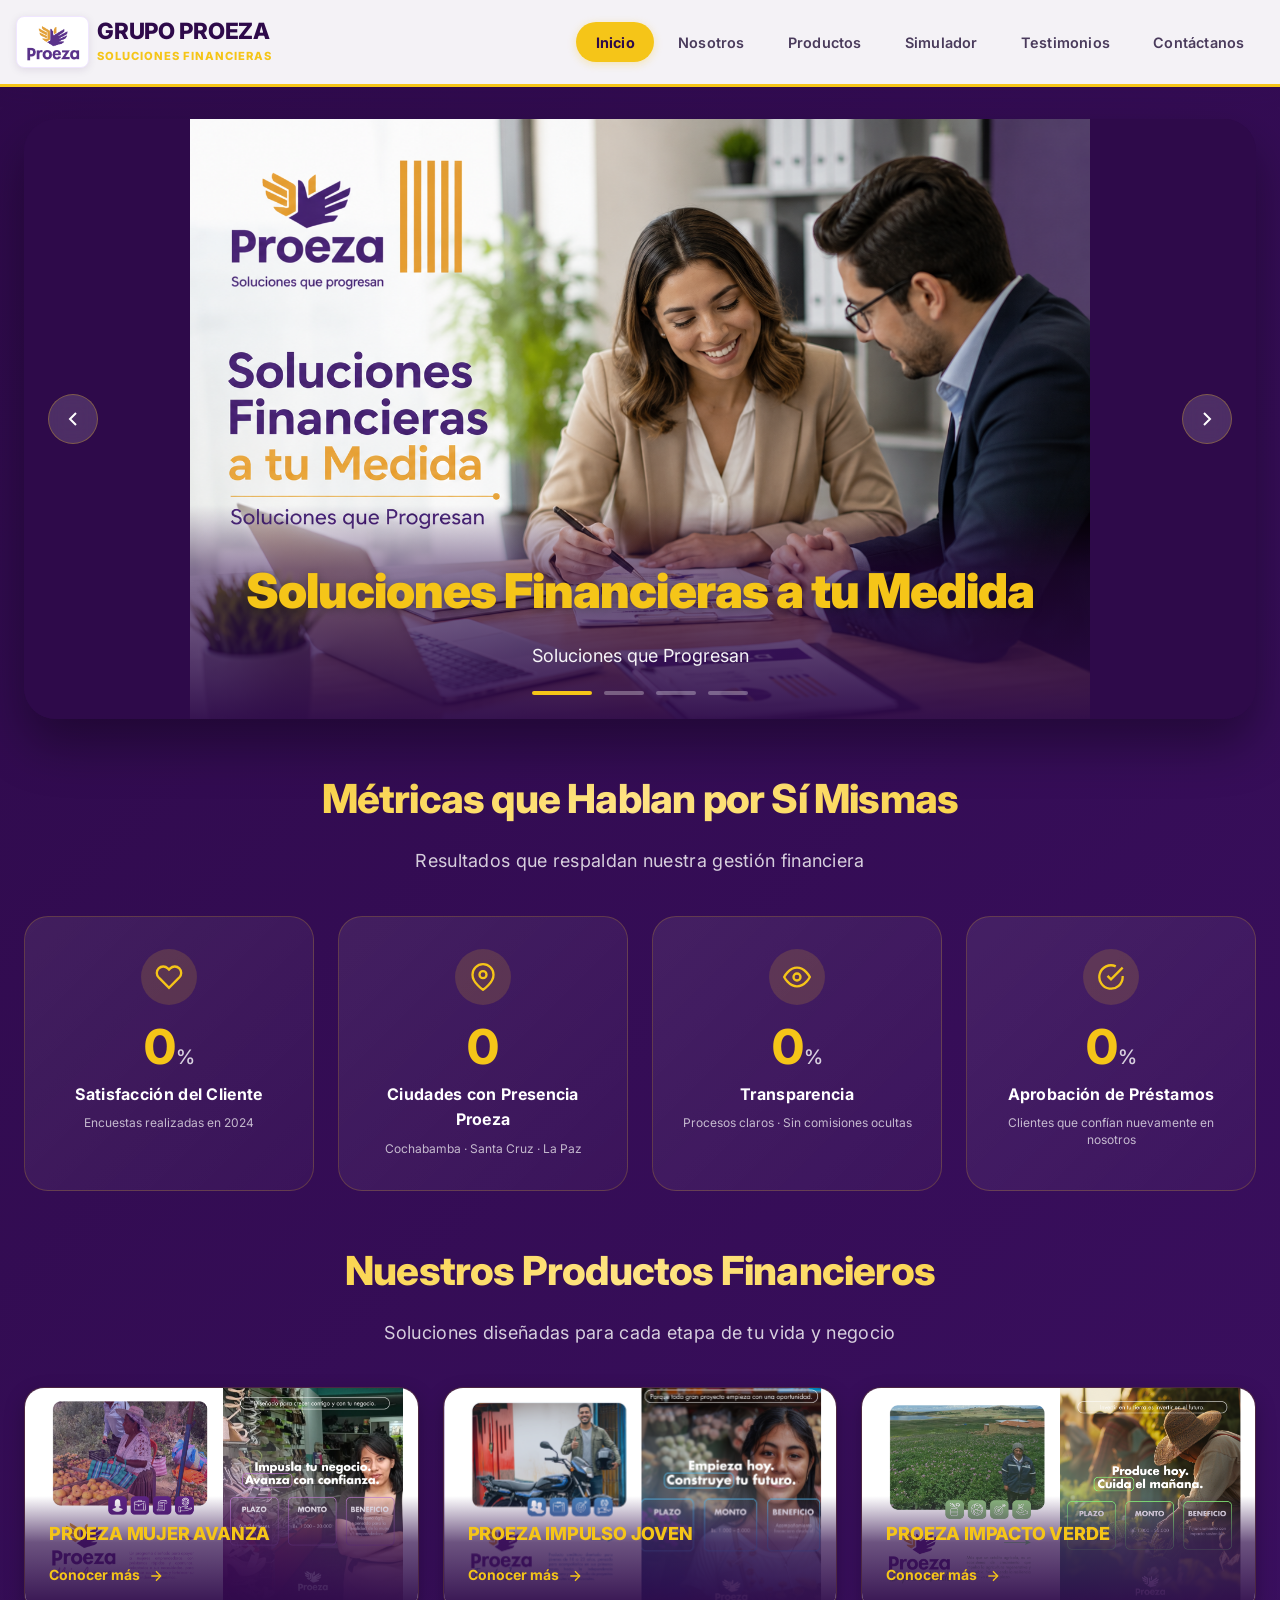
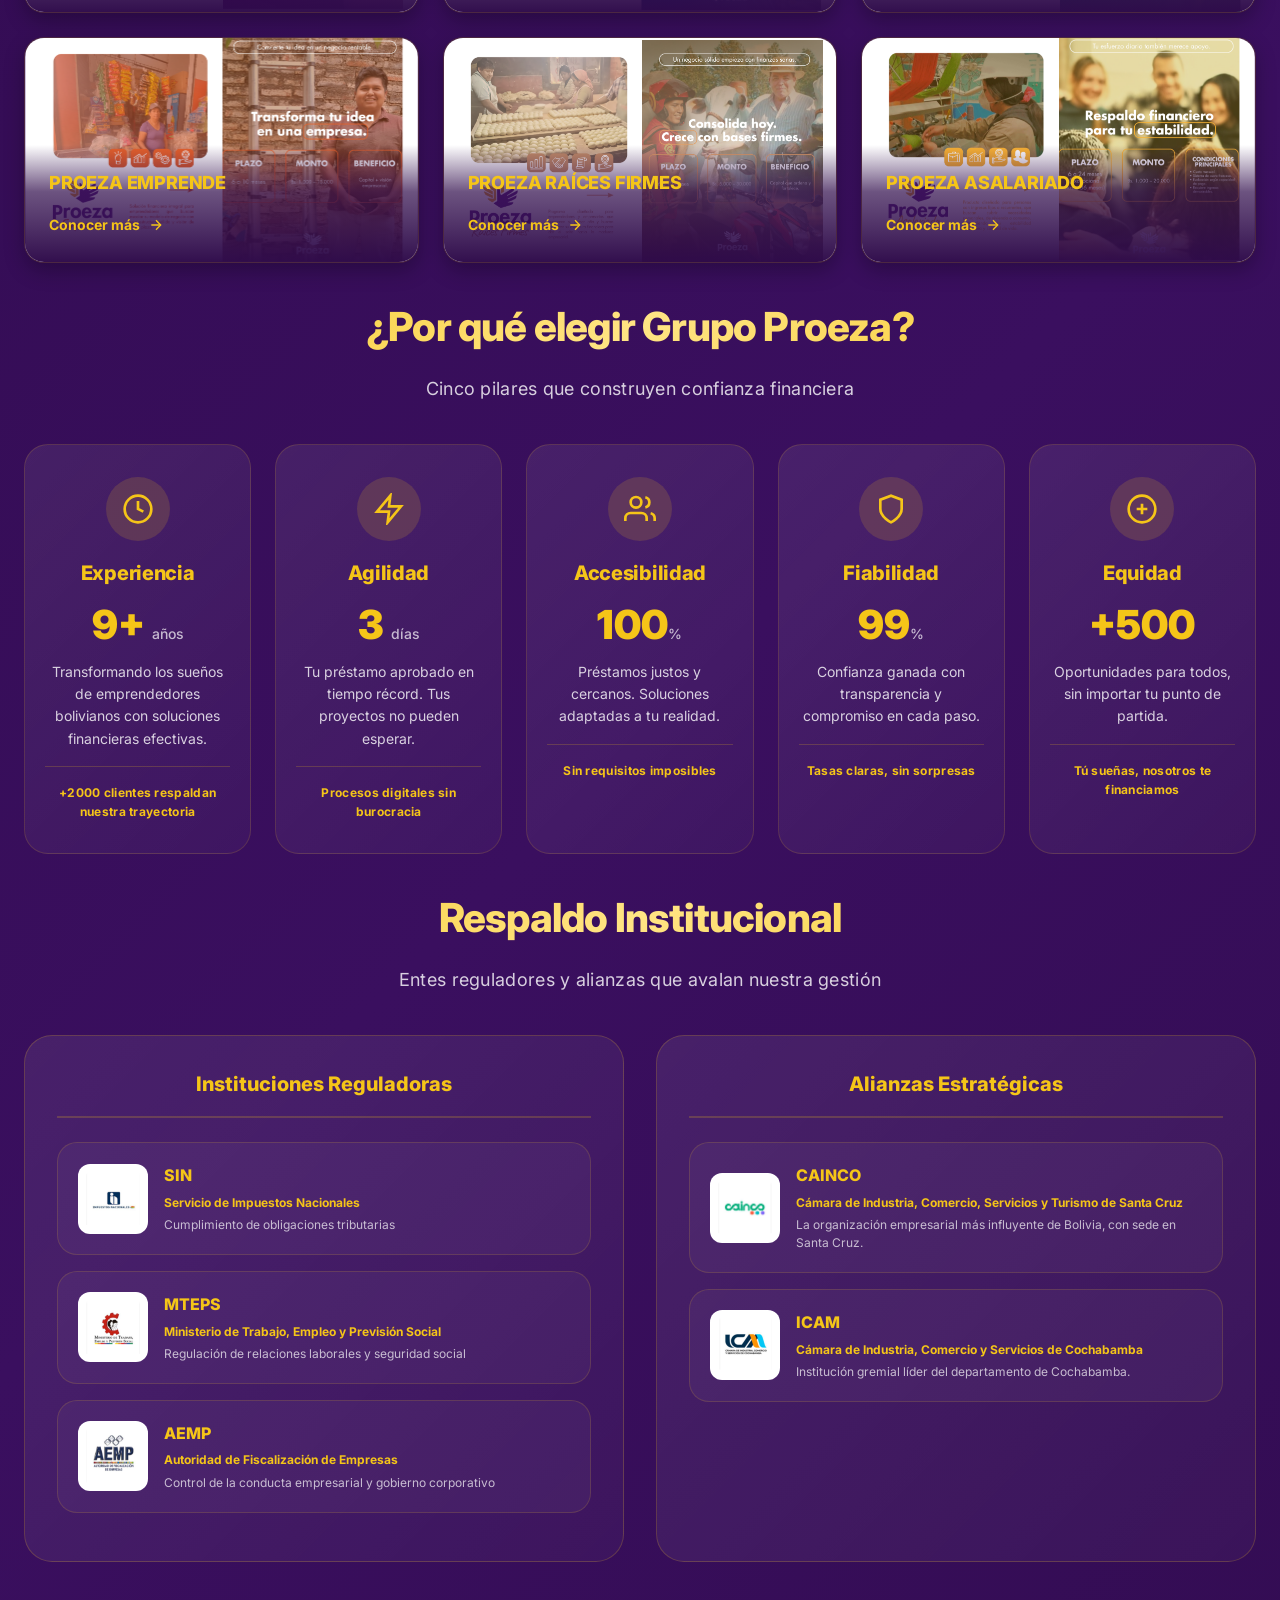
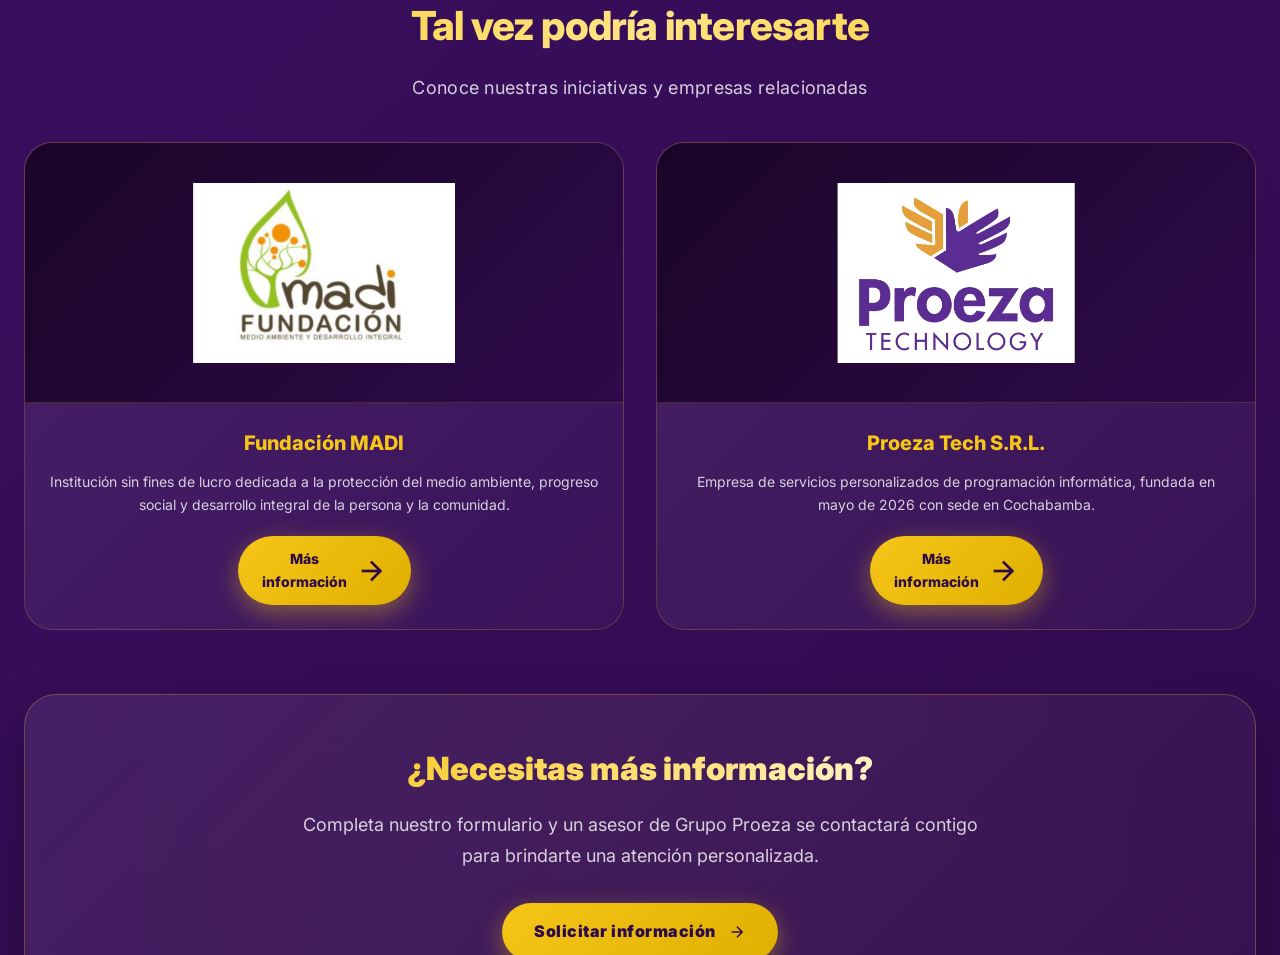
<file: index.html>
<!DOCTYPE html>
<html lang="es">
<head>
  <meta charset="UTF-8">
  <meta name="viewport" content="width=device-width, initial-scale=1.0">
  <title>Proeza limpio</title>
  <meta http-equiv="refresh" content="0;url=proeza_html5/index.html">
  <link rel="canonical" href="/proeza_html5/index.html">
</head>
<body>
  <p>Si no eres redirigido automáticamente, <a href="proeza_html5/index.html">haz clic aquí para ir al sitio</a>.</p>
</body>
</html>
</file>
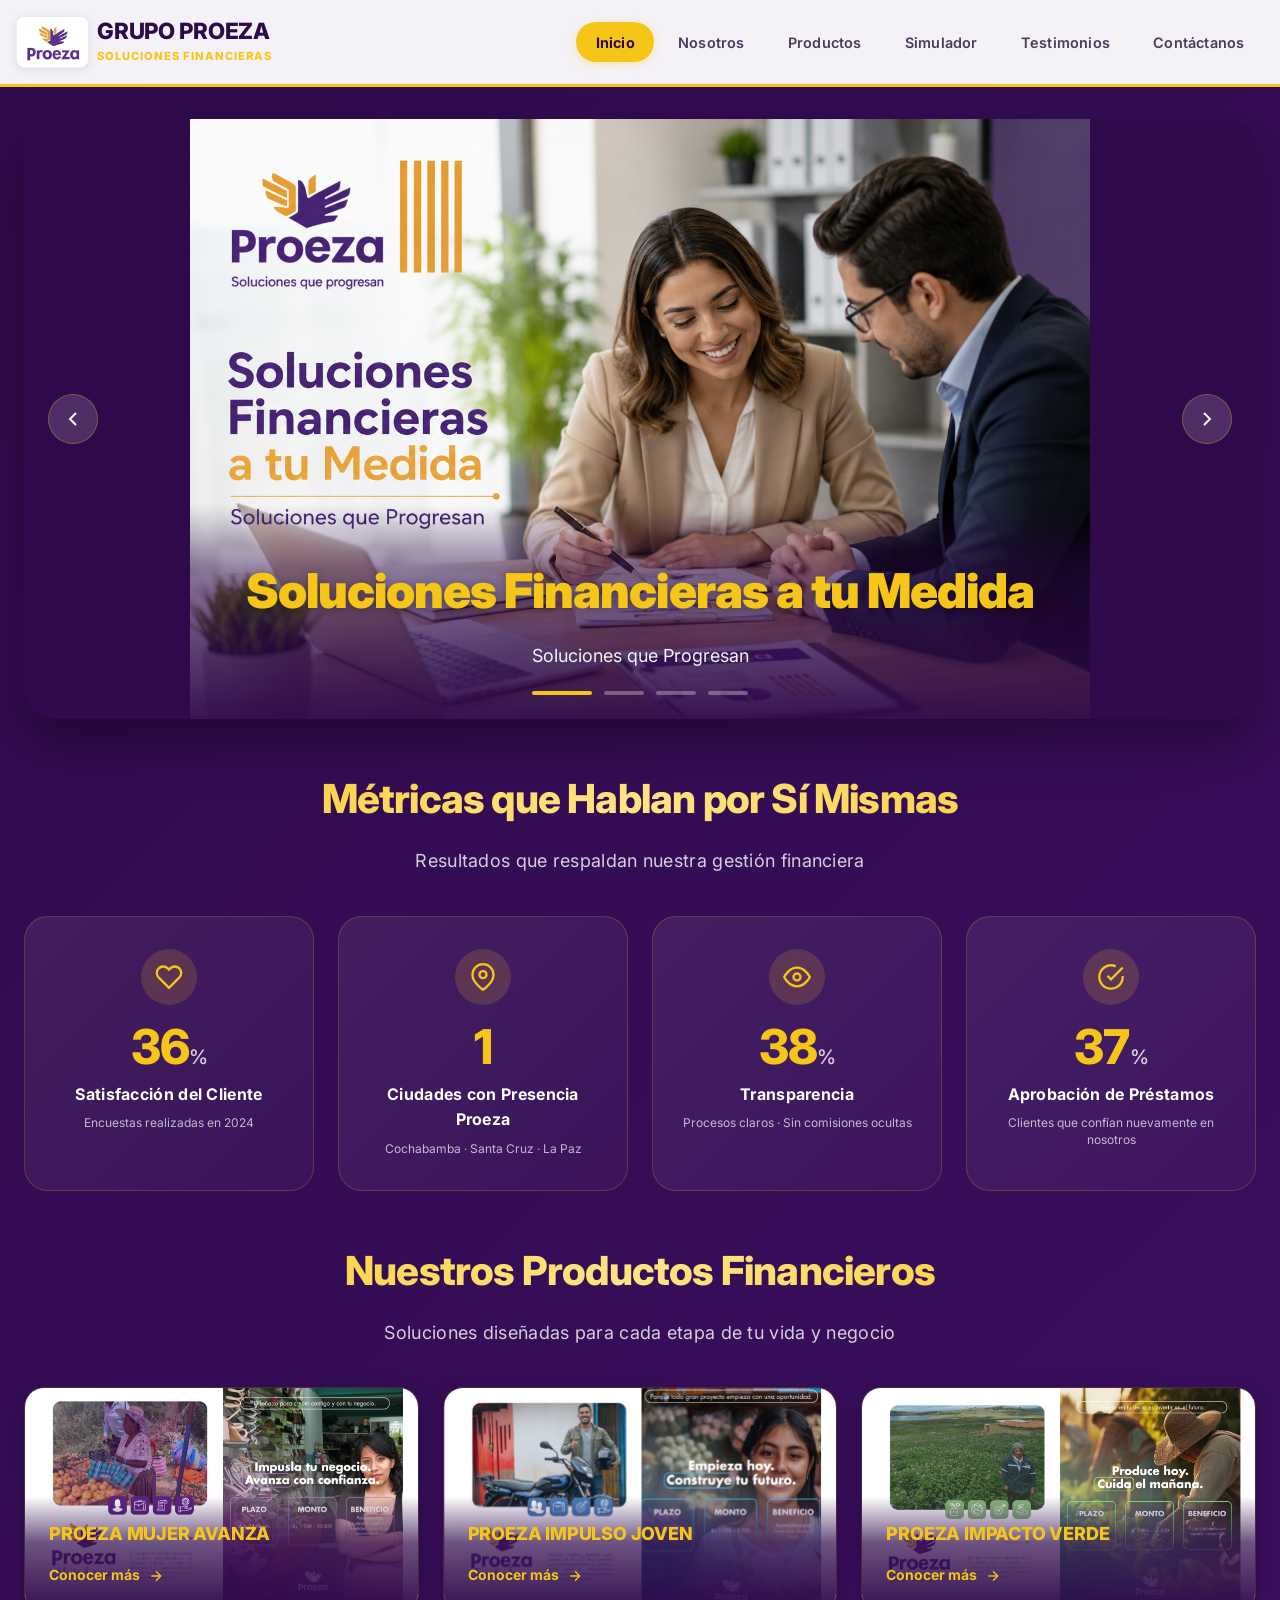
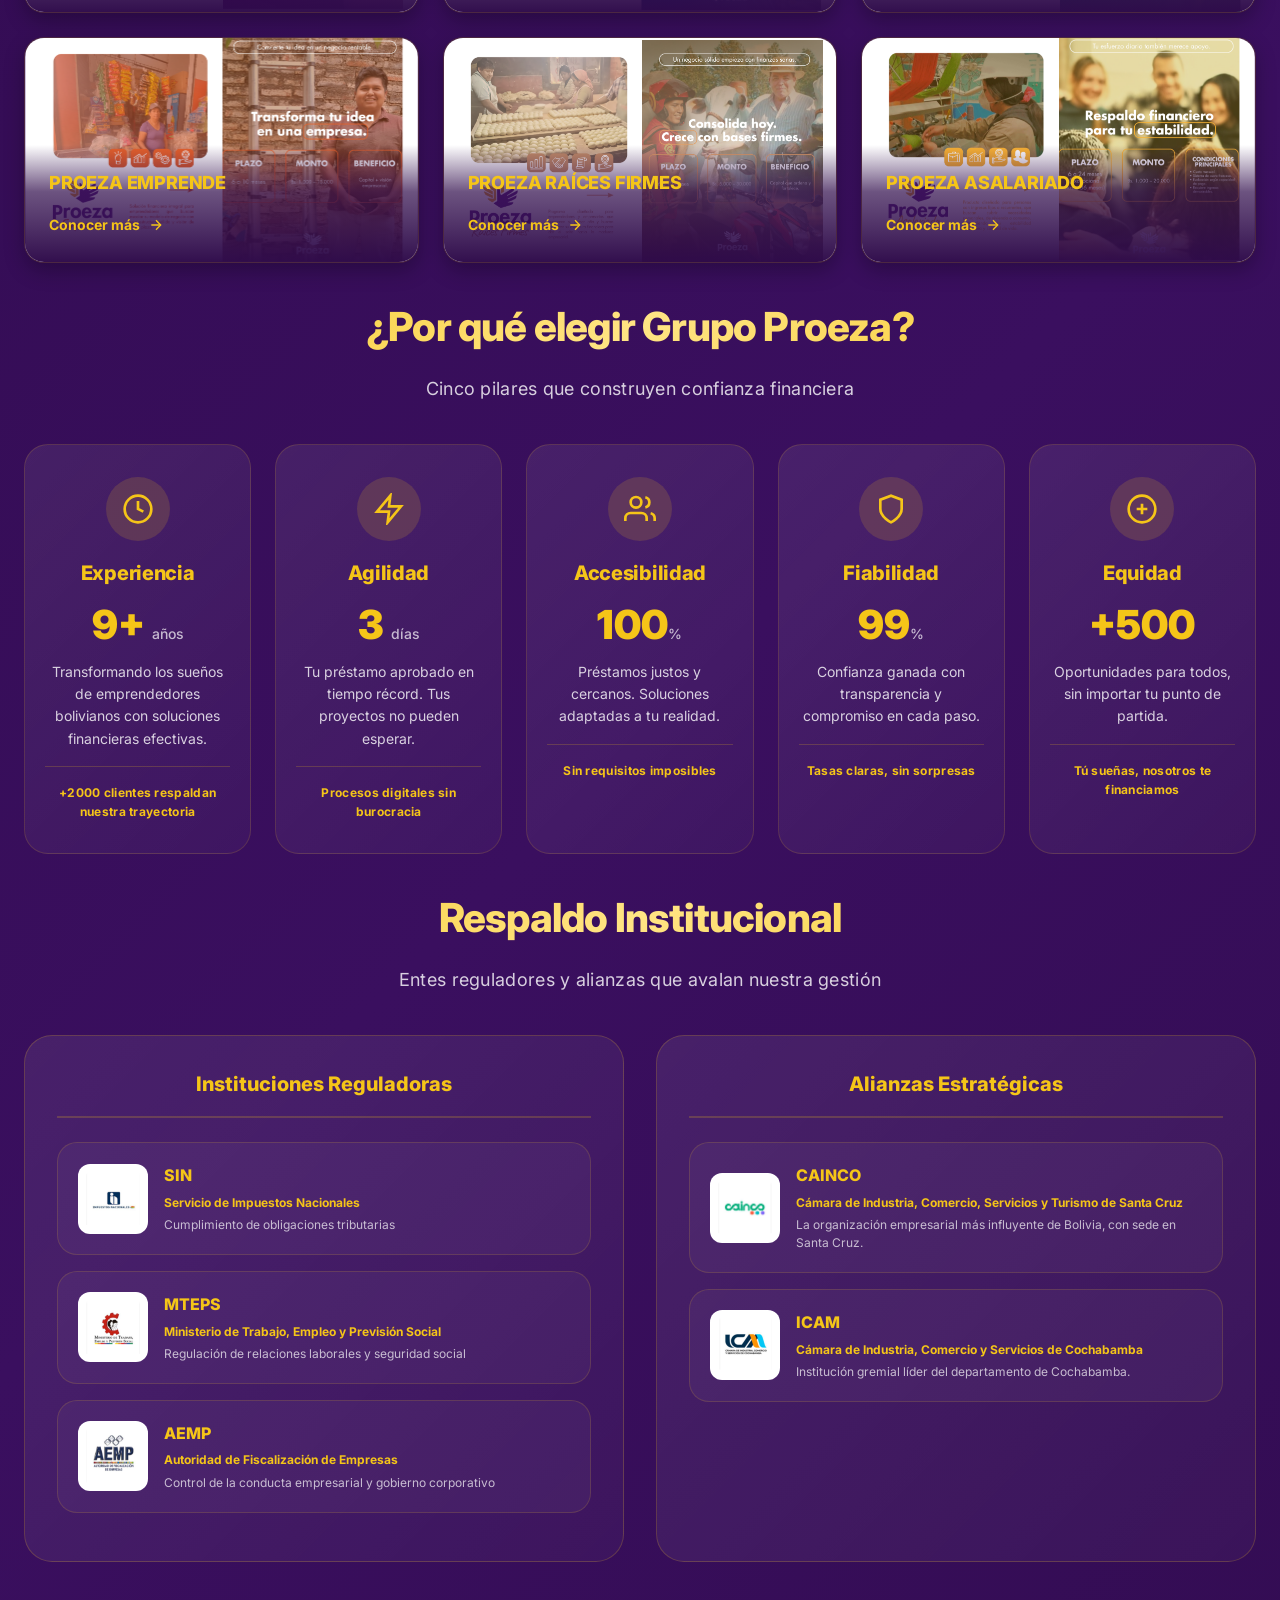
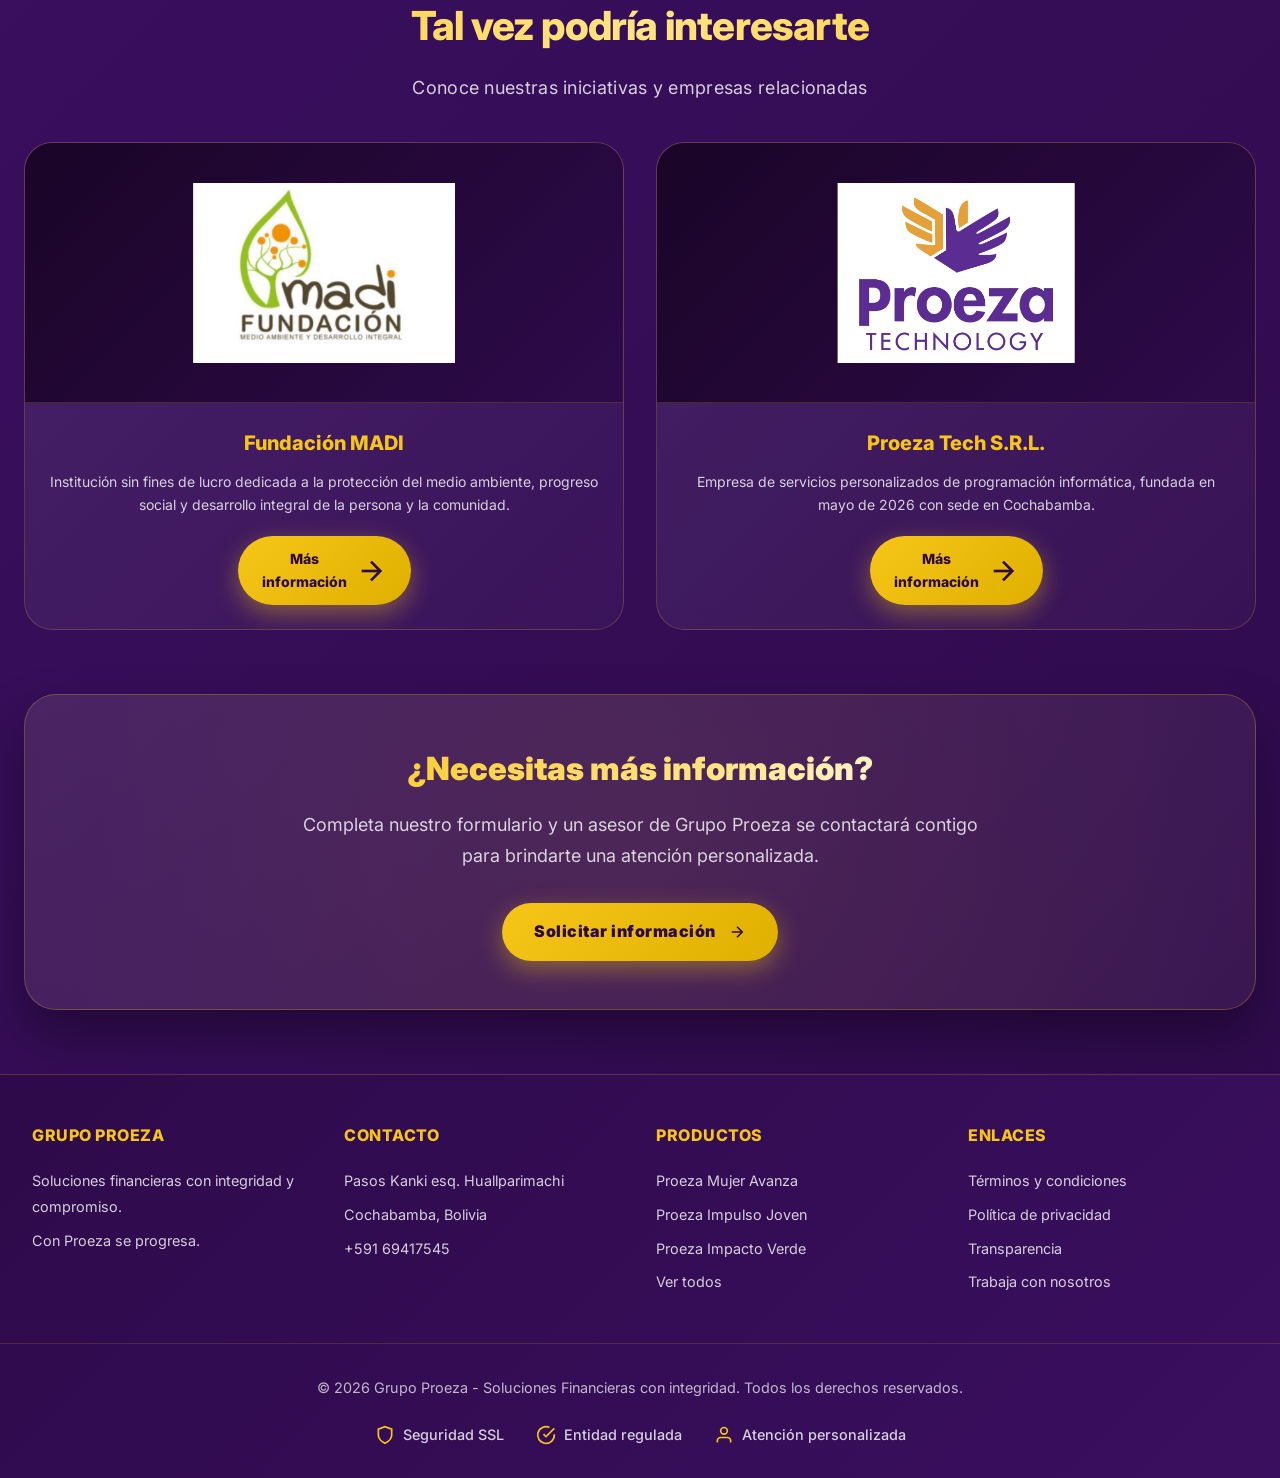
<file: proeza_html5/index.html>
<!DOCTYPE html>
<html lang="es">
<head>

    <meta charset="UTF-8">
    <meta name="viewport" content="width=device-width, initial-scale=1.0">
    <meta name="description" content="Grupo Proeza - Soluciones financieras a tu medida. Créditos para mujeres emprendedoras, jóvenes, sector agropecuario y más. Más de 9 años transformando sueños en Bolivia.">
    <meta name="keywords" content="créditos, préstamos, microfinanzas, Bolivia, Grupo Proeza, Cochabamba, Santa Cruz, La Paz">
    <meta name="author" content="Grupo Proeza">
    <meta name="theme-color" content="#2E0A4A">
    
    <!-- Open Graph -->
    <meta property="og:type" content="website">
    <meta property="og:title" content="Grupo Proeza | Soluciones Financieras a tu Medida">
    <meta property="og:description" content="Más de 9 años transformando sueños en Bolivia. Créditos rápidos, transparentes y accesibles.">
    <meta property="og:image" content="../assets/inicio1.png">
    <meta property="og:url" content="https://proezagit-miqdpnnwmtkhorvp9fdxeh.streamlit.app/">
    
    <!-- Twitter -->
    <meta property="twitter:card" content="summary_large_image">
    <meta property="twitter:title" content="Grupo Proeza | Soluciones Financieras">
    <meta property="twitter:description" content="Créditos rápidos, transparentes y accesibles en Bolivia.">
    
    <!-- Favicon -->
    <link rel="icon" type="image/png" href="../assets/logo.png">
    <!-- Preconnect -->
    <link rel="preconnect" href="https://fonts.googleapis.com">
    <link rel="preconnect" href="https://fonts.gstatic.com" crossorigin>
    <link href="https://fonts.googleapis.com/css2?family=Inter:wght@400;600;700;800;900&display=swap" rel="stylesheet">
    
    <title>Grupo Proeza | Soluciones Financieras a tu Medida - Bolivia</title>
    
    <!-- Schema.org Organization -->
    <script type="application/ld+json">
    {
      "@context": "https://schema.org",
      "@type": "FinancialService",
      "name": "Grupo Proeza",
      "image": "../assets/logo.png",
      "url": "https://proezagit-miqdpnnwmtkhorvp9fdxeh.streamlit.app/",
      "telephone": "+59169417545",
      "description": "Soluciones financieras a tu medida. Créditos para mujeres emprendedoras, jóvenes, sector agropecuario y más.",
      "address": {
        "@type": "PostalAddress",
        "streetAddress": "Calle Pasos Kanki esq. Huallparimachi",
        "addressLocality": "Cochabamba",
        "addressCountry": "BO"
      },
      "foundingDate": "2017",
      "areaServed": ["Cochabamba", "Santa Cruz", "La Paz"],
      "sameAs": [
        "https://www.facebook.com/FINANCIERAPROEZASRL/",
        "https://www.instagram.com/proezasrl/",
        "https://bo.linkedin.com/company/grupoproeza"
      ]
    }
    </script>
    
    <style>
        /* ============================================
           DESIGN TOKENS
           ============================================ */
        :root {
            --color-primary-dark: #2E0A4A;
            --color-primary: #3A0F5F;
            --color-primary-light: #4A1570;
            
            --color-accent: #F5C518;
            --color-accent-light: #FFE484;
            --color-accent-dark: #E0B000;
            
            --color-white: #FFFFFF;
            --color-gray-50: rgba(255, 255, 255, 0.95);
            --color-gray-100: rgba(255, 255, 255, 0.92);
            --color-gray-200: rgba(255, 255, 255, 0.85);
            --color-gray-300: rgba(255, 255, 255, 0.80);
            --color-gray-400: rgba(255, 255, 255, 0.70);
            --color-gray-500: rgba(255, 255, 255, 0.60);
            
            --color-success: #25D366;
            
            --font-family-primary: 'Inter', system-ui, -apple-system, 'Segoe UI', Roboto, sans-serif;
            --font-size-xs: 0.75rem;
            --font-size-sm: 0.875rem;
            --font-size-base: 1rem;
            --font-size-lg: 1.125rem;
            --font-size-xl: 1.25rem;
            --font-size-2xl: 1.5rem;
            --font-size-3xl: 2rem;
            --font-size-4xl: 2.5rem;
            --font-size-5xl: 3rem;
            --font-size-6xl: 3.6rem;
            
            --spacing-1: 0.25rem;
            --spacing-2: 0.5rem;
            --spacing-3: 0.75rem;
            --spacing-4: 1rem;
            --spacing-5: 1.25rem;
            --spacing-6: 1.5rem;
            --spacing-8: 2rem;
            --spacing-10: 2.5rem;
            --spacing-12: 3rem;
            --spacing-16: 4rem;
            
            --radius-sm: 8px;
            --radius-md: 12px;
            --radius-lg: 20px;
            --radius-xl: 24px;
            --radius-2xl: 28px;
            --radius-3xl: 32px;
            --radius-full: 999px;
            
            --shadow-sm: 0 2px 8px rgba(0, 0, 0, 0.15);
            --shadow-md: 0 8px 20px rgba(0, 0, 0, 0.25);
            --shadow-lg: 0 20px 35px rgba(0, 0, 0, 0.3);
            --shadow-xl: 0 25px 50px rgba(0, 0, 0, 0.35);
            --shadow-accent: 0 8px 25px rgba(245, 197, 24, 0.4);
            
            --transition-fast: 0.15s ease;
            --transition-base: 0.3s ease;
            --transition-slow: 0.5s ease;
            
            --glass-bg: linear-gradient(135deg, rgba(255,255,255,0.08) 0%, rgba(255,255,255,0.03) 100%);
            --glass-border: rgba(245, 197, 24, 0.25);
            --glass-blur: blur(12px);
        }
        
        /* ============================================
           RESET Y BASE
           ============================================ */
        * {
            margin: 0;
            padding: 0;
            box-sizing: border-box;
        }
        
        html {
            scroll-behavior: smooth;
        }
        
        body {
            background: linear-gradient(135deg, var(--color-primary-dark) 0%, var(--color-primary) 50%, var(--color-primary-dark) 100%);
            font-family: var(--font-family-primary);
            color: var(--color-gray-100);
            line-height: 1.6;
            min-height: 100vh;
            -webkit-font-smoothing: antialiased;
            -moz-osx-font-smoothing: grayscale;
        }
        
        *:focus-visible {
            outline: 2px solid var(--color-accent);
            outline-offset: 2px;
            border-radius: var(--radius-sm);
        }
        
        .container {
            max-width: 1280px;
            margin: 0 auto;
            padding: 0 var(--spacing-6);
        }
        
        .sr-only {
            position: absolute;
            width: 1px;
            height: 1px;
            padding: 0;
            margin: -1px;
            overflow: hidden;
            clip: rect(0, 0, 0, 0);
            white-space: nowrap;
            border: 0;
        }
        
        /* ============================================
           HERO CARRUSEL - CORREGIDO
           ============================================ */
        .hero-carousel {
            position: relative;
            width: 100%;
            height: 600px;  /* Aumentado de 560px a 600px */
            overflow: hidden;
            border-radius: var(--radius-3xl);
            margin: var(--spacing-8) 0 var(--spacing-12);
            box-shadow: var(--shadow-xl);
            background: var(--color-primary-dark);
        }
        
        .carousel-slide {
            position: absolute;
            width: 100%;
            height: 100%;
            opacity: 0;
            transition: opacity 1.2s ease-in-out;
        }
        
        .carousel-slide.active {
            opacity: 1;
        }
        
        .carousel-slide img {
            width: 100%;
            height: 100%;
            object-fit: contain;  /* CAMBIADO de cover a contain */
            background: var(--color-primary-dark);  /* Fondo para espacios vacíos */
        }
        
        .carousel-overlay {
            position: absolute;
            bottom: 0;
            left: 0;
            right: 0;
            background: linear-gradient(to top, rgba(46,10,74,0.95) 0%, rgba(46,10,74,0.5) 70%, transparent 100%);
            color: white;
            padding: var(--spacing-12) var(--spacing-8);
            text-align: center;
        }
        
        .carousel-title {
            font-size: var(--font-size-5xl);
            font-weight: 900;
            margin-bottom: var(--spacing-3);
            letter-spacing: -0.02em;
            color: var(--color-accent);
            text-shadow: 0 2px 10px rgba(0,0,0,0.3);
        }
        
        .carousel-subtitle {
            font-size: var(--font-size-lg);
            font-weight: 400;
            opacity: 0.95;
            color: var(--color-white);
            max-width: 700px;
            margin: 0 auto;
        }
        
        .carousel-controls {
            position: absolute;
            top: 50%;
            left: 0;
            right: 0;
            transform: translateY(-50%);
            display: flex;
            justify-content: space-between;
            padding: 0 var(--spacing-6);
            pointer-events: none;
            z-index: 10;
        }
        
        .carousel-btn {
            width: 50px;
            height: 50px;
            border-radius: 50%;
            background: rgba(255, 255, 255, 0.15);
            backdrop-filter: blur(10px);
            border: 1px solid rgba(245, 197, 24, 0.3);
            color: var(--color-white);
            cursor: pointer;
            display: flex;
            align-items: center;
            justify-content: center;
            transition: all var(--transition-base);
            pointer-events: auto;
        }
        
        .carousel-btn:hover {
            background: var(--color-accent);
            color: var(--color-primary-dark);
            transform: scale(1.1);
        }
        
        .carousel-btn svg {
            width: 24px;
            height: 24px;
        }
        
        .carousel-indicators {
            position: absolute;
            bottom: var(--spacing-6);
            left: 50%;
            transform: translateX(-50%);
            display: flex;
            gap: var(--spacing-3);
            z-index: 10;
        }
        
        .carousel-indicator {
            width: 40px;
            height: 4px;
            border-radius: var(--radius-full);
            background: rgba(255, 255, 255, 0.3);
            cursor: pointer;
            transition: all var(--transition-base);
            border: none;
        }
        
        .carousel-indicator.active {
            background: var(--color-accent);
            width: 60px;
        }
        
        .carousel-indicator:hover {
            background: rgba(245, 197, 24, 0.6);
        }
        
        /* ============================================
           SECCIONES
           ============================================ */
        .section-title-premium {
            font-size: var(--font-size-4xl);
            font-weight: 800;
            text-align: center;
            background: linear-gradient(135deg, var(--color-accent) 0%, var(--color-accent-light) 50%, var(--color-accent) 100%);
            -webkit-background-clip: text;
            background-clip: text;
            -webkit-text-fill-color: transparent;
            margin-bottom: var(--spacing-4);
            letter-spacing: -0.02em;
        }
        
        .section-subtitle-premium {
            text-align: center;
            color: var(--color-gray-300);
            font-size: var(--font-size-lg);
            font-weight: 400;
            margin-bottom: var(--spacing-10);
            letter-spacing: 0.3px;
            max-width: 700px;
            margin-left: auto;
            margin-right: auto;
        }
        
        /* ============================================
           MÉTRICAS
           ============================================ */
        .metrics-container {
            display: grid;
            grid-template-columns: repeat(auto-fit, minmax(240px, 1fr));
            gap: var(--spacing-6);
            margin: var(--spacing-8) 0 var(--spacing-12);
        }
        
        .metric-card {
            background: var(--glass-bg);
            backdrop-filter: var(--glass-blur);
            border-radius: var(--radius-xl);
            padding: var(--spacing-8) var(--spacing-6);
            text-align: center;
            transition: all var(--transition-base);
            border: 1px solid rgba(245, 197, 24, 0.2);
            position: relative;
            overflow: hidden;
        }
        
        .metric-card::after {
            content: '';
            position: absolute;
            bottom: 0;
            left: 0;
            width: 100%;
            height: 3px;
            background: linear-gradient(90deg, transparent, var(--color-accent), transparent);
            transform: scaleX(0);
            transition: transform var(--transition-slow);
        }
        
        .metric-card:hover::after {
            transform: scaleX(1);
        }
        
        .metric-card:hover {
            transform: translateY(-6px);
            border-color: rgba(245, 197, 24, 0.5);
            box-shadow: var(--shadow-lg);
            background: linear-gradient(135deg, rgba(255,255,255,0.12) 0%, rgba(255,255,255,0.05) 100%);
        }
        
        .metric-icon {
            width: 56px;
            height: 56px;
            margin: 0 auto var(--spacing-4);
            background: rgba(245, 197, 24, 0.15);
            border-radius: 50%;
            display: flex;
            align-items: center;
            justify-content: center;
            color: var(--color-accent);
        }
        
        .metric-icon svg {
            width: 28px;
            height: 28px;
        }
        
        .metric-number {
            font-size: var(--font-size-5xl);
            font-weight: 800;
            color: var(--color-accent);
            line-height: 1.1;
            margin-bottom: var(--spacing-2);
            letter-spacing: -0.02em;
        }
        
        .metric-number small {
            font-size: var(--font-size-xl);
            font-weight: 500;
            color: var(--color-gray-300);
        }
        
        .metric-label {
            font-size: var(--font-size-base);
            font-weight: 700;
            color: var(--color-white);
            letter-spacing: 0.3px;
            margin-bottom: var(--spacing-2);
        }
        
        .metric-description {
            font-size: var(--font-size-xs);
            color: var(--color-gray-400);
            line-height: 1.4;
        }
        
        /* ============================================
           PRODUCTOS
           ============================================ */
        .products-grid {
            display: grid;
            grid-template-columns: repeat(auto-fill, minmax(340px, 1fr));
            gap: var(--spacing-6);
            margin: var(--spacing-8) 0;
        }
        
        .product-card-container {
            cursor: pointer;
            border-radius: var(--radius-lg);
            overflow: hidden;
            transition: all var(--transition-base);
            box-shadow: var(--shadow-md);
            position: relative;
            background: var(--color-primary-dark);
            border: 1px solid rgba(245, 197, 24, 0.15);
        }
        
        .product-card-container:hover {
            transform: translateY(-8px);
            box-shadow: 0 20px 35px rgba(245, 197, 24, 0.2);
            border-color: var(--color-accent);
        }
        
        .product-image-wrapper {
            position: relative;
            width: 100%;
            height: auto;
            aspect-ratio: 790 / 450;
            overflow: hidden;
        }
        
        .product-image {
            width: 100%;
            height: 100%;
            object-fit: cover;
            transition: transform var(--transition-slow);
            display: block;
        }
        
        .product-card-container:hover .product-image {
            transform: scale(1.08);
        }
        
        .product-overlay {
            position: absolute;
            bottom: 0;
            left: 0;
            right: 0;
            background: linear-gradient(to top, rgba(46,10,74,0.98) 0%, rgba(46,10,74,0.7) 60%, transparent 100%);
            padding: var(--spacing-6);
            color: white;
        }
        
        .product-title-overlay {
            font-size: var(--font-size-lg);
            font-weight: 800;
            margin-bottom: var(--spacing-2);
            color: var(--color-accent);
            letter-spacing: -0.2px;
        }
        
        .product-cta {
            display: inline-flex;
            align-items: center;
            gap: var(--spacing-2);
            margin-top: var(--spacing-2);
            color: var(--color-accent) !important;
            font-weight: 700;
            font-size: var(--font-size-sm);
            text-decoration: none;
            transition: all var(--transition-fast);
        }
        
        .product-cta:hover {
            color: var(--color-white) !important;
            gap: var(--spacing-3);
        }
        
        .product-cta svg {
            width: 16px;
            height: 16px;
            transition: transform var(--transition-fast);
        }
        
        .product-cta:hover svg {
            transform: translateX(4px);
        }
        
        /* ============================================
           VALORES
           ============================================ */
        .values-grid {
            display: grid;
            grid-template-columns: repeat(auto-fit, minmax(220px, 1fr));
            gap: var(--spacing-6);
            margin: var(--spacing-8) 0;
        }
        
        .value-card {
            background: var(--glass-bg);
            backdrop-filter: var(--glass-blur);
            border-radius: var(--radius-xl);
            padding: var(--spacing-8) var(--spacing-5);
            text-align: center;
            transition: all var(--transition-base);
            border: 1px solid rgba(245, 197, 24, 0.15);
            position: relative;
            overflow: hidden;
        }
        
        .value-card::before {
            content: '';
            position: absolute;
            top: 0;
            left: 0;
            width: 100%;
            height: 100%;
            background: radial-gradient(circle at 30% 20%, rgba(245,197,24,0.08), transparent 70%);
            opacity: 0;
            transition: opacity var(--transition-base);
        }
        
        .value-card:hover::before {
            opacity: 1;
        }
        
        .value-card:hover {
            transform: translateY(-6px);
            border-color: rgba(245, 197, 24, 0.35);
            box-shadow: var(--shadow-lg);
        }
        
        .value-icon {
            width: 64px;
            height: 64px;
            margin: 0 auto var(--spacing-4);
            background: rgba(245, 197, 24, 0.15);
            border-radius: 50%;
            display: flex;
            align-items: center;
            justify-content: center;
            color: var(--color-accent);
        }
        
        .value-icon svg {
            width: 32px;
            height: 32px;
        }
        
        .value-title {
            font-size: var(--font-size-xl);
            font-weight: 800;
            color: var(--color-accent);
            margin-bottom: var(--spacing-3);
            letter-spacing: -0.3px;
        }
        
        .value-number {
            font-size: var(--font-size-4xl);
            font-weight: 900;
            color: var(--color-accent);
            line-height: 1.2;
            margin: var(--spacing-3) 0;
        }
        
        .value-number small {
            font-size: var(--font-size-sm);
            font-weight: 500;
            color: var(--color-gray-400);
        }
        
        .value-description {
            color: var(--color-gray-300);
            font-size: var(--font-size-sm);
            line-height: 1.6;
            margin: var(--spacing-3) 0;
        }
        
        .value-highlight {
            color: var(--color-accent);
            font-weight: 700;
            font-size: var(--font-size-xs);
            margin-top: var(--spacing-4);
            padding-top: var(--spacing-4);
            border-top: 1px solid rgba(245, 197, 24, 0.2);
            letter-spacing: 0.3px;
        }
        
        /* ============================================
           RESPALDO INSTITUCIONAL
           ============================================ */
        .institucional-grid {
            display: grid;
            grid-template-columns: 1fr 1fr;
            gap: var(--spacing-8);
            margin: var(--spacing-8) 0;
        }
        
        .institucional-column {
            background: var(--glass-bg);
            backdrop-filter: var(--glass-blur);
            border-radius: var(--radius-2xl);
            padding: var(--spacing-8);
            border: 1px solid rgba(245, 197, 24, 0.2);
        }
        
        .institucional-title {
            color: var(--color-accent);
            font-size: var(--font-size-xl);
            font-weight: 800;
            text-align: center;
            margin-bottom: var(--spacing-6);
            padding-bottom: var(--spacing-4);
            border-bottom: 2px solid rgba(245, 197, 24, 0.2);
        }
        
        .reguladora-item, .alianza-item {
            background: rgba(255, 255, 255, 0.04);
            border: 1px solid rgba(245, 197, 24, 0.15);
            border-radius: var(--radius-lg);
            padding: var(--spacing-5);
            margin-bottom: var(--spacing-4);
            display: flex;
            align-items: center;
            gap: var(--spacing-4);
            transition: all var(--transition-base);
        }
        
        .reguladora-item:hover, .alianza-item:hover {
            border-color: rgba(245, 197, 24, 0.4);
            background: rgba(245, 197, 24, 0.05);
            transform: translateX(4px);
        }
        
        .reguladora-logo, .alianza-logo {
            flex-shrink: 0;
            width: 70px;
            height: 70px;
            background: white;
            border-radius: var(--radius-md);
            display: flex;
            align-items: center;
            justify-content: center;
            padding: var(--spacing-2);
        }
        
        .reguladora-logo img, .alianza-logo img {
            max-width: 100%;
            max-height: 100%;
            object-fit: contain;
        }
        
        .reguladora-info h4, .alianza-info h4 {
            color: var(--color-accent);
            font-size: var(--font-size-base);
            font-weight: 800;
            margin-bottom: var(--spacing-1);
        }
        
        .reguladora-info .nombre-completo, .alianza-info .nombre-completo {
            color: var(--color-accent);
            font-size: var(--font-size-xs);
            font-weight: 700;
            margin-bottom: var(--spacing-1);
        }
        
        .reguladora-info p, .alianza-info p {
            color: var(--color-gray-400);
            font-size: var(--font-size-xs);
            line-height: 1.5;
        }
        
        /* ============================================
           TAL VEZ PODRÍA INTERESARTE
           ============================================ */
        .interes-grid {
            display: grid;
            grid-template-columns: repeat(2, 1fr);
            gap: var(--spacing-8);
            margin: var(--spacing-8) 0;
        }
        
        .interes-card {
            background: var(--glass-bg);
            backdrop-filter: var(--glass-blur);
            border-radius: var(--radius-2xl);
            overflow: hidden;
            border: 1px solid rgba(245, 197, 24, 0.2);
            transition: all var(--transition-base);
        }
        
        .interes-card:hover {
            transform: translateY(-6px);
            border-color: var(--color-accent);
            box-shadow: var(--shadow-lg);
        }
        
        .interes-image-container {
            background: linear-gradient(135deg, #1A0527, var(--color-primary-dark));
            padding: var(--spacing-8);
            display: flex;
            align-items: center;
            justify-content: center;
            min-height: 260px;
            border-bottom: 1px solid rgba(245, 197, 24, 0.2);
        }
        
        .interes-image-container img {
            max-width: 100%;
            max-height: 180px;
            object-fit: contain;
        }
        
        .interes-body {
            padding: var(--spacing-6);
            text-align: center;
        }
        
        .interes-title {
            color: var(--color-accent);
            font-size: var(--font-size-xl);
            font-weight: 800;
            margin-bottom: var(--spacing-3);
        }
        
        .interes-description {
            color: var(--color-gray-300);
            font-size: var(--font-size-sm);
            line-height: 1.6;
            margin-bottom: var(--spacing-5);
        }
        
        .btn-interes {
            display: inline-flex;
            align-items: center;
            gap: var(--spacing-2);
            background: linear-gradient(135deg, var(--color-accent) 0%, var(--color-accent-dark) 100%);
            color: var(--color-primary-dark) !important;
            border: none;
            border-radius: var(--radius-full);
            padding: var(--spacing-3) var(--spacing-6);
            font-weight: 800;
            font-size: var(--font-size-sm);
            cursor: pointer;
            transition: all var(--transition-base);
            box-shadow: var(--shadow-accent);
            font-family: inherit;
            text-decoration: none;
        }
        
        .btn-interes:hover {
            transform: translateY(-2px);
            box-shadow: 0 12px 28px rgba(245, 197, 24, 0.5);
        }
        
        /* ============================================
           MODAL
           ============================================ */
           
        .modal-overlay {
            display: none;
            position: fixed;
            top: 0;
            left: 0;
            right: 0;
            bottom: 0;
            background: rgba(0, 0, 0, 0.85);
            z-index: 10000;
            align-items: center;
            justify-content: center;
            padding: var(--spacing-6);
            opacity: 0;
            transition: opacity 0.3s ease;
            pointer-events: none;
        }

        .modal-overlay.active {
            display: flex;
            opacity: 1;
            pointer-events: auto;
        }

        .modal-content {
            background: linear-gradient(135deg, #1A0527 0%, var(--color-primary-dark) 100%);
            border-radius: var(--radius-3xl);
            max-width: 800px;
            width: 100%;
            max-height: 90vh;
            overflow-y: auto;
            border: 2px solid rgba(245, 197, 24, 0.4);
            box-shadow: 0 30px 60px rgba(0, 0, 0, 0.5);
            transform: scale(0.95);
            opacity: 0;
            transition: transform 0.3s ease, opacity 0.3s ease;
            position: relative;
            z-index: 10001;
        }

        .modal-overlay.active .modal-content {
            transform: scale(1);
            opacity: 1;
        }

        .modal-header {
            padding: var(--spacing-6) var(--spacing-8);
            border-bottom: 1px solid rgba(245, 197, 24, 0.2);
            display: flex;
            justify-content: space-between;
            align-items: center;
        }

        .modal-title {
            color: var(--color-accent);
            font-size: var(--font-size-2xl);
            font-weight: 900;
        }

        .modal-close {
            width: 40px;
            height: 40px;
            border-radius: 50%;
            background: rgba(255, 255, 255, 0.1);
            border: 1px solid rgba(245, 197, 24, 0.3);
            color: var(--color-white);
            cursor: pointer;
            display: flex;
            align-items: center;
            justify-content: center;
            transition: all var(--transition-fast);
        }

        .modal-close:hover {
            background: var(--color-accent);
            color: var(--color-primary-dark);
            transform: rotate(90deg);
        }

        .modal-close svg {
            width: 20px;
            height: 20px;
        }

        .modal-body {
            padding: var(--spacing-8);
            color: var(--color-gray-200);
            line-height: 1.8;
        }

        .modal-body h3 {
            color: var(--color-accent);
            font-size: var(--font-size-xl);
            font-weight: 800;
            margin: var(--spacing-6) 0 var(--spacing-3);
        }

        .modal-body h3:first-child {
            margin-top: 0;
        }

        .modal-body strong {
            color: var(--color-accent);
        }

        .modal-body ul {
            margin: var(--spacing-3) 0;
            padding-left: var(--spacing-6);
        }

        .modal-body li {
            margin-bottom: var(--spacing-2);
        }

        .modal-body a {
            color: var(--color-accent);
            text-decoration: underline;
        }
        
        /* ============================================
           CTA FINAL
           ============================================ */
        .cta-section {
            text-align: center;
            margin: var(--spacing-16) 0 var(--spacing-8);
            padding: var(--spacing-12) var(--spacing-6);
            background: var(--glass-bg);
            backdrop-filter: var(--glass-blur);
            border: 1px solid rgba(245, 197, 24, 0.28);
            border-radius: var(--radius-3xl);
            box-shadow: var(--shadow-xl);
            position: relative;
            overflow: hidden;
        }
        
        .cta-section::before {
            content: '';
            position: absolute;
            top: -50%;
            left: -50%;
            width: 200%;
            height: 200%;
            background: radial-gradient(circle, rgba(245, 197, 24, 0.08) 0%, transparent 70%);
            animation: pulse-bg 15s ease-in-out infinite;
            pointer-events: none;
        }
        
        @keyframes pulse-bg {
            0%, 100% { transform: scale(1); opacity: 0.3; }
            50% { transform: scale(1.2); opacity: 0.6; }
        }
        
        .cta-content {
            position: relative;
            z-index: 1;
            max-width: 700px;
            margin: 0 auto;
        }
        
        .cta-section h3 {
            background: linear-gradient(135deg, var(--color-accent) 0%, var(--color-accent-light) 60%, var(--color-white) 100%);
            -webkit-background-clip: text;
            background-clip: text;
            -webkit-text-fill-color: transparent;
            font-size: var(--font-size-3xl);
            font-weight: 900;
            margin-bottom: var(--spacing-4);
        }
        
        .cta-section p {
            color: var(--color-gray-300);
            font-size: var(--font-size-lg);
            line-height: 1.7;
            margin-bottom: var(--spacing-8);
        }
        
        .btn-premium {
            display: inline-flex;
            align-items: center;
            gap: var(--spacing-3);
            background: linear-gradient(135deg, var(--color-accent) 0%, var(--color-accent-dark) 100%);
            color: var(--color-primary-dark) !important;
            border-radius: 60px;
            font-weight: 900;
            padding: var(--spacing-4) var(--spacing-8);
            text-align: center;
            cursor: pointer;
            transition: all var(--transition-base);
            box-shadow: var(--shadow-accent);
            text-decoration: none;
            font-size: var(--font-size-base);
            letter-spacing: 0.5px;
            border: none;
            font-family: inherit;
            min-height: 54px;
        }
        
        .btn-premium:hover {
            transform: translateY(-3px);
            box-shadow: 0 16px 35px rgba(245, 197, 24, 0.5);
        }
        
        .btn-premium svg {
            width: 18px;
            height: 18px;
            transition: transform var(--transition-base);
        }
        
        .btn-premium:hover svg {
            transform: translateX(4px);
        }
        
        /* ============================================
           RESPONSIVE - CORREGIDO
           ============================================ */
        @media (max-width: 1024px) {
            .hero-carousel {
                height: 520px;  /* Ajustado */
            }
            
            .carousel-title {
                font-size: var(--font-size-4xl);
            }
            
            .institucional-grid {
                grid-template-columns: 1fr;
            }
        }
        
        @media (max-width: 768px) {
            .container {
                padding: 0 var(--spacing-4);
            }
            
            .hero-carousel {
                height: 440px;  /* Ajustado */
                border-radius: var(--radius-2xl);
            }
            
            .carousel-title {
                font-size: var(--font-size-2xl);
            }
            
            .carousel-subtitle {
                font-size: var(--font-size-sm);
            }
            
            .carousel-overlay {
                padding: var(--spacing-6) var(--spacing-4);
            }
            
            .carousel-btn {
                width: 40px;
                height: 40px;
            }
            
            .section-title-premium {
                font-size: var(--font-size-2xl);
            }
            
            .section-subtitle-premium {
                font-size: var(--font-size-base);
            }
            
            .products-grid {
                grid-template-columns: 1fr;
            }
            
            .values-grid {
                grid-template-columns: 1fr;
            }
            
            .interes-grid {
                grid-template-columns: 1fr;
            }
            
            .cta-section {
                padding: var(--spacing-8) var(--spacing-4);
            }
            
            .cta-section h3 {
                font-size: var(--font-size-xl);
            }
            
            .modal-header {
                padding: var(--spacing-4) var(--spacing-6);
            }
            
            .modal-body {
                padding: var(--spacing-6);
            }
        }
        
        @media (max-width: 480px) {
            .hero-carousel {
                height: 380px;  /* Ajustado */
            }
            
            .carousel-title {
                font-size: var(--font-size-xl);
            }
            
            .metric-number {
                font-size: var(--font-size-3xl);
            }
            
            .value-number {
                font-size: var(--font-size-2xl);
            }
        }
        
        /* ============================================
           ANIMACIONES
           ============================================ */
        @keyframes pageEnter {
    from { 
        opacity: 0;
        transform: translateY(4px);
    }
    to { 
        opacity: 1;
        transform: translateY(0);
    }
}
    </style>
</head>
<body style="opacity: 0; animation: pageEnter 0.2s cubic-bezier(0.4, 0, 0.2, 1) forwards;">

<!-- ============================================
     CONTENEDOR DEL NAVBAR (Inyectado por navbar.js)
     ============================================ -->
<div id="navbar-container"></div>

<!-- ============================================
     CONTENIDO PRINCIPAL DE LA PÁGINA
     ============================================ -->
<main>
    <div class="container">
        <!-- Hero Carrusel -->
        <section class="hero-carousel" id="heroCarousel" aria-label="Carrusel de presentación">
            <div class="carousel-slide active">
                <img src="../assets/carrusel1.png" alt="Soluciones Financieras a tu Medida" loading="eager">
                <div class="carousel-overlay">
                    <h1 class="carousel-title">Soluciones Financieras a tu Medida</h1>
                    <p class="carousel-subtitle">Soluciones que Progresan</p>
                </div>
            </div>
            <div class="carousel-slide">
                <img src="../assets/carrusel2.png" alt="Acompañamiento Personalizado" loading="lazy">
                <div class="carousel-overlay">
                    <h2 class="carousel-title">Acompañamiento Personalizado</h2>
                    <p class="carousel-subtitle">Te guiamos en cada paso hacia tu éxito financiero</p>
                </div>
            </div>
            <div class="carousel-slide">
                <img src="../assets/carrusel3.png" alt="Presencia Nacional" loading="lazy">
                <div class="carousel-overlay">
                    <h2 class="carousel-title">Presencia Nacional</h2>
                    <p class="carousel-subtitle">Oficinas en los principales centros económicos de Bolivia</p>
                </div>
            </div>
            <div class="carousel-slide">
                <img src="../assets/carrusel4.png" alt="Tecnología e Innovación" loading="lazy">
                <div class="carousel-overlay">
                    <h2 class="carousel-title">Tecnología e Innovación</h2>
                    <p class="carousel-subtitle">Procesos rápidos y seguros para tu tranquilidad</p>
                </div>
            </div>
            
            <div class="carousel-controls">
                <button class="carousel-btn" id="prevBtn" aria-label="Anterior">
                    <svg viewBox="0 0 24 24" fill="none" stroke="currentColor" stroke-width="2">
                        <polyline points="15 18 9 12 15 6"></polyline>
                    </svg>
                </button>
                <button class="carousel-btn" id="nextBtn" aria-label="Siguiente">
                    <svg viewBox="0 0 24 24" fill="none" stroke="currentColor" stroke-width="2">
                        <polyline points="9 18 15 12 9 6"></polyline>
                    </svg>
                </button>
            </div>
            
            <div class="carousel-indicators" role="tablist" aria-label="Indicadores del carrusel">
                <button class="carousel-indicator active" data-slide="0" aria-label="Ir a slide 1" aria-selected="true"></button>
                <button class="carousel-indicator" data-slide="1" aria-label="Ir a slide 2" aria-selected="false"></button>
                <button class="carousel-indicator" data-slide="2" aria-label="Ir a slide 3" aria-selected="false"></button>
                <button class="carousel-indicator" data-slide="3" aria-label="Ir a slide 4" aria-selected="false"></button>
            </div>
        </section>

        <!-- Métricas -->
        <section class="fade-in" aria-labelledby="metrics-title">
            <h2 class="section-title-premium" id="metrics-title">Métricas que Hablan por Sí Mismas</h2>
            <p class="section-subtitle-premium">Resultados que respaldan nuestra gestión financiera</p>
            
            <div class="metrics-container">
                <div class="metric-card">
                    <div class="metric-icon" aria-hidden="true">
                        <svg viewBox="0 0 24 24" fill="none" stroke="currentColor" stroke-width="2">
                            <path d="M20.84 4.61a5.5 5.5 0 0 0-7.78 0L12 5.67l-1.06-1.06a5.5 5.5 0 0 0-7.78 7.78l1.06 1.06L12 21.23l7.78-7.78 1.06-1.06a5.5 5.5 0 0 0 0-7.78z"></path>
                        </svg>
                    </div>
                    <div class="metric-number"><span class="counter" data-target="95">0</span><small>%</small></div>
                    <div class="metric-label">Satisfacción del Cliente</div>
                    <div class="metric-description">Encuestas realizadas en 2024</div>
                </div>
                
                <div class="metric-card">
                    <div class="metric-icon" aria-hidden="true">
                        <svg viewBox="0 0 24 24" fill="none" stroke="currentColor" stroke-width="2">
                            <path d="M21 10c0 7-9 13-9 13s-9-6-9-13a9 9 0 0 1 18 0z"></path>
                            <circle cx="12" cy="10" r="3"></circle>
                        </svg>
                    </div>
                    <div class="metric-number"><span class="counter" data-target="3">0</span></div>
                    <div class="metric-label">Ciudades con Presencia Proeza</div>
                    <div class="metric-description">Cochabamba · Santa Cruz · La Paz</div>
                </div>
                
                <div class="metric-card">
                    <div class="metric-icon" aria-hidden="true">
                        <svg viewBox="0 0 24 24" fill="none" stroke="currentColor" stroke-width="2">
                            <path d="M1 12s4-8 11-8 11 8 11 8-4 8-11 8-11-8-11-8z"></path>
                            <circle cx="12" cy="12" r="3"></circle>
                        </svg>
                    </div>
                    <div class="metric-number"><span class="counter" data-target="100">0</span><small>%</small></div>
                    <div class="metric-label">Transparencia</div>
                    <div class="metric-description">Procesos claros · Sin comisiones ocultas</div>
                </div>
                
                <div class="metric-card">
                    <div class="metric-icon" aria-hidden="true">
                        <svg viewBox="0 0 24 24" fill="none" stroke="currentColor" stroke-width="2">
                            <path d="M22 11.08V12a10 10 0 1 1-5.93-9.14"></path>
                            <polyline points="22 4 12 14.01 9 11.01"></polyline>
                        </svg>
                    </div>
                    <div class="metric-number"><span class="counter" data-target="98">0</span><small>%</small></div>
                    <div class="metric-label">Aprobación de Préstamos</div>
                    <div class="metric-description">Clientes que confían nuevamente en nosotros</div>
                </div>
            </div>
        </section>

        <!-- Productos -->
        <section class="fade-in" aria-labelledby="products-title">
            <h2 class="section-title-premium" id="products-title">Nuestros Productos Financieros</h2>
            <p class="section-subtitle-premium">Soluciones diseñadas para cada etapa de tu vida y negocio</p>
            
            <div class="products-grid" id="productsGrid">
                <!-- Productos generados dinámicamente -->
            </div>
        </section>

        <!-- Valores -->
        <section class="fade-in" aria-labelledby="values-title">
            <h2 class="section-title-premium" id="values-title">¿Por qué elegir Grupo Proeza?</h2>
            <p class="section-subtitle-premium">Cinco pilares que construyen confianza financiera</p>
            
            <div class="values-grid">
                <div class="value-card">
                    <div class="value-icon" aria-hidden="true">
                        <svg viewBox="0 0 24 24" fill="none" stroke="currentColor" stroke-width="2">
                            <circle cx="12" cy="12" r="10"></circle>
                            <polyline points="12 6 12 12 16 14"></polyline>
                        </svg>
                    </div>
                    <div class="value-title">Experiencia</div>
                    <div class="value-number">9+ <small>años</small></div>
                    <div class="value-description">Transformando los sueños de emprendedores bolivianos con soluciones financieras efectivas.</div>
                    <div class="value-highlight">+2000 clientes respaldan nuestra trayectoria</div>
                </div>
                
                <div class="value-card">
                    <div class="value-icon" aria-hidden="true">
                        <svg viewBox="0 0 24 24" fill="none" stroke="currentColor" stroke-width="2">
                            <polygon points="13 2 3 14 12 14 11 22 21 10 12 10 13 2"></polygon>
                        </svg>
                    </div>
                    <div class="value-title">Agilidad</div>
                    <div class="value-number">3 <small>días</small></div>
                    <div class="value-description">Tu préstamo aprobado en tiempo récord. Tus proyectos no pueden esperar.</div>
                    <div class="value-highlight">Procesos digitales sin burocracia</div>
                </div>
                
                <div class="value-card">
                    <div class="value-icon" aria-hidden="true">
                        <svg viewBox="0 0 24 24" fill="none" stroke="currentColor" stroke-width="2">
                            <path d="M17 21v-2a4 4 0 0 0-4-4H5a4 4 0 0 0-4 4v2"></path>
                            <circle cx="9" cy="7" r="4"></circle>
                            <path d="M23 21v-2a4 4 0 0 0-3-3.87"></path>
                            <path d="M16 3.13a4 4 0 0 1 0 7.75"></path>
                        </svg>
                    </div>
                    <div class="value-title">Accesibilidad</div>
                    <div class="value-number">100<small>%</small></div>
                    <div class="value-description">Préstamos justos y cercanos. Soluciones adaptadas a tu realidad.</div>
                    <div class="value-highlight">Sin requisitos imposibles</div>
                </div>
                
                <div class="value-card">
                    <div class="value-icon" aria-hidden="true">
                        <svg viewBox="0 0 24 24" fill="none" stroke="currentColor" stroke-width="2">
                            <path d="M12 22s8-4 8-10V5l-8-3-8 3v7c0 6 8 10 8 10z"></path>
                        </svg>
                    </div>
                    <div class="value-title">Fiabilidad</div>
                    <div class="value-number">99<small>%</small></div>
                    <div class="value-description">Confianza ganada con transparencia y compromiso en cada paso.</div>
                    <div class="value-highlight">Tasas claras, sin sorpresas</div>
                </div>
                
                <div class="value-card">
                    <div class="value-icon" aria-hidden="true">
                        <svg viewBox="0 0 24 24" fill="none" stroke="currentColor" stroke-width="2">
                            <circle cx="12" cy="12" r="10"></circle>
                            <line x1="12" y1="8" x2="12" y2="16"></line>
                            <line x1="8" y1="12" x2="16" y2="12"></line>
                        </svg>
                    </div>
                    <div class="value-title">Equidad</div>
                    <div class="value-number">+500</div>
                    <div class="value-description">Oportunidades para todos, sin importar tu punto de partida.</div>
                    <div class="value-highlight">Tú sueñas, nosotros te financiamos</div>
                </div>
            </div>
        </section>

        <!-- Respaldo Institucional -->
        <section class="fade-in" aria-labelledby="institucional-title">
            <h2 class="section-title-premium" id="institucional-title">Respaldo Institucional</h2>
            <p class="section-subtitle-premium">Entes reguladores y alianzas que avalan nuestra gestión</p>
            
            <div class="institucional-grid">
                <!-- Columna Izquierda: Reguladoras -->
                <div class="institucional-column">
                    <h3 class="institucional-title">Instituciones Reguladoras</h3>
                    
                    <div class="reguladora-item">
                        <div class="reguladora-logo">
                            <img src="../assets/SIN_logo.png" alt="Logo SIN" loading="lazy">
                        </div>
                        <div class="reguladora-info">
                            <h4>SIN</h4>
                            <div class="nombre-completo">Servicio de Impuestos Nacionales</div>
                            <p>Cumplimiento de obligaciones tributarias</p>
                        </div>
                    </div>
                    
                    <div class="reguladora-item">
                        <div class="reguladora-logo">
                            <img src="../assets/MTEPS_logo.png" alt="Logo MTEPS" loading="lazy">
                        </div>
                        <div class="reguladora-info">
                            <h4>MTEPS</h4>
                            <div class="nombre-completo">Ministerio de Trabajo, Empleo y Previsión Social</div>
                            <p>Regulación de relaciones laborales y seguridad social</p>
                        </div>
                    </div>
                    
                    <div class="reguladora-item">
                        <div class="reguladora-logo">
                            <img src="../assets/AEMP_logo.png" alt="Logo AEMP" loading="lazy">
                        </div>
                        <div class="reguladora-info">
                            <h4>AEMP</h4>
                            <div class="nombre-completo">Autoridad de Fiscalización de Empresas</div>
                            <p>Control de la conducta empresarial y gobierno corporativo</p>
                        </div>
                    </div>
                </div>
                
                <!-- Columna Derecha: Alianzas -->
                <div class="institucional-column">
                    <h3 class="institucional-title">Alianzas Estratégicas</h3>
                    
                    <div class="alianza-item">
                        <div class="alianza-logo">
                            <img src="../assets/CAINCO_logo.png" alt="Logo CAINCO" loading="lazy">
                        </div>
                        <div class="alianza-info">
                            <h4>CAINCO</h4>
                            <div class="nombre-completo">Cámara de Industria, Comercio, Servicios y Turismo de Santa Cruz</div>
                            <p>La organización empresarial más influyente de Bolivia, con sede en Santa Cruz.</p>
                        </div>
                    </div>
                    
                    <div class="alianza-item">
                        <div class="alianza-logo">
                            <img src="../assets/ICAM_logo.png" alt="Logo ICAM" loading="lazy">
                        </div>
                        <div class="alianza-info">
                            <h4>ICAM</h4>
                            <div class="nombre-completo">Cámara de Industria, Comercio y Servicios de Cochabamba</div>
                            <p>Institución gremial líder del departamento de Cochabamba.</p>
                        </div>
                    </div>
                </div>
            </div>
        </section>

        <!-- Tal vez podría interesarte -->
        <section class="fade-in" aria-labelledby="interes-title">
            <h2 class="section-title-premium" id="interes-title">Tal vez podría interesarte</h2>
            <p class="section-subtitle-premium">Conoce nuestras iniciativas y empresas relacionadas</p>
            
            <div class="interes-grid">
                <div class="interes-card">
                    <div class="interes-image-container">
                        <img src="../assets/madi_logo.png" alt="Logo Fundación MADI" loading="lazy">
                    </div>
                    <div class="interes-body">
                        <h3 class="interes-title">Fundación MADI</h3>
                        <p class="interes-description">Institución sin fines de lucro dedicada a la protección del medio ambiente, progreso social y desarrollo integral de la persona y la comunidad.</p>
                        <a href="https://www.linkedin.com/company/fundacion-madi/?originalSubdomain=bo" 
                           target="_blank" 
                           rel="noopener noreferrer" 
                           class="btn-interes" 
                           aria-label="Ver información de Fundación MADI">
                            Más información
                            <svg viewBox="0 0 24 24" fill="none" stroke="currentColor" stroke-width="2" aria-hidden="true">
                                <line x1="5" y1="12" x2="19" y2="12"></line>
                                <polyline points="12 5 19 12 12 19"></polyline>
                            </svg>
                        </a>
                    </div>
                </div>
                
                <div class="interes-card">
                    <div class="interes-image-container">
                        <img src="../assets/proeza_tech.png" alt="Logo Proeza Tech" loading="lazy">
                    </div>
                    <div class="interes-body">
                        <h3 class="interes-title">Proeza Tech S.R.L.</h3>
                        <p class="interes-description">Empresa de servicios personalizados de programación informática, fundada en mayo de 2026 con sede en Cochabamba.</p>
                        <a href="https://www.emis.com/php/company-profile/BO/Proeza_Tech_SRL_es_22716936.html" 
                           target="_blank" 
                           rel="noopener noreferrer" 
                           class="btn-interes" 
                           aria-label="Ver información de Proeza Tech">
                            Más información
                            <svg viewBox="0 0 24 24" fill="none" stroke="currentColor" stroke-width="2" aria-hidden="true">
                                <line x1="5" y1="12" x2="19" y2="12"></line>
                                <polyline points="12 5 19 12 12 19"></polyline>
                            </svg>
                        </a>
                    </div>
                </div>
            </div>
        </section>

        <!-- CTA Final -->
        <section class="cta-section fade-in" aria-labelledby="cta-title">
            <div class="cta-content">
                <h3 id="cta-title">¿Necesitas más información?</h3>
                <p>Completa nuestro formulario y un asesor de Grupo Proeza se contactará contigo para brindarte una atención personalizada.</p>
                
                <a href="https://docs.google.com/forms/d/e/1FAIpQLScF_uOU88c73dihtvg2ESpHZ0cgqAE7shu800FWpwebZC8Kyg/viewform?usp=publish-editor" 
                   target="_blank" 
                   rel="noopener noreferrer" 
                   class="btn-premium">
                    Solicitar información
                    <svg viewBox="0 0 24 24" fill="none" stroke="currentColor" stroke-width="2" aria-hidden="true">
                        <line x1="5" y1="12" x2="19" y2="12"></line>
                        <polyline points="12 5 19 12 12 19"></polyline>
                    </svg>
                </a>
            </div>
        </section>
    </div>
</main>

<!-- ============================================
     MODAL (Se mantiene aquí porque es específico de esta página)
     ============================================ -->
<div class="modal-overlay" id="modalOverlay" role="dialog" aria-modal="true" aria-labelledby="modalTitle">
    <div class="modal-content">
        <div class="modal-header">
            <h2 class="modal-title" id="modalTitle"></h2>
            <button class="modal-close" onclick="closeModal()" aria-label="Cerrar modal">
                <svg viewBox="0 0 24 24" fill="none" stroke="currentColor" stroke-width="2">
                    <line x1="18" y1="6" x2="6" y2="18"></line>
                    <line x1="6" y1="6" x2="18" y2="18"></line>
                </svg>
            </button>
        </div>
        <div class="modal-body" id="modalBody">
            <!-- Contenido dinámico -->
        </div>
    </div>
</div>

<!-- ============================================
     CONTENEDOR DEL FOOTER (Inyectado por navbar.js)
     ============================================ -->
<div id="footer-container"></div>

<!-- ============================================
     SCRIPTS ESPECÍFICOS DE ESTA PÁGINA
     ============================================ -->
<script>
/**
 * ============================================================
 * MÓDULO: PÁGINA DE INICIO - ENTERPRISE GRADE
 * Empresa: Grupo Proeza
 * Versión: 2.0.0
 * ============================================================
 */

// Datos de productos
const productosData = [
    { nombre: "PROEZA MUJER AVANZA", imagen: "../assets/mujer2.png" },
    { nombre: "PROEZA IMPULSO JOVEN", imagen: "../assets/impulsojoven.png" },
    { nombre: "PROEZA IMPACTO VERDE", imagen: "../assets/impactoverde.png" },
    { nombre: "PROEZA EMPRENDE", imagen: "../assets/emprende2.png" },
    { nombre: "PROEZA RAÍCES FIRMES", imagen: "../assets/raicesfirmes.png" },
    { nombre: "PROEZA ASALARIADO", imagen: "../assets/asalariado2.png" }
];

// Datos de modales
const modalesData = {
    'madi': {
        titulo: 'Fundación MADI',
        contenido: `
            <h3>Resumen</h3>
            <p>Fundación MADI es una Institución sin fines de lucro, independiente, que nace con el firme propósito de cooperar con la protección del medio ambiente, progreso social, el desarrollo integral de la persona y la comunidad.</p>
            
            <h3>Actividades</h3>
            <p>Nuestras actividades la realizan un cuerpo calificado de profesionales comprometidos en diferentes áreas, que propagan los diferentes programas encaminados a preservar el medio ambiente, además de asistencia en las áreas de: salud, empleo, desarrollo económico, cultural, vivienda social, desarrollo humano que beneficie en el mejoramiento de la calidad de vida, a la niñez, juventud, familia y comunidad. Asimismo, la formación y orientación socio laboral.</p>
            <p>Contamos con un área de innovación y estudios desde el que realizamos asesoría de proyectos sociales, evaluación y medición del impacto social.</p>
            
            <h3>¿Por qué MADI?</h3>
            <p>Adoptamos el nombre por el interés de preservar el medio ambiente, los recursos naturales, su hábitat y apoyo a los recursos humanos en todas sus disciplinas.</p>
            
            <h3>Datos clave</h3>
            <ul>
                <li><strong>Sitio web:</strong> <a href="https://www.linkedin.com/company/fundacion-madi/about/" target="_blank" rel="noopener noreferrer">www.fundacionmadi.org</a></li>
                <li><strong>Sector:</strong> Organizaciones sin ánimo de lucro</li>
                <li><strong>Tamaño:</strong> 11-50 empleados</li>
                <li><strong>Sede:</strong> Cochabamba, Bolivia</li>
                <li><strong>Fundación:</strong> 2003</li>
                <li><strong>Especialidades:</strong> professional services, cooperation, human development, continuous education, making a better world, Shifting paradigms</li>
            </ul>
        `
    },
    'proeza-tech': {
        titulo: 'Proeza Tech S.R.L.',
        contenido: `
            <h3>Resumen</h3>
            <p>Proeza Tech S.R.L. es una empresa en Bolivia, con sede principal en El Cercado. Opera en Servicios Personalizados de Programación Informática. La empresa fue fundada el 11 de mayo de 2026.</p>
            
            <h3>Casa Matriz</h3>
            <p>Calle Obispo Anaya No 340, Zona Cala Cala, Edificio Sion, Piso Planta Baja, Barrio Pb-B, El Cercado; Cochabamba, Bolivia</p>
            
            <h3>Información básica</h3>
            <ul>
                <li><strong>Fecha de Incorporación:</strong> 11 de mayo de 2026</li>
                <li><strong>Enlace:</strong> <a href="https://www.emis.com/php/company-profile/BO/Proeza_Tech_SRL_es_22716936.html" target="_blank" rel="noopener noreferrer">Ver perfil en EMIS</a></li>
            </ul>
        `
    }
};

/**
 * Renderiza los productos
 */
function renderProducts() {
    const grid = document.getElementById('productsGrid');
    
    grid.innerHTML = productosData.map(p => `
        <div class="product-card-container">
            <div class="product-image-wrapper">
                <img src="${p.imagen}" alt="${p.nombre}" class="product-image" loading="lazy">
                <div class="product-overlay">
                    <div class="product-title-overlay">${p.nombre}</div>
                    <a href="productos.html" class="product-cta">
                        Conocer más
                        <svg viewBox="0 0 24 24" fill="none" stroke="currentColor" stroke-width="2" aria-hidden="true">
                            <line x1="5" y1="12" x2="19" y2="12"></line>
                            <polyline points="12 5 19 12 12 19"></polyline>
                        </svg>
                    </a>
                </div>
            </div>
        </div>
    `).join('');
}

/**
 * Carrusel
 */
let currentSlide = 0;
let carouselInterval;
const slides = document.querySelectorAll('.carousel-slide');
const indicators = document.querySelectorAll('.carousel-indicator');
const totalSlides = slides.length;

function showSlide(index) {
    slides.forEach((slide, i) => {
        slide.classList.remove('active');
        indicators[i].classList.remove('active');
        indicators[i].setAttribute('aria-selected', 'false');
    });
    
    slides[index].classList.add('active');
    indicators[index].classList.add('active');
    indicators[index].setAttribute('aria-selected', 'true');
    currentSlide = index;
}

function nextSlide() {
    showSlide((currentSlide + 1) % totalSlides);
}

function prevSlide() {
    showSlide((currentSlide - 1 + totalSlides) % totalSlides);
}

function startAutoplay() {
    carouselInterval = setInterval(nextSlide, 5000);
}

function stopAutoplay() {
    clearInterval(carouselInterval);
}

function initCarousel() {
    document.getElementById('nextBtn').addEventListener('click', () => {
        nextSlide();
        stopAutoplay();
        startAutoplay();
    });
    
    document.getElementById('prevBtn').addEventListener('click', () => {
        prevSlide();
        stopAutoplay();
        startAutoplay();
    });
    
    indicators.forEach((indicator, index) => {
        indicator.addEventListener('click', () => {
            showSlide(index);
            stopAutoplay();
            startAutoplay();
        });
    });
    
    // Pausar en hover
    const carousel = document.getElementById('heroCarousel');
    carousel.addEventListener('mouseenter', stopAutoplay);
    carousel.addEventListener('mouseleave', startAutoplay);
    
    startAutoplay();
}

/**
 * Modal
 */
function openModal(key) {
    const data = modalesData[key];
    if (!data) return;
    
    document.getElementById('modalTitle').textContent = data.titulo;
    document.getElementById('modalBody').innerHTML = data.contenido;
    document.getElementById('modalOverlay').classList.add('active');
    document.body.style.overflow = 'hidden';
}

function closeModal() {
    document.getElementById('modalOverlay').classList.remove('active');
    document.body.style.overflow = '';
}

function initModal() {
    const modal = document.getElementById('modalOverlay');
    
    modal.addEventListener('click', (e) => {
        if (e.target === modal) closeModal();
    });
    
    document.addEventListener('keydown', (e) => {
        if (e.key === 'Escape' && modal.classList.contains('active')) {
            closeModal();
        }
    });
}

/**
 * Animación de contadores
 */
function animateCounters() {
    const counters = document.querySelectorAll('.counter');
    
    const observer = new IntersectionObserver((entries) => {
        entries.forEach(entry => {
            if (entry.isIntersecting) {
                const counter = entry.target;
                const target = parseInt(counter.dataset.target);
                const duration = 2000;
                const steps = 60;
                const increment = target / steps;
                let current = 0;
                let step = 0;
                
                const timer = setInterval(() => {
                    current += increment;
                    step++;
                    
                    if (step >= steps) {
                        counter.textContent = target;
                        clearInterval(timer);
                    } else {
                        counter.textContent = Math.floor(current);
                    }
                }, duration / steps);
                
                observer.unobserve(counter);
            }
        });
    }, { threshold: 0.5 });
    
    counters.forEach(counter => observer.observe(counter));
}

/**
 * Fade-in animations
 */
function initFadeIn() {
    const elements = document.querySelectorAll('.fade-in');
    
    const observer = new IntersectionObserver((entries) => {
        entries.forEach(entry => {
            if (entry.isIntersecting) {
                entry.target.classList.add('visible');
                observer.unobserve(entry.target);
            }
        });
    }, {
        threshold: 0.1,
        rootMargin: '0px 0px -50px 0px'
    });
    
    elements.forEach(el => observer.observe(el));
}

/**
 * Inicialización
 */
document.addEventListener('DOMContentLoaded', () => {
    try {
        renderProducts();
        initCarousel();
        initModal();
        animateCounters();
        initFadeIn();
        
        console.log('✅ Página de inicio inicializada correctamente');
    } catch (error) {
        console.error('❌ Error al inicializar la página:', error);
    }
});

// Exponer funciones globalmente
if (typeof window !== 'undefined') {
    window.ProezaHome = {
        openModal,
        closeModal
    };
}
</script>

<!-- ============================================
     SCRIPT QUE INYECTA NAVBAR Y FOOTER
     ============================================ -->
<script src="../components/navbar.js"></script>

</body>
</html>
</file>
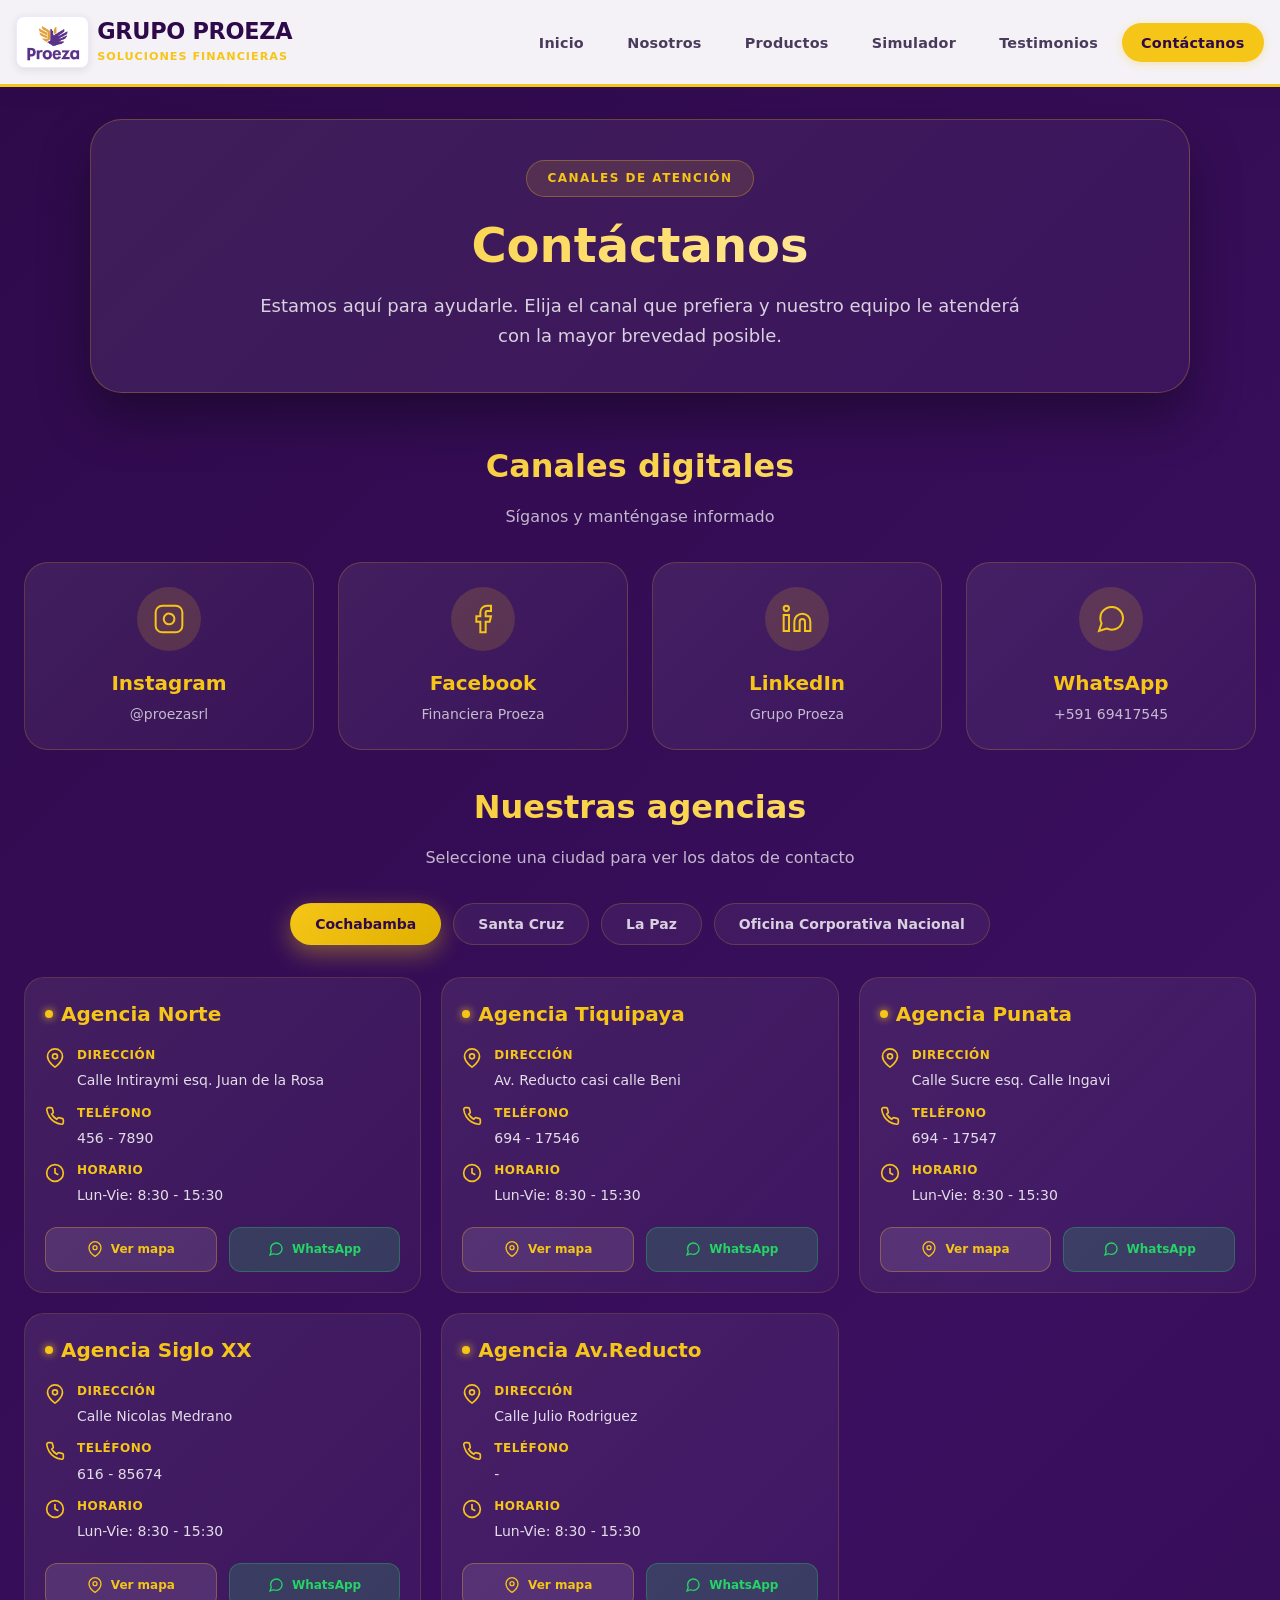
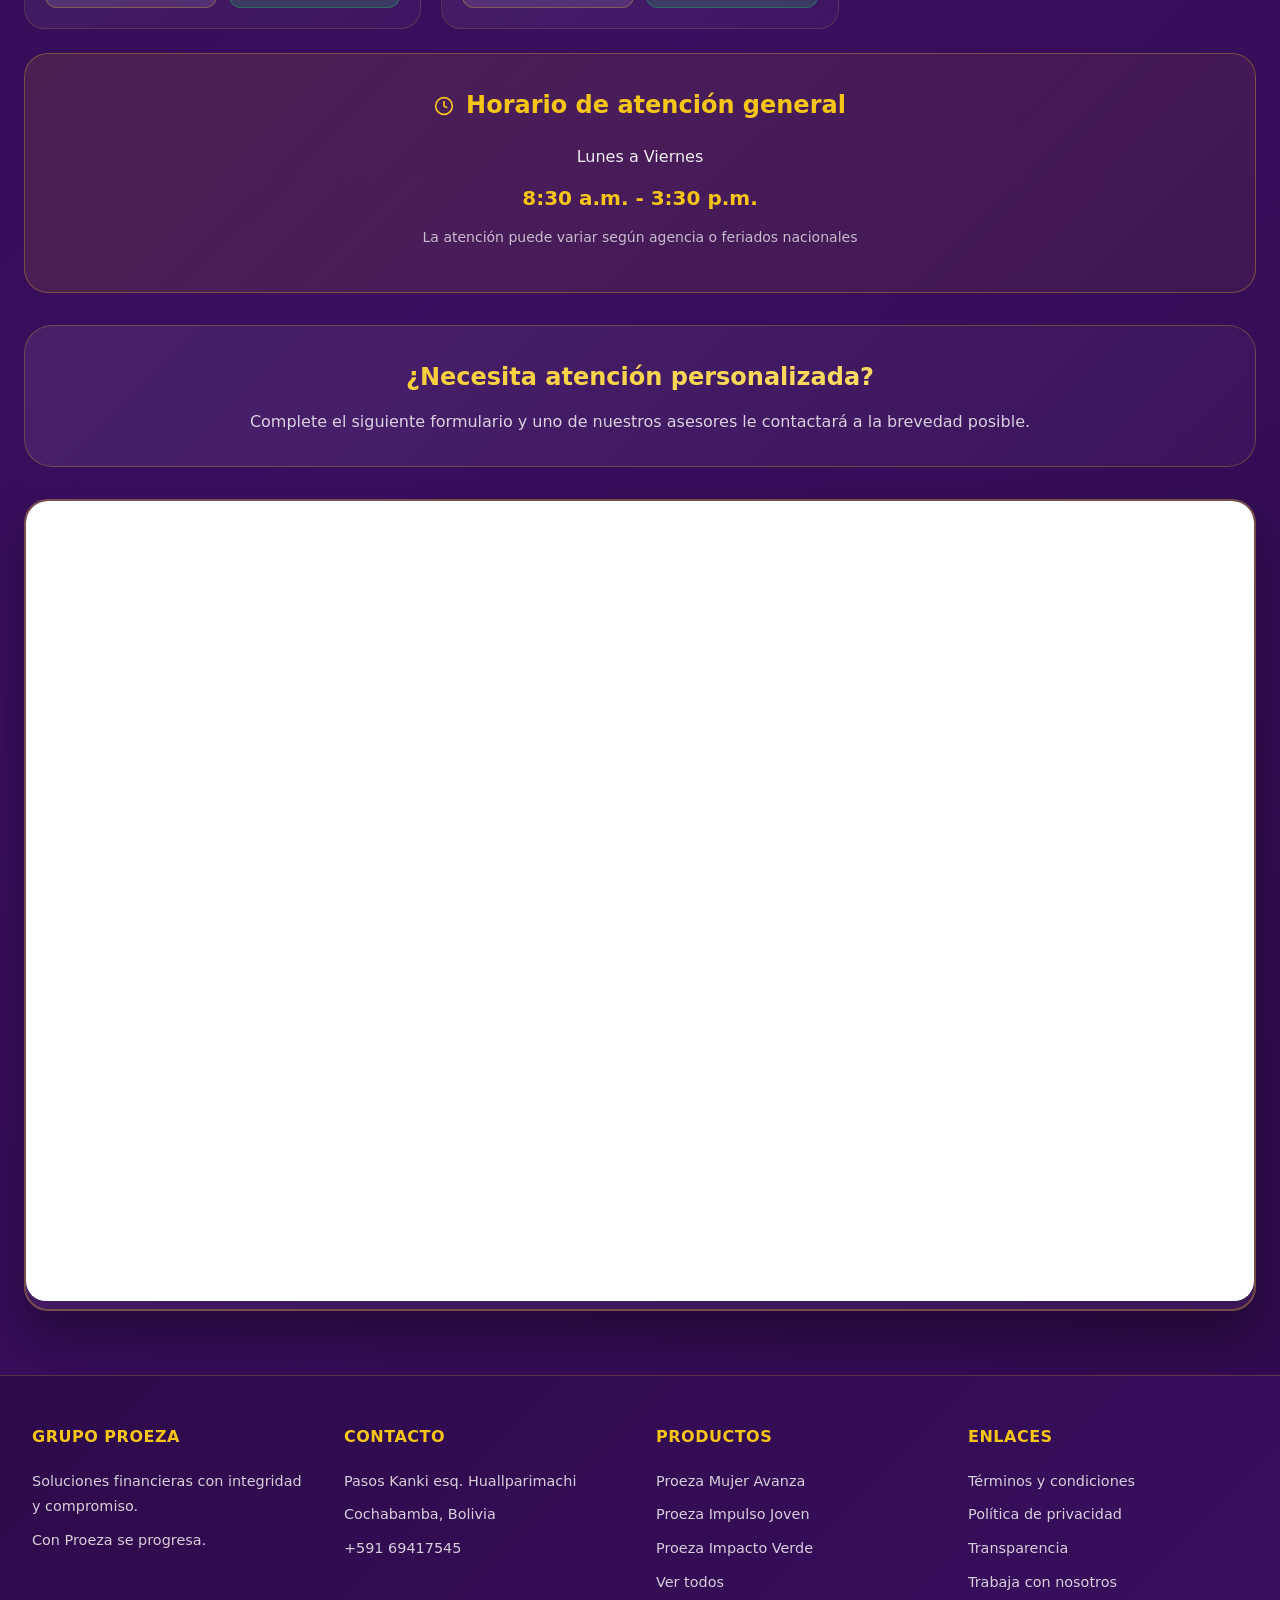
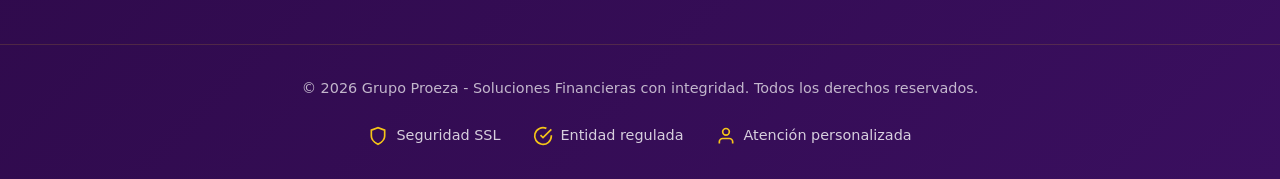
<file: proeza_html5/contacto.html>
<!DOCTYPE html>
<html lang="es">
<head>
    <meta charset="UTF-8">
    <meta name="viewport" content="width=device-width, initial-scale=1.0">
    <meta name="description" content="Canales de atención exclusivos de Grupo Proeza. Oficinas en Cochabamba, Santa Cruz y La Paz. Asesoría financiera personalizada y segura.">
    <meta name="keywords" content="financiera, créditos, préstamos, Cochabamba, Santa Cruz, La Paz, Bolivia, Grupo Proeza">
    <meta name="author" content="Grupo Proeza">
    <meta name="theme-color" content="#2E0A4A">
    
    <!-- Open Graph / Facebook -->
    <meta property="og:type" content="website">
    <meta property="og:url" content="https://proezagit-miqdpnnwmtkhorvp9fdxeh.streamlit.app/">
    <meta property="og:title" content="Contáctanos | Grupo Proeza - Oficinas y Asesoría Premium">
    <meta property="og:description" content="Canales de atención exclusivos. Oficinas en Cochabamba, Santa Cruz y La Paz. Síguenos en redes y recibe asesoría financiera personalizada.">
    <meta property="og:image" content="https://proezagit-miqdpnnwmtkhorvp9fdxeh.streamlit.app/og-image.jpg">
    
    <!-- Twitter -->
    <meta property="twitter:card" content="summary_large_image">
    <meta property="twitter:url" content="https://proezagit-miqdpnnwmtkhorvp9fdxeh.streamlit.app/">
    <meta property="twitter:title" content="Contáctanos | Grupo Proeza">
    <meta property="twitter:description" content="Canales de atención exclusivos. Oficinas en Cochabamba, Santa Cruz y La Paz.">
    <meta property="twitter:image" content="https://proezagit-miqdpnnwmtkhorvp9fdxeh.streamlit.app/twitter-image.jpg">
    
    <!-- Favicon -->
    <link rel="icon" type="image/png" href="../assets/logo.png">
    
    <!-- Preconnect para dominios externos -->
    <link rel="preconnect" href="https://docs.google.com">
    <link rel="preconnect" href="https://wa.me">
    <link rel="preconnect" href="https://www.instagram.com">
    <link rel="preconnect" href="https://www.facebook.com">
    <link rel="preconnect" href="https://bo.linkedin.com">
    
    <title>Contáctanos | Grupo Proeza - Oficinas y Asesoría Premium</title>
    
    <!-- Schema.org Organization -->
    <script type="application/ld+json">
    {
      "@context": "https://schema.org",
      "@type": "FinancialService",
      "name": "Grupo Proeza",
      "image": "https://proezagit-miqdpnnwmtkhorvp9fdxeh.streamlit.app/logo.png",
      "url": "https://proezagit-miqdpnnwmtkhorvp9fdxeh.streamlit.app/",
      "telephone": "+59169417545",
      "address": {
        "@type": "PostalAddress",
        "streetAddress": "Calle Pasos Kanki esq. Huallparimachi",
        "addressLocality": "Cochabamba",
        "addressCountry": "BO"
      },
      "sameAs": [
        "https://www.facebook.com/FINANCIERAPROEZASRL/",
        "https://www.instagram.com/proezasrl/",
        "https://bo.linkedin.com/company/grupoproeza"
      ]
    }
    </script>
    
    <style>
        /* ============================================
           DESIGN TOKENS - SISTEMA DE DISEÑO ENTERPRISE
           ============================================ */
        :root {
            --color-primary-dark: #2E0A4A;
            --color-primary: #3A0F5F;
            --color-primary-light: #4A1570;
            
            --color-accent: #F5C518;
            --color-accent-light: #FFE484;
            --color-accent-dark: #E0B000;
            
            --color-white: #FFFFFF;
            --color-gray-50: rgba(255, 255, 255, 0.95);
            --color-gray-100: rgba(255, 255, 255, 0.92);
            --color-gray-200: rgba(255, 255, 255, 0.85);
            --color-gray-300: rgba(255, 255, 255, 0.80);
            --color-gray-400: rgba(255, 255, 255, 0.70);
            --color-gray-500: rgba(255, 255, 255, 0.60);
            --color-gray-600: rgba(255, 255, 255, 0.50);
            
            --color-success: #25D366;
            --color-success-light: rgba(37, 211, 102, 0.2);
            --color-success-border: rgba(37, 211, 102, 0.3);
            
            --font-family-primary: 'Inter', system-ui, -apple-system, 'Segoe UI', Roboto, Helvetica, Arial, sans-serif;
            --font-size-xs: 0.75rem;
            --font-size-sm: 0.875rem;
            --font-size-base: 1rem;
            --font-size-lg: 1.125rem;
            --font-size-xl: 1.25rem;
            --font-size-2xl: 1.5rem;
            --font-size-3xl: 2rem;
            --font-size-4xl: 2.5rem;
            --font-size-5xl: 3rem;
            
            --spacing-1: 0.25rem;
            --spacing-2: 0.5rem;
            --spacing-3: 0.75rem;
            --spacing-4: 1rem;
            --spacing-5: 1.25rem;
            --spacing-6: 1.5rem;
            --spacing-8: 2rem;
            --spacing-10: 2.5rem;
            --spacing-12: 3rem;
            --spacing-16: 4rem;
            
            --radius-sm: 8px;
            --radius-md: 12px;
            --radius-lg: 20px;
            --radius-xl: 24px;
            --radius-2xl: 28px;
            --radius-3xl: 32px;
            --radius-full: 999px;
            
            --shadow-sm: 0 2px 8px rgba(0, 0, 0, 0.15);
            --shadow-md: 0 8px 20px rgba(0, 0, 0, 0.25);
            --shadow-lg: 0 20px 35px rgba(0, 0, 0, 0.3);
            --shadow-xl: 0 25px 50px rgba(0, 0, 0, 0.35);
            --shadow-accent: 0 8px 25px rgba(245, 197, 24, 0.4);
            
            --transition-fast: 0.15s ease;
            --transition-base: 0.3s ease;
            --transition-slow: 0.5s ease;
            
            --glass-bg: linear-gradient(135deg, rgba(255,255,255,0.08) 0%, rgba(255,255,255,0.03) 100%);
            --glass-border: rgba(245, 197, 24, 0.25);
            --glass-blur: blur(12px);
        }
        
        /* ============================================
           RESET Y BASE
           ============================================ */
        * {
            margin: 0;
            padding: 0;
            box-sizing: border-box;
        }
        
        html {
            scroll-behavior: smooth;
        }
        
        body {
            background: linear-gradient(135deg, var(--color-primary-dark) 0%, var(--color-primary) 50%, var(--color-primary-dark) 100%);
            font-family: var(--font-family-primary);
            color: var(--color-gray-100);
            line-height: 1.6;
            min-height: 100vh;
            -webkit-font-smoothing: antialiased;
            -moz-osx-font-smoothing: grayscale;
        }
        
        *:focus-visible {
            outline: 2px solid var(--color-accent);
            outline-offset: 2px;
            border-radius: var(--radius-sm);
        }
        
        .container {
            max-width: 1280px;
            margin: 0 auto;
            padding: 0 var(--spacing-6);
        }
        
        /* ============================================
           COMPONENTES BASE
           ============================================ */
        
        .badge-premium {
            display: inline-block;
            background: rgba(245, 197, 24, 0.12);
            border: 1px solid rgba(245, 197, 24, 0.3);
            border-radius: var(--radius-full);
            padding: var(--spacing-2) var(--spacing-5);
            font-size: var(--font-size-xs);
            font-weight: 800;
            text-transform: uppercase;
            letter-spacing: 1.5px;
            color: var(--color-accent);
            margin-bottom: var(--spacing-5);
        }
        
        /* Hero Section */
        .hero-premium {
            text-align: center;
            margin: var(--spacing-8) auto var(--spacing-12);
            padding: var(--spacing-10) var(--spacing-6);
            max-width: 1100px;
            border-radius: var(--radius-3xl);
            background: var(--glass-bg);
            backdrop-filter: var(--glass-blur);
            -webkit-backdrop-filter: var(--glass-blur);
            border: 1px solid var(--glass-border);
            box-shadow: var(--shadow-xl);
        }
        
        .hero-premium h1 {
            background: linear-gradient(135deg, var(--color-accent) 0%, var(--color-accent-light) 60%, var(--color-white) 100%);
            -webkit-background-clip: text;
            background-clip: text;
            -webkit-text-fill-color: transparent;
            font-size: var(--font-size-5xl);
            font-weight: 900;
            margin-bottom: var(--spacing-4);
            line-height: 1.2;
        }
        
        .hero-premium p {
            color: var(--color-gray-300);
            font-size: var(--font-size-lg);
            max-width: 760px;
            margin: 0 auto;
            line-height: 1.7;
        }
        
        /* Section Titles */
        .section-title {
            font-size: var(--font-size-3xl);
            font-weight: 800;
            text-align: center;
            background: linear-gradient(135deg, var(--color-accent) 0%, var(--color-accent-light) 100%);
            -webkit-background-clip: text;
            background-clip: text;
            -webkit-text-fill-color: transparent;
            margin: var(--spacing-6) 0 var(--spacing-3);
        }
        
        .section-subtitle {
            text-align: center;
            color: var(--color-gray-400);
            margin-bottom: var(--spacing-8);
            font-size: var(--font-size-base);
        }
        
        /* ============================================
           REDES SOCIALES
           ============================================ */
        .social-grid {
            display: grid;
            grid-template-columns: repeat(auto-fit, minmax(240px, 1fr));
            gap: var(--spacing-6);
            margin: var(--spacing-8) 0;
        }
        
        .social-card {
            background: var(--glass-bg);
            backdrop-filter: var(--glass-blur);
            -webkit-backdrop-filter: var(--glass-blur);
            border-radius: var(--radius-xl);
            padding: var(--spacing-6);
            text-align: center;
            transition: all var(--transition-base);
            border: 1px solid rgba(245, 197, 24, 0.2);
            cursor: pointer;
            text-decoration: none;
            display: block;
            color: inherit;
            position: relative;
            overflow: hidden;
        }
        
        .social-card::before {
            content: '';
            position: absolute;
            top: 0;
            left: 0;
            right: 0;
            bottom: 0;
            background: linear-gradient(135deg, rgba(245, 197, 24, 0.1) 0%, transparent 100%);
            opacity: 0;
            transition: opacity var(--transition-base);
        }
        
        .social-card:hover {
            transform: translateY(-8px);
            border-color: var(--color-accent);
            box-shadow: var(--shadow-lg);
        }
        
        .social-card:hover::before {
            opacity: 1;
        }
        
        .social-icon {
            width: 64px;
            height: 64px;
            margin: 0 auto var(--spacing-4);
            display: flex;
            align-items: center;
            justify-content: center;
            background: rgba(245, 197, 24, 0.15);
            border-radius: 50%;
            position: relative;
            z-index: 1;
        }
        
        .social-icon svg {
            width: 32px;
            height: 32px;
            stroke: var(--color-accent);
            fill: none;
            stroke-width: 1.5;
        }
        
        .social-name {
            color: var(--color-accent);
            font-size: var(--font-size-xl);
            font-weight: 800;
            margin-bottom: var(--spacing-1);
            position: relative;
            z-index: 1;
        }
        
        .social-user {
            color: var(--color-gray-400);
            font-size: var(--font-size-sm);
            position: relative;
            z-index: 1;
        }
        
        /* ============================================
           TABS (PESTAÑAS)
           ============================================ */
        .tabs-container {
            margin: var(--spacing-8) 0;
        }
        
        .tabs-header {
            display: flex;
            flex-wrap: wrap;
            justify-content: center;
            gap: var(--spacing-3);
            margin-bottom: var(--spacing-8);
            list-style: none;
        }
        
        .tab-btn {
            background: rgba(255, 255, 255, 0.05);
            border: 1px solid rgba(245, 197, 24, 0.2);
            border-radius: var(--radius-full);
            padding: var(--spacing-3) var(--spacing-6);
            font-weight: 700;
            font-size: var(--font-size-sm);
            color: var(--color-gray-300);
            cursor: pointer;
            transition: all var(--transition-fast);
            font-family: inherit;
        }
        
        .tab-btn:hover {
            background: rgba(255, 255, 255, 0.1);
            border-color: rgba(245, 197, 24, 0.4);
        }
        
        .tab-btn.active {
            background: linear-gradient(135deg, var(--color-accent) 0%, var(--color-accent-dark) 100%);
            color: var(--color-primary-dark);
            border-color: transparent;
            font-weight: 800;
            box-shadow: var(--shadow-accent);
        }
        
        .tab-pane {
            display: none;
            animation: fadeIn var(--transition-base);
        }
        
        .tab-pane.active-pane {
            display: block;
        }
        
        @keyframes fadeIn {
            from { 
                opacity: 0; 
                transform: translateY(8px); 
            }
            to { 
                opacity: 1; 
                transform: translateY(0); 
            }
        }
        
        /* ============================================
           TARJETAS DE AGENCIAS
           ============================================ */
        .agencies-grid {
            display: grid;
            grid-template-columns: repeat(auto-fill, minmax(340px, 1fr));
            gap: var(--spacing-5);
        }
        
        .agencia-card {
            background: var(--glass-bg);
            backdrop-filter: blur(10px);
            -webkit-backdrop-filter: blur(10px);
            border-radius: var(--radius-lg);
            padding: var(--spacing-5);
            border: 1px solid rgba(245, 197, 24, 0.15);
            transition: all var(--transition-base);
        }
        
        .agencia-card:hover {
            border-color: var(--color-accent);
            transform: translateY(-4px);
            box-shadow: var(--shadow-md);
        }
        
        .agencia-nombre {
            color: var(--color-accent);
            font-weight: 800;
            font-size: var(--font-size-xl);
            margin-bottom: var(--spacing-4);
            display: flex;
            align-items: center;
            gap: var(--spacing-2);
        }
        
        .agencia-nombre::before {
            content: '';
            width: 8px;
            height: 8px;
            background: var(--color-accent);
            border-radius: 50%;
            box-shadow: 0 0 8px var(--color-accent);
        }
        
        .agencia-info {
            color: var(--color-gray-200);
            font-size: var(--font-size-sm);
            margin-bottom: var(--spacing-3);
            display: flex;
            align-items: flex-start;
            gap: var(--spacing-3);
        }
        
        .agencia-info-icon {
            flex-shrink: 0;
            width: 20px;
            height: 20px;
            color: var(--color-accent);
            margin-top: 2px;
        }
        
        .agencia-info-content {
            flex: 1;
        }
        
        .agencia-label {
            color: var(--color-accent);
            font-weight: 700;
            display: block;
            margin-bottom: var(--spacing-1);
            font-size: var(--font-size-xs);
            text-transform: uppercase;
            letter-spacing: 0.5px;
        }
        
        .btn-group {
            display: flex;
            gap: var(--spacing-3);
            margin-top: var(--spacing-5);
        }
        
        .btn-mapa, 
        .btn-whatsapp {
            flex: 1;
            padding: var(--spacing-3);
            border-radius: var(--radius-md);
            text-align: center;
            font-size: var(--font-size-xs);
            font-weight: 700;
            transition: all var(--transition-base);
            text-decoration: none;
            display: inline-flex;
            align-items: center;
            justify-content: center;
            gap: var(--spacing-2);
        }
        
        .btn-mapa {
            background: rgba(255, 255, 255, 0.1);
            color: var(--color-accent);
            border: 1px solid rgba(245, 197, 24, 0.3);
        }
        
        .btn-mapa:hover {
            background: var(--color-accent);
            color: var(--color-primary-dark);
            transform: translateY(-2px);
            box-shadow: var(--shadow-sm);
        }
        
        .btn-whatsapp {
            background: var(--color-success-light);
            color: var(--color-success);
            border: 1px solid var(--color-success-border);
        }
        
        .btn-whatsapp:hover {
            background: var(--color-success);
            color: var(--color-white);
            transform: translateY(-2px);
            box-shadow: 0 8px 20px rgba(37, 211, 102, 0.3);
        }
        
        /* ============================================
           HORARIO CARD
           ============================================ */
        .horario-card {
            background: linear-gradient(135deg, rgba(245, 197, 24, 0.1) 0%, rgba(245, 197, 24, 0.05) 100%);
            backdrop-filter: blur(10px);
            -webkit-backdrop-filter: blur(10px);
            border-radius: var(--radius-xl);
            padding: var(--spacing-8);
            border: 1px solid rgba(245, 197, 24, 0.3);
            text-align: center;
            margin: var(--spacing-6) 0 var(--spacing-3);
        }
        
        .horario-card h4 {
            color: var(--color-accent);
            font-size: var(--font-size-2xl);
            margin-bottom: var(--spacing-5);
            display: flex;
            align-items: center;
            justify-content: center;
            gap: var(--spacing-3);
        }
        
        .horario-item {
            color: var(--color-gray-100);
            font-size: var(--font-size-base);
            margin: var(--spacing-3) 0;
        }
        
        .horario-item strong {
            color: var(--color-accent);
            font-size: var(--font-size-xl);
        }
        
        /* ============================================
           CTA BOX
           ============================================ */
        .cta-box {
            text-align: center;
            margin: var(--spacing-8) auto var(--spacing-4);
            padding: var(--spacing-8) var(--spacing-6);
            background: var(--glass-bg);
            backdrop-filter: var(--glass-blur);
            -webkit-backdrop-filter: var(--glass-blur);
            border-radius: var(--radius-2xl);
            border: 1px solid var(--glass-border);
        }
        
        .cta-box h3 {
            background: linear-gradient(135deg, var(--color-accent) 0%, var(--color-accent-light) 100%);
            -webkit-background-clip: text;
            background-clip: text;
            -webkit-text-fill-color: transparent;
            font-size: var(--font-size-2xl);
            font-weight: 800;
            margin-bottom: var(--spacing-3);
        }
        
        .cta-box p {
            color: var(--color-gray-300);
            font-size: var(--font-size-base);
        }
        
        /* ============================================
           FORMULARIO EMBEBIDO
           ============================================ */
        .form-container {
            margin: var(--spacing-8) auto;
            border-radius: var(--radius-xl);
            overflow: hidden;
            border: 2px solid rgba(245, 197, 24, 0.3);
            box-shadow: var(--shadow-xl);
            background: rgba(255, 255, 255, 0.05);
            backdrop-filter: blur(8px);
            -webkit-backdrop-filter: blur(8px);
            position: relative;
        }
        
        .form-loader {
            position: absolute;
            top: 50%;
            left: 50%;
            transform: translate(-50%, -50%);
            text-align: center;
            color: var(--color-gray-400);
        }
        
        .form-loader-spinner {
            width: 40px;
            height: 40px;
            border: 3px solid rgba(245, 197, 24, 0.2);
            border-top-color: var(--color-accent);
            border-radius: 50%;
            animation: spin 1s linear infinite;
            margin: 0 auto var(--spacing-4);
        }
        
        @keyframes spin {
            to { transform: rotate(360deg); }
        }
        
        .google-form-iframe {
            width: 100%;
            height: 800px;
            border: none;
            background: var(--color-white);
            border-radius: var(--radius-lg);
        }
        
        @keyframes pageEnter {
    from { 
        opacity: 0;
        transform: translateY(4px);
    }
    to { 
        opacity: 1;
        transform: translateY(0);
    }
}
        /* ============================================
           RESPONSIVE DESIGN
           ============================================ */
        @media (max-width: 1024px) {
            .hero-premium h1 {
                font-size: var(--font-size-4xl);
            }
            
            .section-title {
                font-size: var(--font-size-2xl);
            }
            
            .agencies-grid {
                grid-template-columns: repeat(auto-fill, minmax(300px, 1fr));
            }
        }
        
        @media (max-width: 768px) {
            .container {
                padding: 0 var(--spacing-4);
            }
            
            .hero-premium {
                padding: var(--spacing-8) var(--spacing-4);
                margin: var(--spacing-6) auto var(--spacing-8);
            }
            
            .hero-premium h1 {
                font-size: var(--font-size-3xl);
            }
            
            .hero-premium p {
                font-size: var(--font-size-base);
            }
            
            .section-title {
                font-size: var(--font-size-xl);
            }
            
            .social-grid {
                grid-template-columns: repeat(auto-fit, minmax(200px, 1fr));
                gap: var(--spacing-4);
            }
            
            .tabs-header {
                gap: var(--spacing-2);
            }
            
            .tab-btn {
                padding: var(--spacing-2) var(--spacing-4);
                font-size: var(--font-size-xs);
            }
            
            .agencies-grid {
                grid-template-columns: 1fr;
            }
            
            .google-form-iframe {
                height: 600px;
            }
            
            .cta-box {
                padding: var(--spacing-6) var(--spacing-4);
            }
            
            .cta-box h3 {
                font-size: var(--font-size-xl);
            }
        }
        
        @media (max-width: 480px) {
            .hero-premium h1 {
                font-size: var(--font-size-2xl);
            }
            
            .social-grid {
                grid-template-columns: 1fr;
            }
            
            .btn-group {
                flex-direction: column;
            }
            
            .google-form-iframe {
                height: 550px;
            }
            
        }
        
        /* ============================================
           UTILIDADES
           ============================================ */
        .text-center { text-align: center; }
        .mt-1 { margin-top: var(--spacing-2); }
        .mt-2 { margin-top: var(--spacing-4); }
        .mt-3 { margin-top: var(--spacing-6); }
        .mb-1 { margin-bottom: var(--spacing-2); }
        .mb-2 { margin-bottom: var(--spacing-4); }
        .mb-3 { margin-bottom: var(--spacing-6); }

        
    </style>
</head>
<body style="opacity: 0; animation: pageEnter 0.2s cubic-bezier(0.4, 0, 0.2, 1) forwards;">

<!-- ============================================
     CONTENEDOR DEL NAVBAR (Inyectado por navbar.js)
     ============================================ -->
<div id="navbar-container"></div>

<!-- ============================================
     CONTENIDO PRINCIPAL DE LA PÁGINA
     ============================================ -->
<main>
    <div class="container">
        <!-- Hero Section -->
        <section class="hero-premium" aria-labelledby="hero-title">
            <div class="badge-premium">Canales de atención</div>
            <h1 id="hero-title">Contáctanos</h1>
            <p>Estamos aquí para ayudarle. Elija el canal que prefiera y nuestro equipo le atenderá con la mayor brevedad posible.</p>
        </section>

        <!-- Redes Sociales -->
        <section aria-labelledby="social-title">
            <h2 class="section-title" id="social-title">Canales digitales</h2>
            <p class="section-subtitle">Síganos y manténgase informado</p>
            
            <div class="social-grid">
                <a href="https://www.instagram.com/proezasrl/" 
                   target="_blank" 
                   rel="noopener noreferrer" 
                   class="social-card"
                   aria-label="Síguenos en Instagram @proezasrl">
                    <div class="social-icon">
                        <svg viewBox="0 0 24 24" xmlns="http://www.w3.org/2000/svg" aria-hidden="true">
                            <rect x="2" y="2" width="20" height="20" rx="5" ry="5"></rect>
                            <path d="M16 11.37A4 4 0 1 1 12.63 8 4 4 0 0 1 16 11.37z"></path>
                            <line x1="17.5" y1="6.5" x2="17.51" y2="6.5"></line>
                        </svg>
                    </div>
                    <div class="social-name">Instagram</div>
                    <div class="social-user">@proezasrl</div>
                </a>
                
                <a href="https://www.facebook.com/FINANCIERAPROEZASRL/" 
                   target="_blank" 
                   rel="noopener noreferrer" 
                   class="social-card"
                   aria-label="Síguenos en Facebook Financiera Proeza">
                    <div class="social-icon">
                        <svg viewBox="0 0 24 24" xmlns="http://www.w3.org/2000/svg" aria-hidden="true">
                            <path d="M18 2h-3a5 5 0 0 0-5 5v3H7v4h3v8h4v-8h3l1-4h-4V7a1 1 0 0 1 1-1h3z"></path>
                        </svg>
                    </div>
                    <div class="social-name">Facebook</div>
                    <div class="social-user">Financiera Proeza</div>
                </a>
                
                <a href="https://bo.linkedin.com/company/grupoproeza" 
                   target="_blank" 
                   rel="noopener noreferrer" 
                   class="social-card"
                   aria-label="Conéctate con nosotros en LinkedIn Grupo Proeza">
                    <div class="social-icon">
                        <svg viewBox="0 0 24 24" xmlns="http://www.w3.org/2000/svg" aria-hidden="true">
                            <path d="M16 8a6 6 0 0 1 6 6v7h-4v-7a2 2 0 0 0-2-2 2 2 0 0 0-2 2v7h-4v-7a6 6 0 0 1 6-6z"></path>
                            <rect x="2" y="9" width="4" height="12"></rect>
                            <circle cx="4" cy="4" r="2"></circle>
                        </svg>
                    </div>
                    <div class="social-name">LinkedIn</div>
                    <div class="social-user">Grupo Proeza</div>
                </a>
                
                <a href="https://wa.me/59169417545?text=Hola%20Grupo%20Proeza%2C%20me%20gustar%C3%ADa%20recibir%20informaci%C3%B3n" 
                   target="_blank" 
                   rel="noopener noreferrer" 
                   class="social-card"
                   aria-label="Contáctanos por WhatsApp al +591 69417545">
                    <div class="social-icon">
                        <svg viewBox="0 0 24 24" xmlns="http://www.w3.org/2000/svg" aria-hidden="true">
                            <path d="M21 11.5a8.38 8.38 0 0 1-.9 3.8 8.5 8.5 0 0 1-7.6 4.7 8.38 8.38 0 0 1-3.8-.9L3 21l1.9-5.7a8.38 8.38 0 0 1-.9-3.8 8.5 8.5 0 0 1 4.7-7.6 8.38 8.38 0 0 1 3.8-.9h.5a8.48 8.48 0 0 1 8 8v.5z"></path>
                        </svg>
                    </div>
                    <div class="social-name">WhatsApp</div>
                    <div class="social-user">+591 69417545</div>
                </a>
            </div>
        </section>

        <!-- Agencias con Tabs -->
        <section aria-labelledby="agencies-title">
            <h2 class="section-title" id="agencies-title">Nuestras agencias</h2>
            <p class="section-subtitle">Seleccione una ciudad para ver los datos de contacto</p>

            <div class="tabs-container">
                <div class="tabs-header" id="tabsHeader" role="tablist" aria-label="Ciudades con agencias">
                    <!-- Tabs generados dinámicamente -->
                </div>
                <div id="tabContent" role="region" aria-live="polite">
                    <!-- Contenido dinámico -->
                </div>
            </div>
        </section>

        <!-- CTA + Formulario -->
        <section aria-labelledby="cta-title">
            <div class="cta-box">
                <h3 id="cta-title">¿Necesita atención personalizada?</h3>
                <p>Complete el siguiente formulario y uno de nuestros asesores le contactará a la brevedad posible.</p>
            </div>

            <div class="form-container">
                <div class="form-loader" id="formLoader">
                    <div class="form-loader-spinner"></div>
                    <p>Cargando formulario...</p>
                </div>
                <iframe 
                    src="https://docs.google.com/forms/d/e/1FAIpQLScF_uOU88c73dihtvg2ESpHZ0cgqAE7shu800FWpwebZC8Kyg/viewform?usp=publish-editor" 
                    class="google-form-iframe" 
                    title="Formulario de contacto Grupo Proeza"
                    sandbox="allow-scripts allow-same-origin allow-forms allow-popups"
                    loading="lazy"
                    onload="document.getElementById('formLoader').style.display='none'">
                    Cargando formulario...
                </iframe>
            </div>
        </section>
    </div>
</main>

<!-- ============================================
     CONTENEDOR DEL FOOTER (Inyectado por navbar.js)
     ============================================ -->
<div id="footer-container"></div>

<!-- ============================================
     SCRIPTS ESPECÍFICOS DE ESTA PÁGINA
     ============================================ -->
<script>
/**
 * ============================================================
 * MÓDULO: GESTIÓN DE AGENCIAS Y TABS
 * Empresa: Grupo Proeza
 * Versión: 2.0.0 - Enterprise Grade
 * ============================================================
 */

const agenciasData = {
    "Cochabamba": [
        { 
            nombre: "Agencia Norte", 
            direccion: "Calle Intiraymi esq. Juan de la Rosa", 
            telefono: "456 - 7890", 
            whatsapp: "5914567890", 
            horario: "Lun-Vie: 8:30 - 15:30", 
            map_link: "https://maps.app.goo.gl/JRsfqPN1DK3VkHH26" 
        },
        { 
            nombre: "Agencia Tiquipaya", 
            direccion: "Av. Reducto casi calle Beni", 
            telefono: "694 - 17546", 
            whatsapp: "59169417546", 
            horario: "Lun-Vie: 8:30 - 15:30", 
            map_link: "https://maps.app.goo.gl/hNV9BGKdeFg75Kuf7" 
        },
        { 
            nombre: "Agencia Punata", 
            direccion: "Calle Sucre esq. Calle Ingavi", 
            telefono: "694 - 17547", 
            whatsapp: "59169417547", 
            horario: "Lun-Vie: 8:30 - 15:30", 
            map_link: "https://maps.app.goo.gl/R8BNFExzTMycPqnD8" 
        },
        { 
            nombre: "Agencia Siglo XX", 
            direccion: "Calle Nicolas Medrano", 
            telefono: "616 - 85674", 
            whatsapp: "59161685674", 
            horario: "Lun-Vie: 8:30 - 15:30", 
            map_link: "https://maps.app.goo.gl/zzn3UP63fD6sqURc6" 
        },
        { 
            nombre: "Agencia Av.Reducto", 
            direccion: "Calle Julio Rodriguez", 
            telefono: "-", 
            whatsapp: "-", 
            horario: "Lun-Vie: 8:30 - 15:30", 
            map_link: "https://maps.google.com/?q=-17.339399,-66.222816" 
        }

    ],
    "Santa Cruz": [
        { 
            nombre: "Agencia Piraí", 
            direccion: "Av. Roque Aguilera entre Calle Pico Monte y Av. Piraí", 
            telefono: "770 - 12980", 
            whatsapp: "59177012980", 
            horario: "Lun-Vie: 8:30 - 15:30", 
            map_link: "https://maps.app.goo.gl/FTrMj3bTaAyJXp2t5" 
        }
    ],
    "La Paz": [
        { 
            nombre: "Agencia 16 de Julio", 
            direccion: "Av. 16 de Julio esq. Av. Alfonso Ugarte", 
            telefono: "694 - 18902", 
            whatsapp: "59169418902", 
            horario: "Lun-Vie: 8:30 - 15:30", 
            map_link: "https://maps.app.goo.gl/jb1CwG22FMuMB7P19" 
        }
    ],
    "Oficina Corporativa Nacional": [
        { 
            nombre: "Oficina Corporativa Nacional", 
            direccion: "Calle Pasos Kanki esq. Huallparimachi", 
            telefono: "694 - 17545", 
            whatsapp: "59169417545", 
            horario: "Lun-Vie: 8:30 - 15:30", 
            map_link: "https://maps.app.goo.gl/kDXnsSw6HFG4yVsL8" 
        }
    ]
};

const ICONS = {
    location: `<svg class="agencia-info-icon" viewBox="0 0 24 24" fill="none" stroke="currentColor" stroke-width="2" aria-hidden="true">
        <path d="M21 10c0 7-9 13-9 13s-9-6-9-13a9 9 0 0 1 18 0z"></path>
        <circle cx="12" cy="10" r="3"></circle>
    </svg>`,
    phone: `<svg class="agencia-info-icon" viewBox="0 0 24 24" fill="none" stroke="currentColor" stroke-width="2" aria-hidden="true">
        <path d="M22 16.92v3a2 2 0 0 1-2.18 2 19.79 19.79 0 0 1-8.63-3.07 19.5 19.5 0 0 1-6-6 19.79 19.79 0 0 1-3.07-8.67A2 2 0 0 1 4.11 2h3a2 2 0 0 1 2 1.72 12.84 12.84 0 0 0 .7 2.81 2 2 0 0 1-.45 2.11L8.09 9.91a16 16 0 0 0 6 6l1.27-1.27a2 2 0 0 1 2.11-.45 12.84 12.84 0 0 0 2.81.7A2 2 0 0 1 22 16.92z"></path>
    </svg>`,
    clock: `<svg class="agencia-info-icon" viewBox="0 0 24 24" fill="none" stroke="currentColor" stroke-width="2" aria-hidden="true">
        <circle cx="12" cy="12" r="10"></circle>
        <polyline points="12 6 12 12 16 14"></polyline>
    </svg>`,
    map: `<svg width="16" height="16" viewBox="0 0 24 24" fill="none" stroke="currentColor" stroke-width="2" aria-hidden="true">
        <path d="M21 10c0 7-9 13-9 13s-9-6-9-13a9 9 0 0 1 18 0z"></path>
        <circle cx="12" cy="10" r="3"></circle>
    </svg>`,
    whatsapp: `<svg width="16" height="16" viewBox="0 0 24 24" fill="none" stroke="currentColor" stroke-width="2" aria-hidden="true">
        <path d="M21 11.5a8.38 8.38 0 0 1-.9 3.8 8.5 8.5 0 0 1-7.6 4.7 8.38 8.38 0 0 1-3.8-.9L3 21l1.9-5.7a8.38 8.38 0 0 1-.9-3.8 8.5 8.5 0 0 1 4.7-7.6 8.38 8.38 0 0 1 3.8-.9h.5a8.48 8.48 0 0 1 8 8v.5z"></path>
    </svg>`
};

function sanitizeUrl(url) {
    try {
        const parsedUrl = new URL(url);
        if (['http:', 'https:', 'mailto:', 'tel:'].includes(parsedUrl.protocol)) {
            return parsedUrl.href;
        }
    } catch (e) {
        console.warn('URL inválida:', url);
    }
    return '#';
}

function escapeHtml(text) {
    const div = document.createElement('div');
    div.textContent = text;
    return div.innerHTML;
}

function renderAgencies(ciudad) {
    const agencias = agenciasData[ciudad];
    
    if (!agencias || agencias.length === 0) {
        return '<div class="text-center" style="padding: 2rem; color: var(--color-gray-400);">No hay información disponible para esta ubicación</div>';
    }
    
    let html = `<div class="agencies-grid">`;
    
    agencias.forEach(ag => {
        const safeName = escapeHtml(ag.nombre);
        const safeAddress = escapeHtml(ag.direccion);
        const safePhone = escapeHtml(ag.telefono);
        const safeSchedule = escapeHtml(ag.horario);
        const safeMapLink = sanitizeUrl(ag.map_link);
        const safeWhatsapp = sanitizeUrl(`https://wa.me/${ag.whatsapp}?text=Hola%2C%20me%20gustar%C3%ADa%20informaci%C3%B3n%20sobre%20sus%20servicios`);
        
        html += `
            <article class="agencia-card" aria-labelledby="agency-${ag.whatsapp}">
                <h3 class="agencia-nombre" id="agency-${ag.whatsapp}">${safeName}</h3>
                
                <div class="agencia-info">
                    ${ICONS.location}
                    <div class="agencia-info-content">
                        <span class="agencia-label">Dirección</span>
                        ${safeAddress}
                    </div>
                </div>
                
                <div class="agencia-info">
                    ${ICONS.phone}
                    <div class="agencia-info-content">
                        <span class="agencia-label">Teléfono</span>
                        ${safePhone}
                    </div>
                </div>
                
                <div class="agencia-info">
                    ${ICONS.clock}
                    <div class="agencia-info-content">
                        <span class="agencia-label">Horario</span>
                        ${safeSchedule}
                    </div>
                </div>
                
                <div class="btn-group">
                    <a href="${safeMapLink}" 
                       target="_blank" 
                       rel="noopener noreferrer" 
                       class="btn-mapa"
                       aria-label="Ver ubicación de ${safeName} en mapa">
                        ${ICONS.map}
                        <span>Ver mapa</span>
                    </a>
                    <a href="${safeWhatsapp}" 
                       target="_blank" 
                       rel="noopener noreferrer" 
                       class="btn-whatsapp"
                       aria-label="Contactar ${safeName} por WhatsApp">
                        ${ICONS.whatsapp}
                        <span>WhatsApp</span>
                    </a>
                </div>
            </article>
        `;
    });
    
    html += `</div>`;
    
    html += `
        <div class="horario-card">
            <h4>
                ${ICONS.clock}
                Horario de atención general
            </h4>
            <div class="horario-item">Lunes a Viernes</div>
            <div class="horario-item"><strong>8:30 a.m. - 3:30 p.m.</strong></div>
            <div class="horario-item" style="font-size: var(--font-size-sm); margin-top: var(--spacing-3); color: var(--color-gray-400);">
                La atención puede variar según agencia o feriados nacionales
            </div>
        </div>
    `;
    
    return html;
}

function initTabs() {
    const cities = Object.keys(agenciasData);
    const tabsHeader = document.getElementById('tabsHeader');
    const tabContentDiv = document.getElementById('tabContent');
    
    if (!tabsHeader || !tabContentDiv || cities.length === 0) {
        console.error('Error: Elementos de tabs no encontrados o no hay datos de ciudades');
        return;
    }
    
    tabsHeader.innerHTML = '';
    
    cities.forEach((city, index) => {
        const btn = document.createElement('button');
        btn.className = 'tab-btn';
        btn.textContent = city;
        btn.setAttribute('role', 'tab');
        btn.setAttribute('aria-selected', index === 0 ? 'true' : 'false');
        btn.setAttribute('aria-controls', `panel-${index}`);
        btn.setAttribute('id', `tab-${index}`);
        btn.setAttribute('tabindex', index === 0 ? '0' : '-1');
        
        if (index === 0) {
            btn.classList.add('active');
        }
        
        btn.addEventListener('click', () => {
            document.querySelectorAll('.tab-btn').forEach(b => {
                b.classList.remove('active');
                b.setAttribute('aria-selected', 'false');
                b.setAttribute('tabindex', '-1');
            });
            
            btn.classList.add('active');
            btn.setAttribute('aria-selected', 'true');
            btn.setAttribute('tabindex', '0');
            
            const contentHtml = renderAgencies(city);
            tabContentDiv.innerHTML = contentHtml;
            tabContentDiv.setAttribute('aria-labelledby', `tab-${index}`);
            
            if (typeof gtag !== 'undefined') {
                gtag('event', 'tab_click', {
                    'event_category': 'Agencias',
                    'event_label': city
                });
            }
        });
        
        btn.addEventListener('keydown', (e) => {
            let newIndex = index;
            
            if (e.key === 'ArrowRight') {
                newIndex = (index + 1) % cities.length;
            } else if (e.key === 'ArrowLeft') {
                newIndex = (index - 1 + cities.length) % cities.length;
            } else if (e.key === 'Home') {
                newIndex = 0;
            } else if (e.key === 'End') {
                newIndex = cities.length - 1;
            } else {
                return;
            }
            
            e.preventDefault();
            const newBtn = tabsHeader.children[newIndex];
            newBtn.click();
            newBtn.focus();
        });
        
        tabsHeader.appendChild(btn);
    });
    
    tabContentDiv.innerHTML = renderAgencies(cities[0]);
    tabContentDiv.setAttribute('aria-labelledby', 'tab-0');
}

document.addEventListener('DOMContentLoaded', () => {
    try {
        initTabs();
        console.log('✅ Sistema de agencias inicializado correctamente');
    } catch (error) {
        console.error('❌ Error al inicializar el sistema de agencias:', error);
    }
});

if (typeof window !== 'undefined') {
    window.ProezaAgencies = {
        renderAgencies,
        initTabs,
        agenciasData
    };
}
</script>

<!-- ============================================
     SCRIPT QUE INYECTA NAVBAR Y FOOTER
     ============================================ -->
<script src="../components/navbar.js"></script>

</body>
</html>
</file>
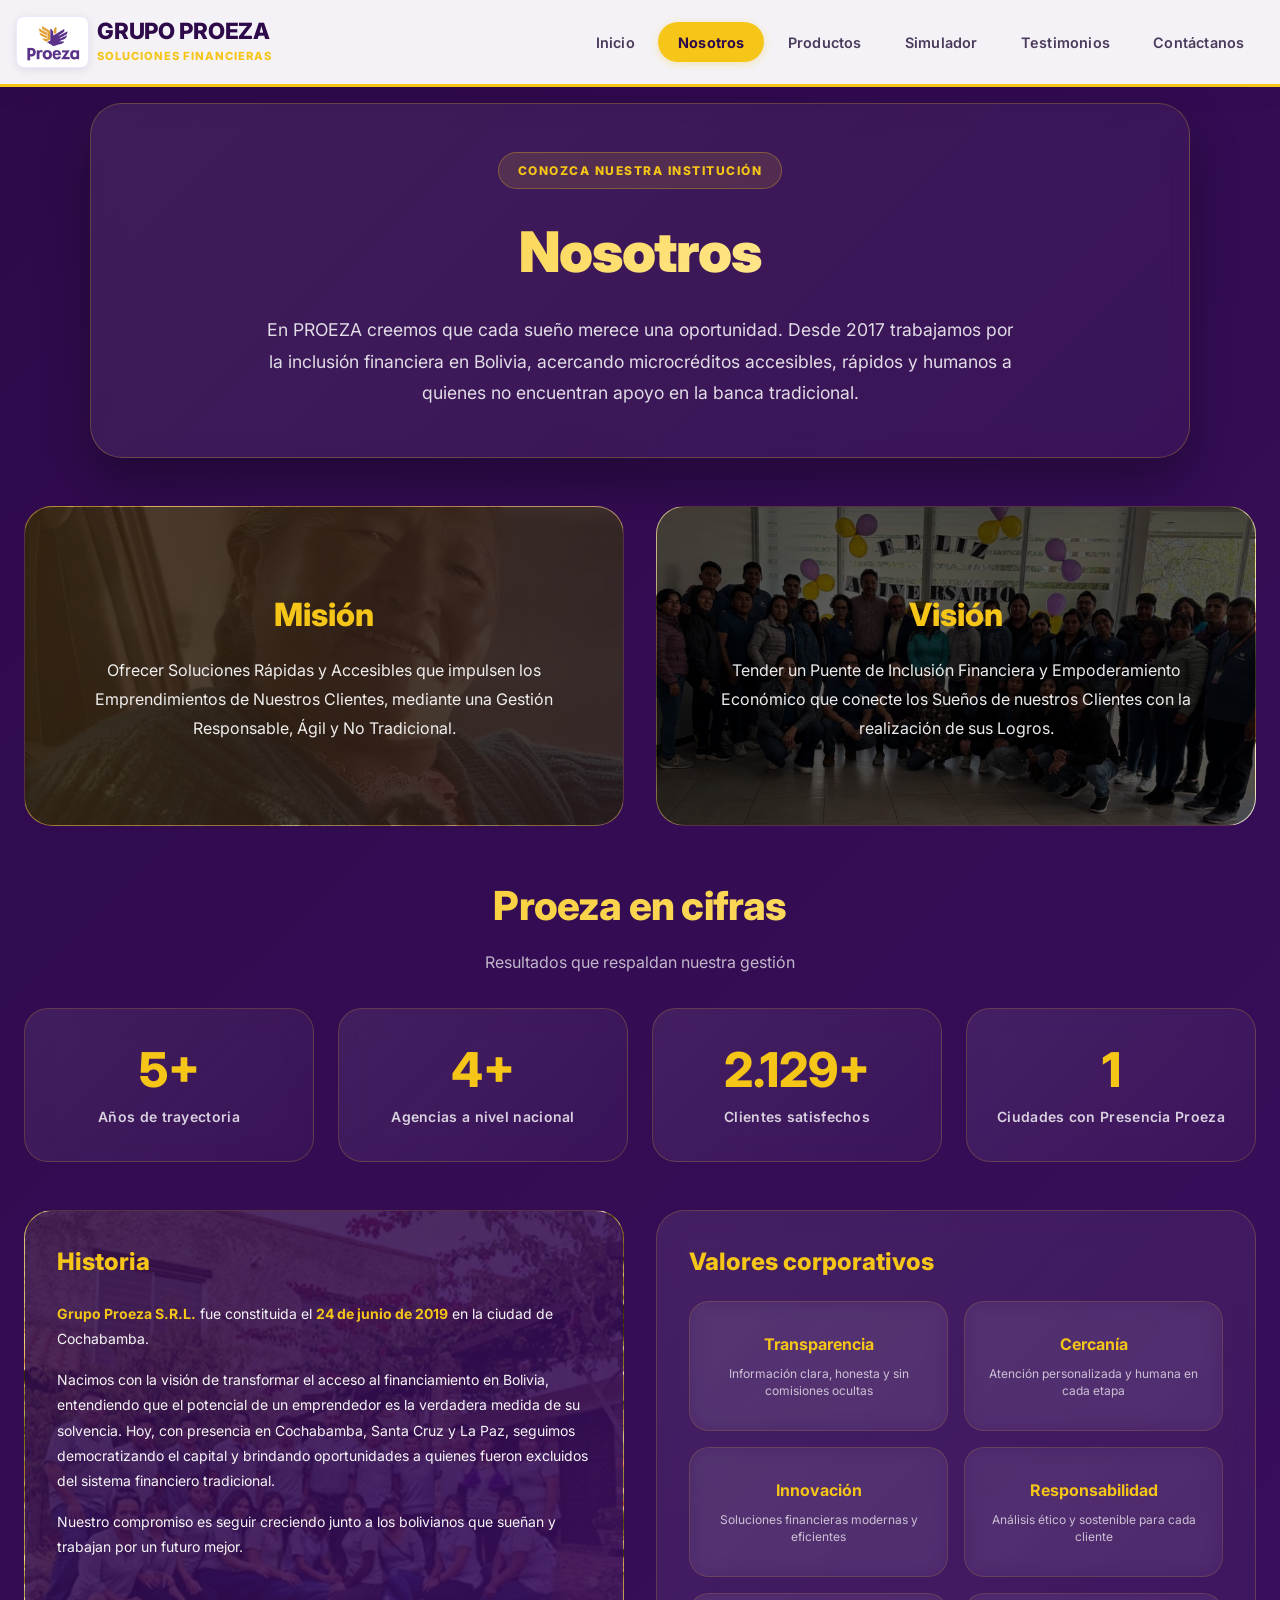
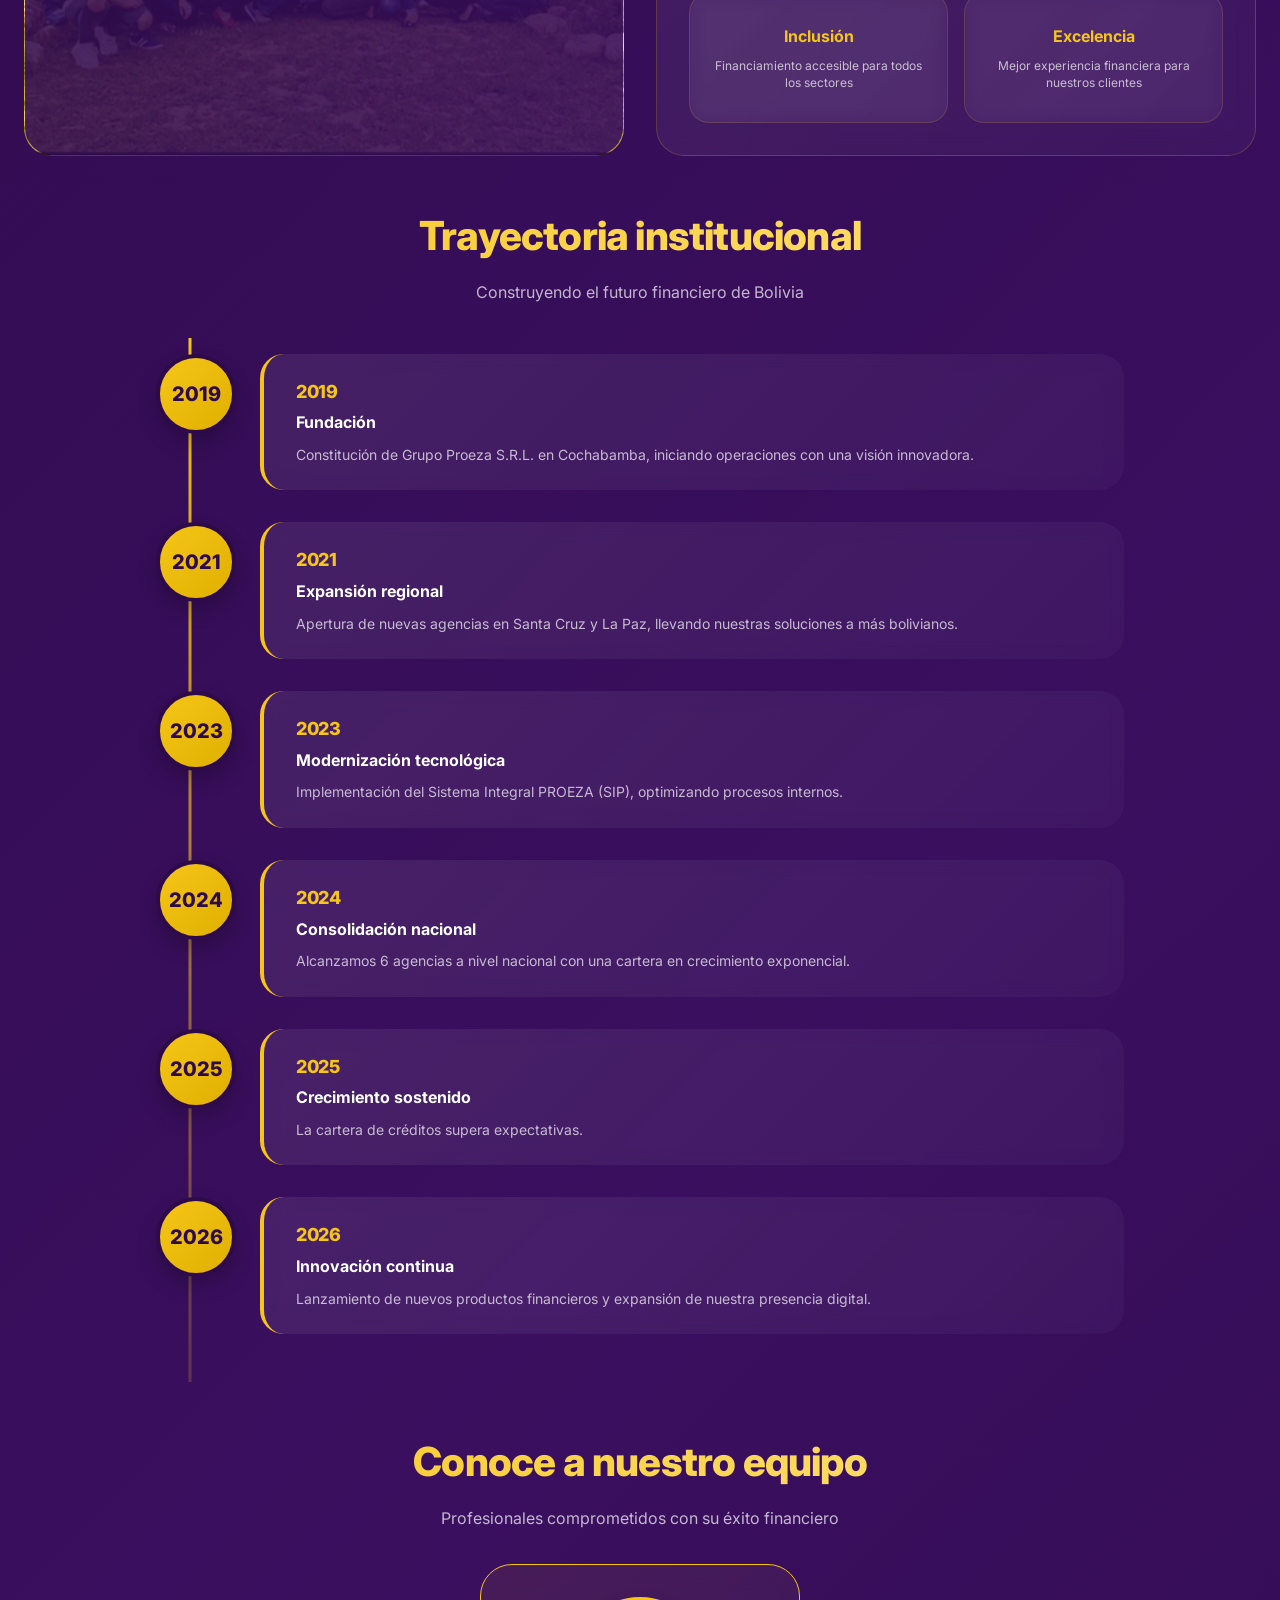
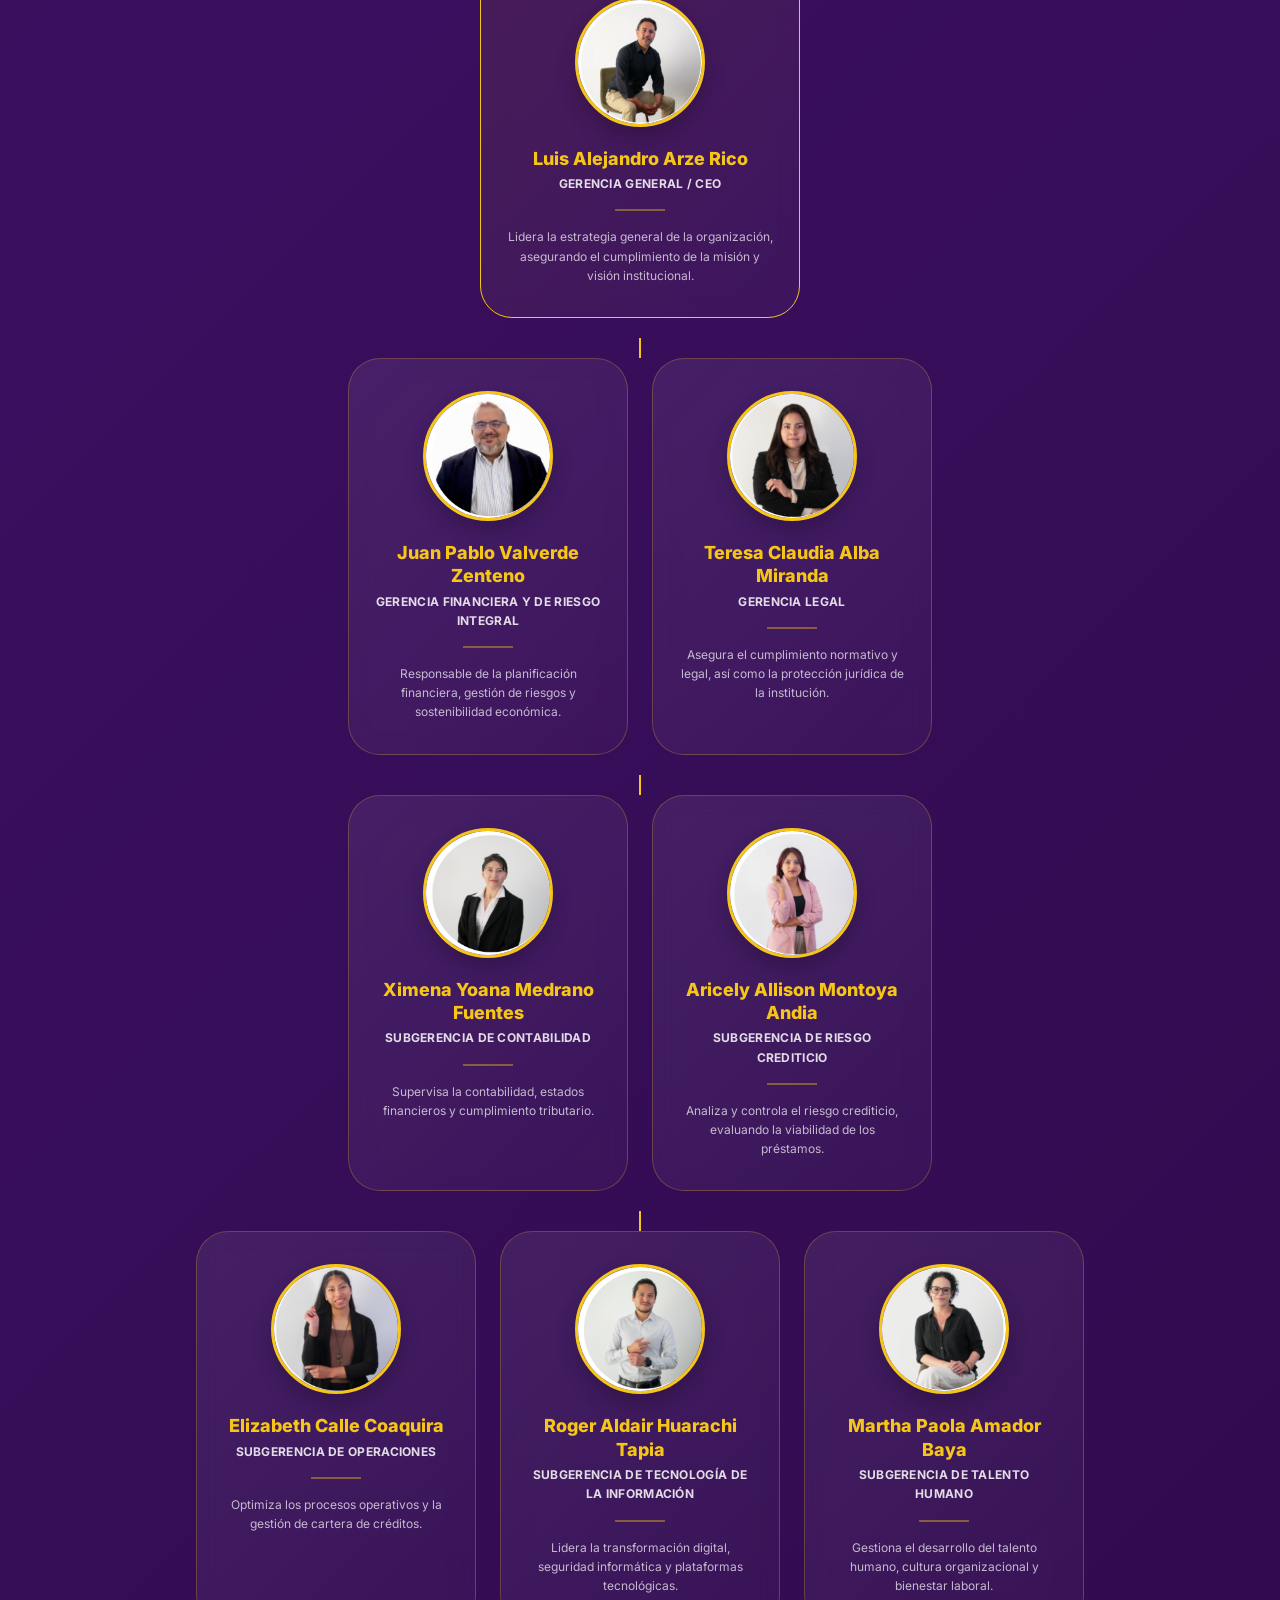
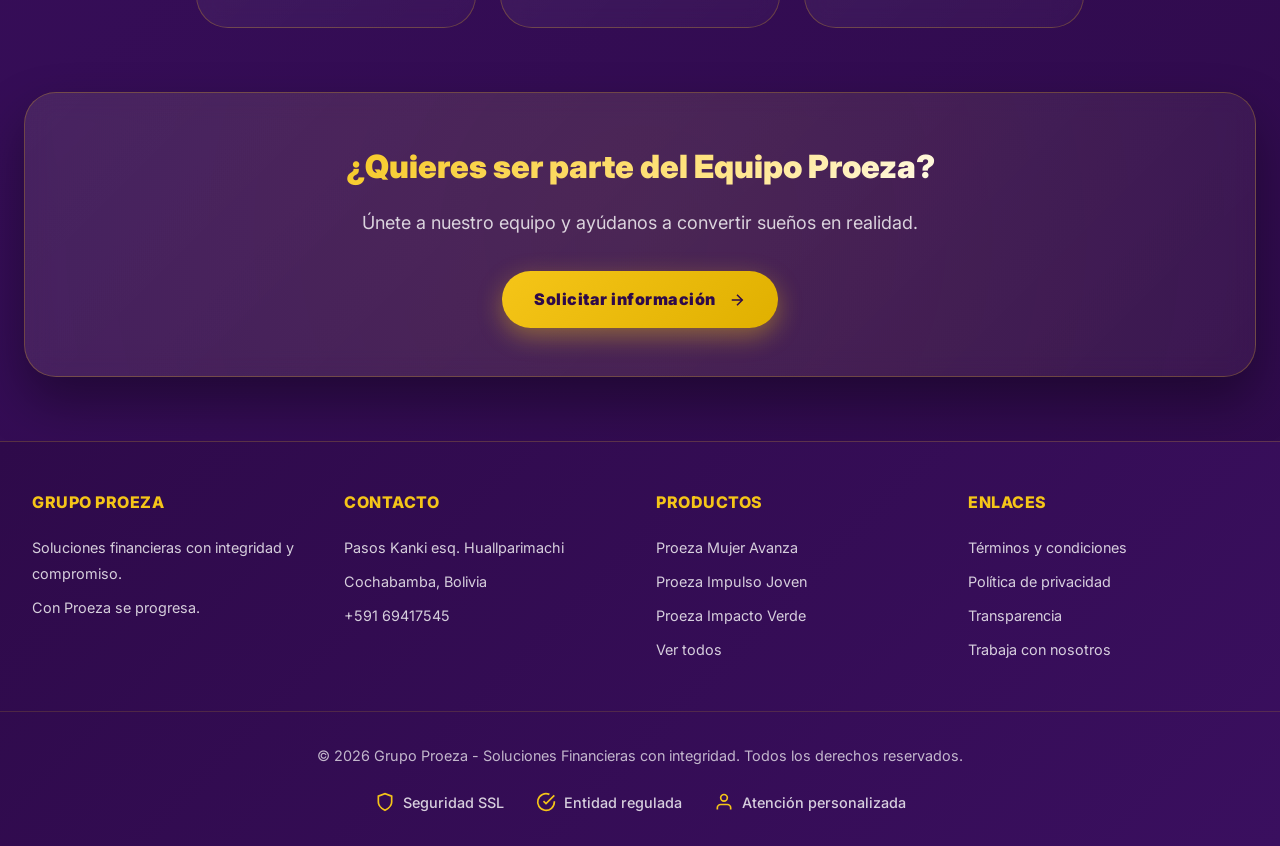
<file: proeza_html5/nosotros.html>
<!DOCTYPE html>
<html lang="es">
<head>
    <meta charset="UTF-8">
    <meta name="viewport" content="width=device-width, initial-scale=1.0">
    <meta name="description" content="Conozca Grupo Proeza - Más de 9 años transformando sueños en Bolivia. Misión, visión, valores y equipo directivo comprometido con la inclusión financiera.">
    <meta name="keywords" content="Grupo Proeza, nosotros, misión, visión, valores, equipo, historia, Bolivia, microfinanzas">
    <meta name="author" content="Grupo Proeza">
    <meta name="theme-color" content="#2E0A4A">
    
    <!-- Open Graph -->
    <meta property="og:type" content="website">
    <meta property="og:title" content="Nosotros | Grupo Proeza - Más de 9 años transformando sueños">
    <meta property="og:description" content="Conozca nuestra historia, misión, visión y el equipo directivo comprometido con la inclusión financiera en Bolivia.">
    <meta property="og:image" content="../assets/inicio1.png">
    
    <!-- Twitter -->
    <meta property="twitter:card" content="summary_large_image">
    <meta property="twitter:title" content="Nosotros | Grupo Proeza">
    <meta property="twitter:description" content="Más de 9 años transformando sueños en Bolivia.">
    
    <!-- Favicon -->
    <link rel="icon" type="image/png" href="../assets/logo.png">
    
    <!-- Preconnect -->
    <link rel="preconnect" href="https://fonts.googleapis.com">
    <link rel="preconnect" href="https://fonts.gstatic.com" crossorigin>
    <link href="https://fonts.googleapis.com/css2?family=Inter:wght@400;600;700;800;900&display=swap" rel="stylesheet">
    
    <title>Nosotros | Grupo Proeza - Más de 9 años transformando sueños en Bolivia</title>
    
    <!-- Schema.org Organization con miembros -->
    <script type="application/ld+json">
    {
      "@context": "https://schema.org",
      "@type": "FinancialService",
      "name": "Grupo Proeza",
      "image": "../assets/logo.png",
      "url": "https://proezagit-miqdpnnwmtkhorvp9fdxeh.streamlit.app/",
      "telephone": "+59169417545",
      "foundingDate": "2019-06-24",
      "description": "Grupo Proeza S.R.L. fue constituida el 24 de junio de 2019 en Cochabamba, Bolivia. Ofrecemos soluciones financieras rápidas y accesibles para emprendedores.",
      "address": {
        "@type": "PostalAddress",
        "streetAddress": "Calle Pasos Kanki esq. Huallparimachi",
        "addressLocality": "Cochabamba",
        "addressCountry": "BO"
      },
      "areaServed": ["Cochabamba", "Santa Cruz", "La Paz"],
      "employee": [
        {
          "@type": "Person",
          "name": "Luis Alejandro Arze Rico",
          "jobTitle": "Gerencia General / CEO"
        },
        {
          "@type": "Person",
          "name": "Juan Pablo Valverde Zenteno",
          "jobTitle": "Gerencia Financiera y de Riesgo Integral"
        },
        {
          "@type": "Person",
          "name": "Teresa Claudia Alba Miranda",
          "jobTitle": "Gerencia Legal"
        }
      ],
      "sameAs": [
        "https://www.facebook.com/FINANCIERAPROEZASRL/",
        "https://www.instagram.com/proezasrl/",
        "https://bo.linkedin.com/company/grupoproeza"
      ]
    }
    </script>
    
    <style>
        /* ============================================
           DESIGN TOKENS
           ============================================ */
        :root {
            --color-primary-dark: #2E0A4A;
            --color-primary: #3A0F5F;
            --color-primary-light: #4A1570;
            
            --color-accent: #F5C518;
            --color-accent-light: #FFE484;
            --color-accent-dark: #E0B000;
            
            --color-white: #FFFFFF;
            --color-gray-50: rgba(255, 255, 255, 0.95);
            --color-gray-100: rgba(255, 255, 255, 0.92);
            --color-gray-200: rgba(255, 255, 255, 0.85);
            --color-gray-300: rgba(255, 255, 255, 0.80);
            --color-gray-400: rgba(255, 255, 255, 0.70);
            --color-gray-500: rgba(255, 255, 255, 0.60);
            
            --font-family-primary: 'Inter', system-ui, -apple-system, 'Segoe UI', Roboto, sans-serif;
            --font-size-xs: 0.75rem;
            --font-size-sm: 0.875rem;
            --font-size-base: 1rem;
            --font-size-lg: 1.125rem;
            --font-size-xl: 1.25rem;
            --font-size-2xl: 1.5rem;
            --font-size-3xl: 2rem;
            --font-size-4xl: 2.5rem;
            --font-size-5xl: 3rem;
            --font-size-6xl: 3.6rem;
            
            --spacing-1: 0.25rem;
            --spacing-2: 0.5rem;
            --spacing-3: 0.75rem;
            --spacing-4: 1rem;
            --spacing-5: 1.25rem;
            --spacing-6: 1.5rem;
            --spacing-8: 2rem;
            --spacing-10: 2.5rem;
            --spacing-12: 3rem;
            --spacing-16: 4rem;
            
            --radius-sm: 8px;
            --radius-md: 12px;
            --radius-lg: 20px;
            --radius-xl: 24px;
            --radius-2xl: 28px;
            --radius-3xl: 32px;
            --radius-full: 999px;
            
            --shadow-sm: 0 2px 8px rgba(0, 0, 0, 0.15);
            --shadow-md: 0 8px 20px rgba(0, 0, 0, 0.25);
            --shadow-lg: 0 20px 35px rgba(0, 0, 0, 0.3);
            --shadow-xl: 0 25px 50px rgba(0, 0, 0, 0.35);
            --shadow-accent: 0 8px 25px rgba(245, 197, 24, 0.4);
            
            --transition-fast: 0.15s ease;
            --transition-base: 0.3s ease;
            --transition-slow: 0.5s ease;
        }
        
        /* ============================================
           RESET Y BASE
           ============================================ */
        * {
            margin: 0;
            padding: 0;
            box-sizing: border-box;
        }
        
        html {
            scroll-behavior: smooth;
        }
        
        body {
            background: linear-gradient(135deg, var(--color-primary-dark) 0%, var(--color-primary) 50%, var(--color-primary-dark) 100%);
            font-family: var(--font-family-primary);
            color: var(--color-gray-100);
            line-height: 1.6;
            min-height: 100vh;
            -webkit-font-smoothing: antialiased;
            -moz-osx-font-smoothing: grayscale;
        }
        
        *:focus-visible {
            outline: 2px solid var(--color-accent);
            outline-offset: 2px;
            border-radius: var(--radius-sm);
        }
        
        .container {
            max-width: 1280px;
            margin: 0 auto;
            padding: 0 var(--spacing-6);
        }
        
        .sr-only {
            position: absolute;
            width: 1px;
            height: 1px;
            padding: 0;
            margin: -1px;
            overflow: hidden;
            clip: rect(0, 0, 0, 0);
            white-space: nowrap;
            border: 0;
        }
        
        /* ============================================
           HERO SECTION - IGUALADO A CONTÁCTANOS
           ============================================ */
        .nosotros-hero {
            text-align: center;
            margin: 1rem auto 3rem auto;
            padding: 3rem 2rem;
            max-width: 1100px;
            border-radius: 32px;
            background: linear-gradient(135deg, rgba(255,255,255,0.08) 0%, rgba(255,255,255,0.03) 100%);
            backdrop-filter: blur(12px);
            -webkit-backdrop-filter: blur(12px);
            border: 1px solid rgba(245,197,24,0.25);
            box-shadow: 0 25px 50px rgba(0,0,0,0.3);
            position: relative;
            overflow: hidden;
        }
        
        .nosotros-eyebrow {
            display: inline-block;
            color: #F5C518;
            background: rgba(245,197,24,0.12);
            border: 1px solid rgba(245,197,24,0.3);
            padding: 0.5rem 1.2rem;
            border-radius: 999px;
            font-size: 0.75rem;
            font-weight: 800;
            text-transform: uppercase;
            letter-spacing: 1.5px;
            margin-bottom: 1.2rem;
            position: relative;
            z-index: 1;
        }
        
        .nosotros-hero h1 {
            background: linear-gradient(135deg, #F5C518 0%, #FFE484 60%, #FFFFFF 100%);
            -webkit-background-clip: text;
            -webkit-text-fill-color: transparent;
            background-clip: text;
            font-size: 3.5rem;
            font-weight: 900;
            margin: 0 0 1rem 0;
            letter-spacing: -0.02em;
            position: relative;
            z-index: 1;
        }
        
        .nosotros-hero p {
            color: rgba(255,255,255,0.85);
            font-size: 1.1rem;
            max-width: 760px;
            margin: 0 auto;
            line-height: 1.8;
            position: relative;
            z-index: 1;
        }
        
        /* ============================================
           SECCIONES
           ============================================ */
        .section-title {
            font-size: var(--font-size-4xl);
            font-weight: 800;
            text-align: center;
            background: linear-gradient(135deg, var(--color-accent) 0%, var(--color-accent-light) 100%);
            -webkit-background-clip: text;
            background-clip: text;
            -webkit-text-fill-color: transparent;
            margin: var(--spacing-12) 0 var(--spacing-3);
            letter-spacing: -0.02em;
        }
        
        .section-subtitle {
            text-align: center;
            color: var(--color-gray-400);
            margin-bottom: var(--spacing-8);
            font-size: var(--font-size-base);
        }
        
        /* ============================================
           MISIÓN Y VISIÓN
           ============================================ */
        .mision-vision-grid {
            display: grid;
            grid-template-columns: 1fr 1fr;
            gap: var(--spacing-8);
            margin: var(--spacing-8) 0;
        }
        
        .mision-card, .vision-card {
            border-radius: var(--radius-2xl);
            padding: var(--spacing-10) var(--spacing-8);
            height: 100%;
            text-align: center;
            transition: all var(--transition-base);
            border: 1px solid rgba(245, 197, 24, 0.2);
            position: relative;
            background-size: cover;
            background-position: center;
            background-repeat: no-repeat;
            overflow: hidden;
            min-height: 320px;
            display: flex;
            flex-direction: column;
            justify-content: center;
        }
        
        .mision-card::before, .vision-card::before {
            content: '';
            position: absolute;
            top: 0;
            left: 0;
            width: 100%;
            height: 100%;
            background: rgba(0, 0, 0, 0.65);
            z-index: 0;
            transition: background var(--transition-base);
        }
        
        .mision-card:hover::before, .vision-card:hover::before {
            background: rgba(0, 0, 0, 0.55);
        }
        
        .mision-card > *, .vision-card > * {
            position: relative;
            z-index: 1;
        }
        
        .mision-card:hover, .vision-card:hover {
            transform: translateY(-6px);
            border-color: var(--color-accent);
            box-shadow: 0 20px 40px rgba(0, 0, 0, 0.3);
        }
        
        .mision-card h3, .vision-card h3 {
            color: var(--color-accent);
            font-size: var(--font-size-3xl);
            font-weight: 800;
            margin-bottom: var(--spacing-4);
        }
        
        .mision-card p, .vision-card p {
            color: var(--color-gray-100);
            line-height: 1.8;
            font-size: var(--font-size-base);
        }
        
        /* ============================================
           ESTADÍSTICAS
           ============================================ */
        .stats-container {
            display: grid;
            grid-template-columns: repeat(auto-fit, minmax(220px, 1fr));
            gap: var(--spacing-6);
            margin: var(--spacing-8) 0 var(--spacing-12);
        }
        
        .stat-card {
            background: linear-gradient(135deg, rgba(255,255,255,0.08) 0%, rgba(255,255,255,0.03) 100%);
            backdrop-filter: blur(12px);
            -webkit-backdrop-filter: blur(12px);
            border-radius: var(--radius-xl);
            padding: var(--spacing-8) var(--spacing-6);
            text-align: center;
            transition: all var(--transition-base);
            border: 1px solid rgba(245, 197, 24, 0.2);
            position: relative;
            overflow: hidden;
        }
        
        .stat-card::after {
            content: '';
            position: absolute;
            bottom: 0;
            left: 0;
            width: 100%;
            height: 3px;
            background: linear-gradient(90deg, transparent, var(--color-accent), transparent);
            transform: scaleX(0);
            transition: transform var(--transition-slow);
        }
        
        .stat-card:hover::after {
            transform: scaleX(1);
        }
        
        .stat-card:hover {
            transform: translateY(-6px);
            border-color: rgba(245, 197, 24, 0.5);
            box-shadow: var(--shadow-lg);
        }
        
        .stat-number {
            font-size: var(--font-size-5xl);
            font-weight: 800;
            color: var(--color-accent);
            line-height: 1.2;
            margin-bottom: var(--spacing-2);
        }
        
        .stat-label {
            color: var(--color-gray-300);
            font-size: var(--font-size-sm);
            letter-spacing: 0.3px;
            font-weight: 600;
        }
        
        /* ============================================
           HISTORIA Y VALORES
           ============================================ */
        .historia-valores-grid {
            display: grid;
            grid-template-columns: 1fr 1fr;
            gap: var(--spacing-8);
            margin: var(--spacing-8) 0;
        }
        
        .historia-section {
            background-size: cover;
            background-position: center;
            background-repeat: no-repeat;
            border-radius: var(--radius-2xl);
            padding: var(--spacing-8);
            border: 1px solid rgba(245, 197, 24, 0.2);
            position: relative;
            overflow: hidden;
            min-height: 400px;
            display: flex;
            flex-direction: column;
        }
        
        .historia-section::before {
            content: '';
            position: absolute;
            top: 0;
            left: 0;
            right: 0;
            bottom: 0;
            background: linear-gradient(135deg, rgba(46,10,74,0.85) 0%, rgba(58,15,95,0.90) 100%);
            z-index: 0;
        }
        
        .historia-section > * {
            position: relative;
            z-index: 1;
        }
        
        .historia-section h3 {
            color: var(--color-accent);
            font-size: var(--font-size-2xl);
            font-weight: 800;
            margin-bottom: var(--spacing-5);
            text-align: left;
        }
        
        .historia-text {
            color: rgba(255, 255, 255, 0.95);
            line-height: 1.8;
            font-size: var(--font-size-sm);
            margin-bottom: var(--spacing-4);
        }
        
        .historia-text strong {
            color: var(--color-accent);
            font-weight: 700;
        }
        
        .valores-section {
            background: linear-gradient(135deg, rgba(255,255,255,0.08) 0%, rgba(255,255,255,0.03) 100%);
            backdrop-filter: blur(12px);
            -webkit-backdrop-filter: blur(12px);
            border-radius: var(--radius-2xl);
            padding: var(--spacing-8);
            border: 1px solid rgba(245, 197, 24, 0.2);
        }
        
        .valores-section h3 {
            color: var(--color-accent);
            font-size: var(--font-size-2xl);
            font-weight: 800;
            margin-bottom: var(--spacing-5);
            text-align: left;
        }
        
        .values-grid {
            display: grid;
            grid-template-columns: repeat(2, 1fr);
            gap: var(--spacing-4);
        }
        
        .value-card {
            background: rgba(255, 255, 255, 0.04);
            backdrop-filter: blur(10px);
            -webkit-backdrop-filter: blur(10px);
            border-radius: var(--radius-lg);
            padding: var(--spacing-5);
            text-align: center;
            transition: all var(--transition-base);
            border: 1px solid rgba(245, 197, 24, 0.15);
            display: flex;
            flex-direction: column;
            justify-content: center;
            min-height: 130px;
        }
        
        .value-card:hover {
            transform: translateY(-4px);
            border-color: rgba(245, 197, 24, 0.35);
            background: rgba(245, 197, 24, 0.05);
        }
        
        .value-title {
            font-size: var(--font-size-base);
            font-weight: 700;
            color: var(--color-accent);
            margin-bottom: var(--spacing-2);
        }
        
        .value-desc {
            color: var(--color-gray-400);
            font-size: var(--font-size-xs);
            line-height: 1.4;
        }
        
        /* ============================================
           LÍNEA DE TIEMPO
           ============================================ */
        .timeline-container {
            position: relative;
            max-width: 1000px;
            margin: var(--spacing-8) auto;
            padding: var(--spacing-4);
        }
        
        .timeline-container::before {
            content: '';
            position: absolute;
            left: 50px;
            top: 0;
            bottom: 0;
            width: 3px;
            background: linear-gradient(to bottom, var(--color-accent), rgba(245, 197, 24, 0.2));
            transform: translateX(-50%);
        }
        
        .timeline-item {
            display: flex;
            align-items: flex-start;
            margin-bottom: var(--spacing-8);
            position: relative;
            transition: all var(--transition-base);
            opacity: 0;
            transform: translateX(-20px);
        }
        
        .timeline-item.visible {
            opacity: 1;
            transform: translateX(0);
        }
        
        .timeline-item:hover {
            transform: translateX(8px);
        }
        
        .timeline-item.visible:hover {
            transform: translateX(8px);
        }
        
        .timeline-icon {
            width: 80px;
            height: 80px;
            background: linear-gradient(135deg, var(--color-accent) 0%, var(--color-accent-dark) 100%);
            border-radius: 50%;
            display: flex;
            align-items: center;
            justify-content: center;
            font-size: var(--font-size-xl);
            font-weight: 800;
            color: var(--color-primary-dark);
            flex-shrink: 0;
            box-shadow: 0 10px 20px rgba(0, 0, 0, 0.2);
            transition: all var(--transition-base);
            z-index: 1;
            border: 4px solid var(--color-primary-dark);
        }
        
        .timeline-item:hover .timeline-icon {
            transform: scale(1.08);
            box-shadow: 0 15px 30px rgba(245, 197, 24, 0.4);
        }
        
        .timeline-content {
            flex: 1;
            margin-left: var(--spacing-6);
            background: linear-gradient(135deg, rgba(255,255,255,0.08) 0%, rgba(255,255,255,0.03) 100%);
            backdrop-filter: blur(8px);
            -webkit-backdrop-filter: blur(8px);
            padding: var(--spacing-6) var(--spacing-8);
            border-radius: var(--radius-xl);
            border-left: 4px solid var(--color-accent);
            transition: all var(--transition-base);
        }
        
        .timeline-item:hover .timeline-content {
            background: linear-gradient(135deg, rgba(255, 255, 255, 0.12) 0%, rgba(255, 255, 255, 0.04) 100%);
            box-shadow: 0 10px 25px rgba(0, 0, 0, 0.2);
            transform: translateX(4px);
        }
        
        .timeline-year {
            font-size: var(--font-size-lg);
            font-weight: 800;
            color: var(--color-accent);
            margin-bottom: var(--spacing-1);
            letter-spacing: -0.3px;
        }
        
        .timeline-title {
            font-size: var(--font-size-base);
            font-weight: 700;
            color: var(--color-white);
            margin-bottom: var(--spacing-2);
        }
        
        .timeline-desc {
            color: var(--color-gray-400);
            font-size: var(--font-size-sm);
            line-height: 1.6;
            margin: 0;
        }
        
        /* ============================================
           EQUIPO (ORGANIGRAMA)
           ============================================ */
        .team-section {
            margin: var(--spacing-12) 0;
        }
        
        .org-chart {
            display: flex;
            flex-direction: column;
            align-items: center;
            gap: var(--spacing-10);
            margin: var(--spacing-8) 0;
            position: relative;
        }
        
        .org-level {
            display: flex;
            justify-content: center;
            gap: var(--spacing-6);
            flex-wrap: wrap;
            position: relative;
            width: 100%;
        }
        
        .org-level:not(:first-child)::before {
            content: '';
            position: absolute;
            top: calc(-1 * var(--spacing-10) / 2);
            left: 50%;
            width: 2px;
            height: calc(var(--spacing-10) / 2);
            background: linear-gradient(to bottom, var(--color-accent), rgba(245, 197, 24, 0.3));
            transform: translateX(-50%);
        }
        
        .org-level.multiple::after {
            content: '';
            position: absolute;
            top: calc(-1 * var(--spacing-10) / 2);
            left: 50%;
            width: 2px;
            height: calc(var(--spacing-10) / 2);
            background: var(--color-accent);
            transform: translateX(-50%);
        }
        
        .team-card {
            background: linear-gradient(135deg, rgba(255,255,255,0.08) 0%, rgba(255,255,255,0.03) 100%);
            backdrop-filter: blur(12px);
            -webkit-backdrop-filter: blur(12px);
            border-radius: var(--radius-3xl);
            padding: var(--spacing-8) var(--spacing-6);
            text-align: center;
            transition: all var(--transition-base);
            border: 1px solid rgba(245, 197, 24, 0.25);
            cursor: default;
            width: 280px;
            position: relative;
        }
        
        .team-card.ceo {
            width: 320px;
            border-color: var(--color-accent);
            background: linear-gradient(135deg, rgba(245, 197, 24, 0.08) 0%, rgba(255, 255, 255, 0.03) 100%);
        }
        
        .team-card:hover {
            transform: translateY(-8px);
            border-color: var(--color-accent);
            box-shadow: 0 25px 40px rgba(0, 0, 0, 0.3);
            background: rgba(255, 255, 255, 0.12);
        }
        
        .team-avatar {
            width: 130px;
            height: 130px;
            border-radius: 50%;
            object-fit: cover;
            margin: 0 auto var(--spacing-5);
            border: 3px solid var(--color-accent);
            box-shadow: 0 10px 20px rgba(0, 0, 0, 0.2);
            display: block;
            transition: transform var(--transition-base);
        }
        
        .team-card:hover .team-avatar {
            transform: scale(1.05);
        }
        
        .team-avatar-placeholder {
            width: 130px;
            height: 130px;
            border-radius: 50%;
            background: linear-gradient(135deg, #5B2A86 0%, var(--color-primary) 100%);
            display: flex;
            align-items: center;
            justify-content: center;
            margin: 0 auto var(--spacing-5);
            color: var(--color-accent);
            font-size: var(--font-size-4xl);
            font-weight: 800;
            border: 3px solid var(--color-accent);
        }
        
        .team-name {
            font-size: var(--font-size-lg);
            font-weight: 800;
            color: var(--color-accent);
            margin-bottom: var(--spacing-1);
            line-height: 1.3;
        }
        
        .team-position {
            font-size: var(--font-size-xs);
            font-weight: 700;
            color: var(--color-gray-200);
            margin-bottom: var(--spacing-4);
            letter-spacing: 0.3px;
            text-transform: uppercase;
        }
        
        .team-divider {
            width: 50px;
            height: 2px;
            background: rgba(245, 197, 24, 0.4);
            margin: var(--spacing-4) auto;
        }
        
        .team-bio {
            font-size: var(--font-size-xs);
            color: var(--color-gray-400);
            line-height: 1.6;
            margin-top: var(--spacing-2);
        }
        
        /* ============================================
           CTA FINAL
           ============================================ */
        .cta-section {
            text-align: center;
            margin: var(--spacing-16) 0 var(--spacing-8);
            padding: var(--spacing-12) var(--spacing-6);
            background: linear-gradient(135deg, rgba(255,255,255,0.08) 0%, rgba(255,255,255,0.03) 100%);
            backdrop-filter: blur(12px);
            -webkit-backdrop-filter: blur(12px);
            border: 1px solid rgba(245, 197, 24, 0.28);
            border-radius: var(--radius-3xl);
            box-shadow: var(--shadow-xl);
            position: relative;
            overflow: hidden;
        }
        
        .cta-section::before {
            content: '';
            position: absolute;
            top: -50%;
            left: -50%;
            width: 200%;
            height: 200%;
            background: radial-gradient(circle, rgba(245, 197, 24, 0.08) 0%, transparent 70%);
            animation: pulse-bg 15s ease-in-out infinite;
            pointer-events: none;
        }
        
        @keyframes pulse-bg {
            0%, 100% { transform: scale(1); opacity: 0.3; }
            50% { transform: scale(1.2); opacity: 0.6; }
        }
        
        .cta-content {
            position: relative;
            z-index: 1;
            max-width: 700px;
            margin: 0 auto;
        }
        
        .cta-section h3 {
            background: linear-gradient(135deg, var(--color-accent) 0%, var(--color-accent-light) 60%, var(--color-white) 100%);
            -webkit-background-clip: text;
            background-clip: text;
            -webkit-text-fill-color: transparent;
            font-size: var(--font-size-3xl);
            font-weight: 900;
            margin-bottom: var(--spacing-4);
        }
        
        .cta-section p {
            color: var(--color-gray-300);
            font-size: var(--font-size-lg);
            line-height: 1.7;
            margin-bottom: var(--spacing-8);
        }
        
        .btn-premium {
            display: inline-flex;
            align-items: center;
            gap: var(--spacing-3);
            background: linear-gradient(135deg, var(--color-accent) 0%, var(--color-accent-dark) 100%);
            color: var(--color-primary-dark) !important;
            border-radius: 60px;
            font-weight: 900;
            padding: var(--spacing-4) var(--spacing-8);
            text-align: center;
            cursor: pointer;
            transition: all var(--transition-base);
            box-shadow: var(--shadow-accent);
            text-decoration: none;
            font-size: var(--font-size-base);
            letter-spacing: 0.5px;
            border: none;
            font-family: inherit;
            min-height: 54px;
        }
        
        .btn-premium:hover {
            transform: translateY(-3px);
            box-shadow: 0 16px 35px rgba(245, 197, 24, 0.5);
        }
        
        .btn-premium svg {
            width: 18px;
            height: 18px;
            transition: transform var(--transition-base);
        }
        
        .btn-premium:hover svg {
            transform: translateX(4px);
        }
        
        /* ============================================
           RESPONSIVE
           ============================================ */
        @media (max-width: 1024px) {
            .nosotros-hero h1 {
                font-size: var(--font-size-4xl);
            }
            
            .mision-vision-grid {
                grid-template-columns: 1fr;
            }
            
            .historia-valores-grid {
                grid-template-columns: 1fr;
            }
            
            .team-card {
                width: 260px;
            }
        }
        
        @media (max-width: 768px) {
            .container {
                padding: 0 var(--spacing-4);
            }
            
            .nosotros-hero {
                padding: 2rem 1.5rem;
            }
            
            .nosotros-hero h1 {
                font-size: 2.2rem;
            }
            
            .section-title {
                font-size: var(--font-size-2xl);
            }
            
            .mision-card, .vision-card {
                padding: var(--spacing-6);
                min-height: 260px;
            }
            
            .mision-card h3, .vision-card h3 {
                font-size: var(--font-size-xl);
            }
            
            .values-grid {
                grid-template-columns: 1fr;
            }
            
            .timeline-container::before {
                left: 40px;
            }
            
            .timeline-icon {
                width: 60px;
                height: 60px;
                font-size: var(--font-size-base);
            }
            
            .timeline-content {
                margin-left: var(--spacing-4);
                padding: var(--spacing-4) var(--spacing-5);
            }
            
            .org-level {
                flex-direction: column;
                align-items: center;
            }
            
            .team-card {
                width: 100%;
                max-width: 320px;
            }
            
            .team-avatar, .team-avatar-placeholder {
                width: 100px;
                height: 100px;
                font-size: var(--font-size-2xl);
            }
            
            .cta-section {
                padding: var(--spacing-8) var(--spacing-4);
            }
            
            .cta-section h3 {
                font-size: var(--font-size-xl);
            }
        }
        
        @media (max-width: 480px) {
            .nosotros-hero h1 {
                font-size: 1.8rem;
            }
            
            .stat-number {
                font-size: var(--font-size-3xl);
            }
        }
        
        /* ============================================
           ANIMACIONES
           ============================================ */
        .fade-in {
            opacity: 0;
            transform: translateY(20px);
            transition: opacity 0.6s ease, transform 0.6s ease;
        }
        
        .fade-in.visible {
            opacity: 1;
            transform: translateY(0);
        }
    </style>
</head>
<body>

<!-- ============================================
     CONTENEDOR DEL NAVBAR (Inyectado por navbar.js)
     ============================================ -->
<div id="navbar-container"></div>

<!-- ============================================
     CONTENIDO PRINCIPAL DE LA PÁGINA
     ============================================ -->
<main>
    <div class="container">
        <!-- Hero Section -->
        <section class="nosotros-hero fade-in" aria-labelledby="hero-title">
            <div class="nosotros-eyebrow">Conozca nuestra institución</div>
            <h1 id="hero-title">Nosotros</h1>
            <p>En PROEZA creemos que cada sueño merece una oportunidad. Desde 2017 trabajamos por la inclusión financiera en Bolivia, acercando microcréditos accesibles, rápidos y humanos a quienes no encuentran apoyo en la banca tradicional.</p>
        </section>

        <!-- Misión y Visión -->
        <section class="fade-in" aria-labelledby="mision-vision-title">
            <h2 class="sr-only" id="mision-vision-title">Misión y Visión</h2>
            
            <div class="mision-vision-grid">
                <div class="mision-card" style="background-image: url('../assets/mision_bg.png');">
                    <h3>Misión</h3>
                    <p>Ofrecer Soluciones Rápidas y Accesibles que impulsen los Emprendimientos de Nuestros Clientes, mediante una Gestión Responsable, Ágil y No Tradicional.</p>
                </div>
                
                <div class="vision-card" style="background-image: url('../assets/vision_bg.png');">
                    <h3>Visión</h3>
                    <p>Tender un Puente de Inclusión Financiera y Empoderamiento Económico que conecte los Sueños de nuestros Clientes con la realización de sus Logros.</p>
                </div>
            </div>
        </section>

        <!-- Estadísticas -->
        <section class="fade-in" aria-labelledby="stats-title">
            <h2 class="section-title" id="stats-title">Proeza en cifras</h2>
            <p class="section-subtitle">Resultados que respaldan nuestra gestión</p>
            
            <div class="stats-container">
                <div class="stat-card">
                    <div class="stat-number"><span class="counter" data-target="9">0</span>+</div>
                    <div class="stat-label">Años de trayectoria</div>
                </div>
                <div class="stat-card">
                    <div class="stat-number"><span class="counter" data-target="7">0</span>+</div>
                    <div class="stat-label">Agencias a nivel nacional</div>
                </div>
                <div class="stat-card">
                    <div class="stat-number"><span class="counter" data-target="3650">0</span>+</div>
                    <div class="stat-label">Clientes satisfechos</div>
                </div>
                <div class="stat-card">
                    <div class="stat-number"><span class="counter" data-target="3">0</span></div>
                    <div class="stat-label">Ciudades con Presencia Proeza</div>
                </div>
            </div>
        </section>

       <!-- Historia y Valores -->
<section class="fade-in" aria-labelledby="historia-title">
    <div class="historia-valores-grid">
        <div class="historia-section" style="background-image: url('../assets/historia2.jpg'); background-size: cover; background-position: center; background-repeat: no-repeat;">
            <h3 id="historia-title">Historia</h3>
            <p class="historia-text"><strong>Grupo Proeza S.R.L.</strong> fue constituida el <strong>24 de junio de 2019</strong> en la ciudad de Cochabamba.</p>
            <p class="historia-text">Nacimos con la visión de transformar el acceso al financiamiento en Bolivia, entendiendo que el potencial de un emprendedor es la verdadera medida de su solvencia. Hoy, con presencia en Cochabamba, Santa Cruz y La Paz, seguimos democratizando el capital y brindando oportunidades a quienes fueron excluidos del sistema financiero tradicional.</p>
            <p class="historia-text">Nuestro compromiso es seguir creciendo junto a los bolivianos que sueñan y trabajan por un futuro mejor.</p>
        </div>
        
        <div class="valores-section">
            <h3>Valores corporativos</h3>
            <div class="values-grid">
                <div class="value-card">
                    <div class="value-title">Transparencia</div>
                    <div class="value-desc">Información clara, honesta y sin comisiones ocultas</div>
                </div>
                <div class="value-card">
                    <div class="value-title">Cercanía</div>
                    <div class="value-desc">Atención personalizada y humana en cada etapa</div>
                </div>
                <div class="value-card">
                    <div class="value-title">Innovación</div>
                    <div class="value-desc">Soluciones financieras modernas y eficientes</div>
                </div>
                <div class="value-card">
                    <div class="value-title">Responsabilidad</div>
                    <div class="value-desc">Análisis ético y sostenible para cada cliente</div>
                </div>
                <div class="value-card">
                    <div class="value-title">Inclusión</div>
                    <div class="value-desc">Financiamiento accesible para todos los sectores</div>
                </div>
                <div class="value-card">
                    <div class="value-title">Excelencia</div>
                    <div class="value-desc">Mejor experiencia financiera para nuestros clientes</div>
                </div>
            </div>
        </div>
    </div>
</section>

        <!-- Línea de Tiempo -->
        <section class="fade-in" aria-labelledby="timeline-title">
            <h2 class="section-title" id="timeline-title">Trayectoria institucional</h2>
            <p class="section-subtitle">Construyendo el futuro financiero de Bolivia</p>
            
            <div class="timeline-container" role="list" aria-label="Línea de tiempo de Grupo Proeza">
                <div class="timeline-item" role="listitem">
                    <div class="timeline-icon" aria-hidden="true">2019</div>
                    <div class="timeline-content">
                        <div class="timeline-year">2019</div>
                        <div class="timeline-title">Fundación</div>
                        <div class="timeline-desc">Constitución de Grupo Proeza S.R.L. en Cochabamba, iniciando operaciones con una visión innovadora.</div>
                    </div>
                </div>
                
                <div class="timeline-item" role="listitem">
                    <div class="timeline-icon" aria-hidden="true">2021</div>
                    <div class="timeline-content">
                        <div class="timeline-year">2021</div>
                        <div class="timeline-title">Expansión regional</div>
                        <div class="timeline-desc">Apertura de nuevas agencias en Santa Cruz y La Paz, llevando nuestras soluciones a más bolivianos.</div>
                    </div>
                </div>
                
                <div class="timeline-item" role="listitem">
                    <div class="timeline-icon" aria-hidden="true">2023</div>
                    <div class="timeline-content">
                        <div class="timeline-year">2023</div>
                        <div class="timeline-title">Modernización tecnológica</div>
                        <div class="timeline-desc">Implementación del Sistema Integral PROEZA (SIP), optimizando procesos internos.</div>
                    </div>
                </div>
                
                <div class="timeline-item" role="listitem">
                    <div class="timeline-icon" aria-hidden="true">2024</div>
                    <div class="timeline-content">
                        <div class="timeline-year">2024</div>
                        <div class="timeline-title">Consolidación nacional</div>
                        <div class="timeline-desc">Alcanzamos 6 agencias a nivel nacional con una cartera en crecimiento exponencial.</div>
                    </div>
                </div>
                
                <div class="timeline-item" role="listitem">
                    <div class="timeline-icon" aria-hidden="true">2025</div>
                    <div class="timeline-content">
                        <div class="timeline-year">2025</div>
                        <div class="timeline-title">Crecimiento sostenido</div>
                        <div class="timeline-desc">La cartera de créditos supera expectativas.</div>
                    </div>
                </div>
                
                <div class="timeline-item" role="listitem">
                    <div class="timeline-icon" aria-hidden="true">2026</div>
                    <div class="timeline-content">
                        <div class="timeline-year">2026</div>
                        <div class="timeline-title">Innovación continua</div>
                        <div class="timeline-desc">Lanzamiento de nuevos productos financieros y expansión de nuestra presencia digital.</div>
                    </div>
                </div>
            </div>
        </section>

        <!-- Equipo Directivo -->
        <section class="team-section fade-in" aria-labelledby="team-title">
            <h2 class="section-title" id="team-title">Conoce a nuestro equipo</h2>
            <p class="section-subtitle">Profesionales comprometidos con su éxito financiero</p>
            
            <div class="org-chart">
                <!-- Nivel 1: CEO -->
                <div class="org-level">
                    <div class="team-card ceo">
                        <img src="../assets/luis_arze.png" alt="Luis Alejandro Arze Rico, Gerente General" class="team-avatar" loading="lazy" onerror="this.outerHTML='<div class=\'team-avatar-placeholder\'>LA</div>'">
                        <div class="team-name">Luis Alejandro Arze Rico</div>
                        <div class="team-position">Gerencia General / CEO</div>
                        <div class="team-divider"></div>
                        <div class="team-bio">Lidera la estrategia general de la organización, asegurando el cumplimiento de la misión y visión institucional.</div>
                    </div>
                </div>
                
                <!-- Nivel 2: Gerentes -->
                <div class="org-level multiple">
                    <div class="team-card">
                        <img src="../assets/juan_valverde.png" alt="Juan Pablo Valverde Zenteno, Gerencia Financiera" class="team-avatar" loading="lazy" onerror="this.outerHTML='<div class=\'team-avatar-placeholder\'>JV</div>'">
                        <div class="team-name">Juan Pablo Valverde Zenteno</div>
                        <div class="team-position">Gerencia Financiera y de Riesgo Integral</div>
                        <div class="team-divider"></div>
                        <div class="team-bio">Responsable de la planificación financiera, gestión de riesgos y sostenibilidad económica.</div>
                    </div>
                    
                    <div class="team-card">
                        <img src="../assets/teresa_alba.png" alt="Teresa Claudia Alba Miranda, Gerencia Legal" class="team-avatar" loading="lazy" onerror="this.outerHTML='<div class=\'team-avatar-placeholder\'>TA</div>'">
                        <div class="team-name">Teresa Claudia Alba Miranda</div>
                        <div class="team-position">Gerencia Legal</div>
                        <div class="team-divider"></div>
                        <div class="team-bio">Asegura el cumplimiento normativo y legal, así como la protección jurídica de la institución.</div>
                    </div>
                </div>
                
                <!-- Nivel 3: Subgerentes (primera fila) -->
                <div class="org-level multiple">
                    
                    <div class="team-card">
                        <img src="../assets/ximena_medrano.png" alt="Ximena Yoana Medrano Fuentes, Subgerencia de Contabilidad" class="team-avatar" loading="lazy" onerror="this.outerHTML='<div class=\'team-avatar-placeholder\'>XM</div>'">
                        <div class="team-name">Ximena Yoana Medrano Fuentes</div>
                        <div class="team-position">Subgerencia de Contabilidad</div>
                        <div class="team-divider"></div>
                        <div class="team-bio">Supervisa la contabilidad, estados financieros y cumplimiento tributario.</div>
                    </div>
                    
                    <div class="team-card">
                        <img src="../assets/aricely_montoya.png" alt="Aricely Allison Montoya Andia, Subgerencia de Riesgo Crediticio" class="team-avatar" loading="lazy" onerror="this.outerHTML='<div class=\'team-avatar-placeholder\'>AM</div>'">
                        <div class="team-name">Aricely Allison Montoya Andia</div>
                        <div class="team-position">Subgerencia de Riesgo Crediticio</div>
                        <div class="team-divider"></div>
                        <div class="team-bio">Analiza y controla el riesgo crediticio, evaluando la viabilidad de los préstamos.</div>
                    </div>
                </div>
                
                <!-- Nivel 4: Subgerentes (segunda fila) -->
                <div class="org-level multiple">
                    <div class="team-card">
                        <img src="../assets/elizabeth_calle.png" alt="Elizabeth Calle Coaquira, Subgerencia de Operaciones" class="team-avatar" loading="lazy" onerror="this.outerHTML='<div class=\'team-avatar-placeholder\'>EC</div>'">
                        <div class="team-name">Elizabeth Calle Coaquira</div>
                        <div class="team-position">Subgerencia de Operaciones</div>
                        <div class="team-divider"></div>
                        <div class="team-bio">Optimiza los procesos operativos y la gestión de cartera de créditos.</div>
                    </div>
                    
                    <div class="team-card">
                        <img src="../assets/roger_huarachí.png" alt="Roger Aldair Huarachi Tapia, Subgerencia de TI" class="team-avatar" loading="lazy" onerror="this.outerHTML='<div class=\'team-avatar-placeholder\'>RH</div>'">
                        <div class="team-name">Roger Aldair Huarachi Tapia</div>
                        <div class="team-position">Subgerencia de Tecnología de la Información</div>
                        <div class="team-divider"></div>
                        <div class="team-bio">Lidera la transformación digital, seguridad informática y plataformas tecnológicas.</div>
                    </div>
                    
                    <div class="team-card">
                        <img src="../assets/martha_amador.png" alt="Martha Paola Amador Baya, Subgerencia de Talento Humano" class="team-avatar" loading="lazy" onerror="this.outerHTML='<div class=\'team-avatar-placeholder\'>MA</div>'">
                        <div class="team-name">Martha Paola Amador Baya</div>
                        <div class="team-position">Subgerencia de Talento Humano</div>
                        <div class="team-divider"></div>
                        <div class="team-bio">Gestiona el desarrollo del talento humano, cultura organizacional y bienestar laboral.</div>
                    </div>
                </div>
            </div>
        </section>

        <!-- CTA Final -->
        <section class="cta-section fade-in" aria-labelledby="cta-title">
            <div class="cta-content">
                <h3 id="cta-title">¿Quieres ser parte del Equipo Proeza?</h3>
                <p>Únete a nuestro equipo y ayúdanos a convertir sueños en realidad.</p>
                
                <a href="https://docs.google.com/forms/d/e/1FAIpQLSe3slpyOno5SUpJGxz5uEUE4zOxiC0MgWbv20zn0pg7R9LBvg/viewform?usp=header" 
                   target="_blank" 
                   rel="noopener noreferrer" 
                   class="btn-premium">
                    Solicitar información
                    <svg viewBox="0 0 24 24" fill="none" stroke="currentColor" stroke-width="2" aria-hidden="true">
                        <line x1="5" y1="12" x2="19" y2="12"></line>
                        <polyline points="12 5 19 12 12 19"></polyline>
                    </svg>
                </a>
            </div>
        </section>
    </div>
</main>

<!-- ============================================
     CONTENEDOR DEL FOOTER (Inyectado por navbar.js)
     ============================================ -->
<div id="footer-container"></div>

<!-- ============================================
     SCRIPTS ESPECÍFICOS DE ESTA PÁGINA
     ============================================ -->
<script>
/**
 * ============================================================
 * MÓDULO: PÁGINA NOSOTROS - ENTERPRISE GRADE
 * Empresa: Grupo Proeza
 * Versión: 2.1.0
 * ============================================================
 */

/**
 * Animación de contadores
 */
function animateCounters() {
    const counters = document.querySelectorAll('.counter');
    
    const observer = new IntersectionObserver((entries) => {
        entries.forEach(entry => {
            if (entry.isIntersecting) {
                const counter = entry.target;
                const target = parseInt(counter.dataset.target);
                const duration = 2000;
                const steps = 60;
                const increment = target / steps;
                let current = 0;
                let step = 0;
                
                const timer = setInterval(() => {
                    current += increment;
                    step++;
                    
                    if (step >= steps) {
                        counter.textContent = target.toLocaleString('es-BO');
                        clearInterval(timer);
                    } else {
                        counter.textContent = Math.floor(current).toLocaleString('es-BO');
                    }
                }, duration / steps);
                
                observer.unobserve(counter);
            }
        });
    }, { threshold: 0.5 });
    
    counters.forEach(counter => observer.observe(counter));
}

/**
 * Timeline animations
 */
function initTimeline() {
    const timelineItems = document.querySelectorAll('.timeline-item');
    
    const observer = new IntersectionObserver((entries) => {
        entries.forEach((entry, index) => {
            if (entry.isIntersecting) {
                setTimeout(() => {
                    entry.target.classList.add('visible');
                }, index * 150);
                observer.unobserve(entry.target);
            }
        });
    }, {
        threshold: 0.2,
        rootMargin: '0px 0px -50px 0px'
    });
    
    timelineItems.forEach(item => observer.observe(item));
}

/**
 * Fade-in animations
 */
function initFadeIn() {
    const elements = document.querySelectorAll('.fade-in');
    
    const observer = new IntersectionObserver((entries) => {
        entries.forEach(entry => {
            if (entry.isIntersecting) {
                entry.target.classList.add('visible');
                observer.unobserve(entry.target);
            }
        });
    }, {
        threshold: 0.1,
        rootMargin: '0px 0px -50px 0px'
    });
    
    elements.forEach(el => observer.observe(el));
}

/**
 * Inicialización
 */
document.addEventListener('DOMContentLoaded', () => {
    try {
        animateCounters();
        initTimeline();
        initFadeIn();
        
        console.log('✅ Página Nosotros inicializada correctamente');
    } catch (error) {
        console.error('❌ Error al inicializar la página:', error);
    }
});
</script>

<!-- ============================================
     SCRIPT QUE INYECTA NAVBAR Y FOOTER
     ============================================ -->
<script src="../components/navbar.js"></script>

</body>
</html>
</file>
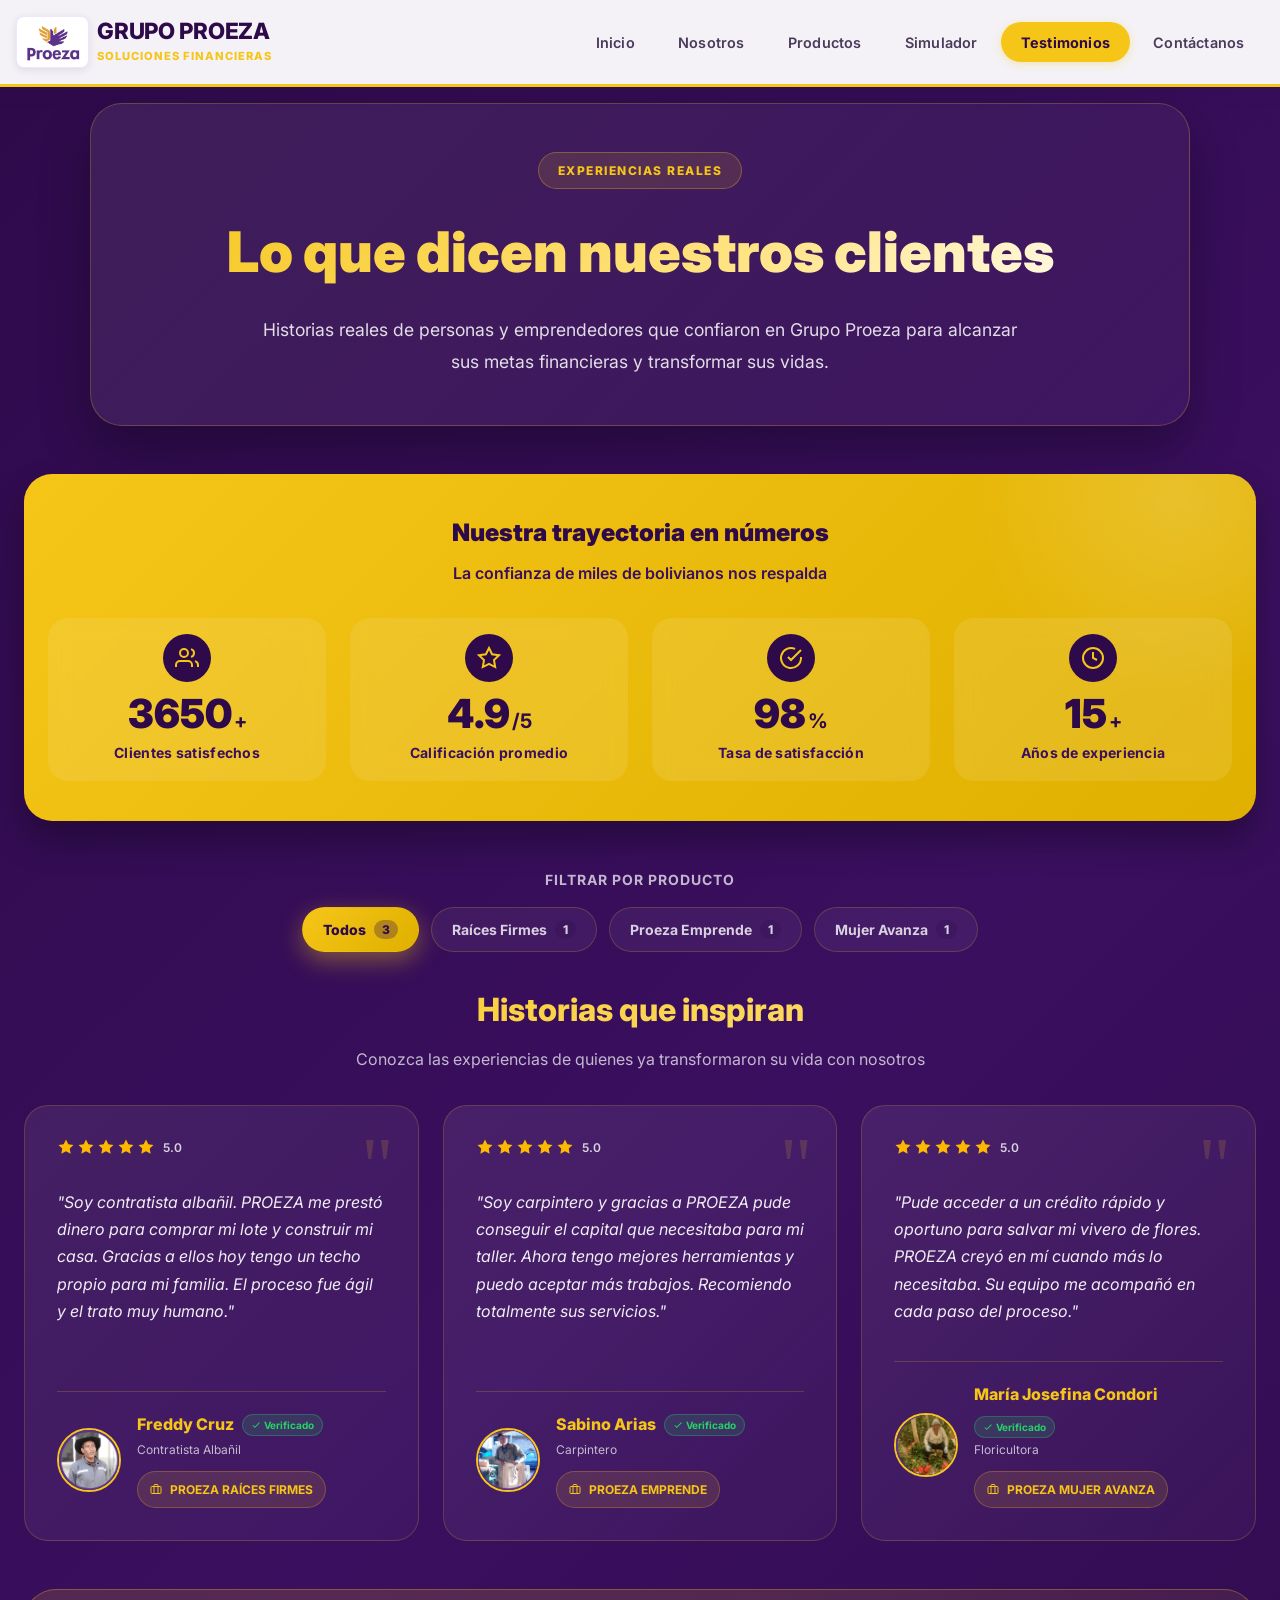
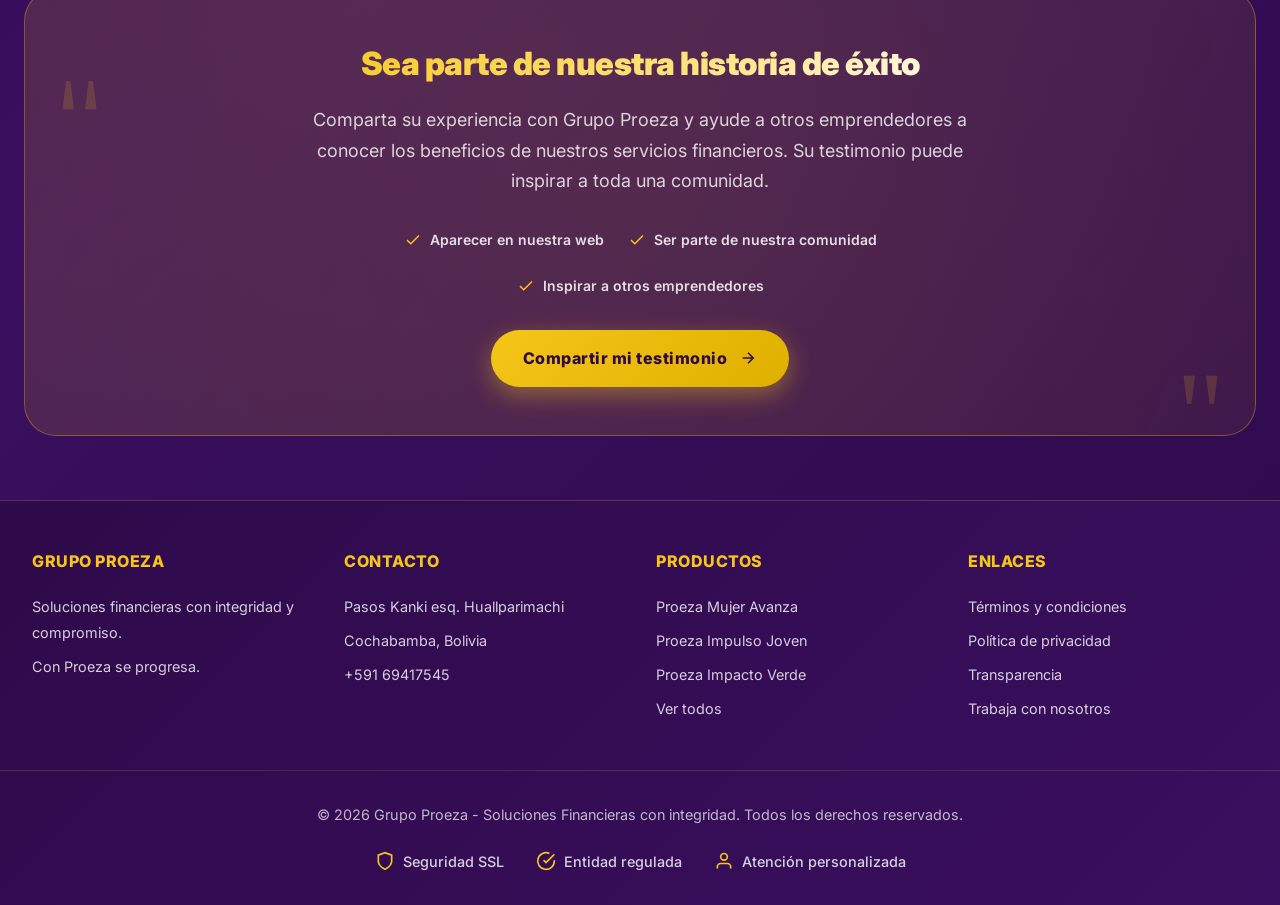
<file: proeza_html5/testimonios.html>
<!DOCTYPE html>
<html lang="es">
<head>
    <meta charset="UTF-8">
    <meta name="viewport" content="width=device-width, initial-scale=1.0">
    <meta name="description" content="Testimonios reales de clientes de Grupo Proeza. Conozca las experiencias de emprendedores bolivianos que confiaron en nuestros servicios financieros.">
    <meta name="keywords" content="testimonios, opiniones, reseñas, Grupo Proeza, créditos Bolivia, préstamos confiables">
    <meta name="author" content="Grupo Proeza">
    <meta name="theme-color" content="#2E0A4A">
    
    <!-- Open Graph -->
    <meta property="og:type" content="website">
    <meta property="og:title" content="Testimonios Reales | Grupo Proeza">
    <meta property="og:description" content="Historias reales de emprendedores bolivianos que confiaron en Grupo Proeza.">
    <meta property="og:image" content="https://proezagit-miqdpnnwmtkhorvp9fdxeh.streamlit.app/testimonios-og.jpg">
    
    <!-- Twitter -->
    <meta property="twitter:card" content="summary_large_image">
    <meta property="twitter:title" content="Testimonios Reales | Grupo Proeza">
    <meta property="twitter:description" content="Historias reales de emprendedores bolivianos que confiaron en Grupo Proeza.">
    
    <!-- Favicon -->
    <link rel="icon" type="image/png" href="../assets/logo.png">
    
    <!-- Preconnect -->
    <link rel="preconnect" href="https://fonts.googleapis.com">
    <link rel="preconnect" href="https://fonts.gstatic.com" crossorigin>
    <link href="https://fonts.googleapis.com/css2?family=Inter:wght@400;600;700;800;900&display=swap" rel="stylesheet">
    
    <title>Testimonios Reales | Grupo Proeza - Historias de Emprendedores</title>
    
    <!-- Schema.org - Solo testimonios reales verificados -->
    <script type="application/ld+json">
    {
      "@context": "https://schema.org",
      "@type": "FinancialService",
      "name": "Grupo Proeza",
      "image": "https://proezagit-miqdpnnwmtkhorvp9fdxeh.streamlit.app/logo.png",
      "url": "https://proezagit-miqdpnnwmtkhorvp9fdxeh.streamlit.app/",
      "telephone": "+59169417545",
      "address": {
        "@type": "PostalAddress",
        "streetAddress": "Calle Pasos Kanki esq. Huallparimachi",
        "addressLocality": "Cochabamba",
        "addressCountry": "BO"
      },
      "review": [
        {
          "@type": "Review",
          "author": {
            "@type": "Person",
            "name": "Freddy Cruz"
          },
          "reviewBody": "Soy contratista albañil. PROEZA me prestó dinero para comprar mi lote y construir mi casa. Gracias a ellos hoy tengo un techo propio para mi familia. El proceso fue ágil y el trato muy humano.",
          "reviewRating": {
            "@type": "Rating",
            "ratingValue": "5",
            "bestRating": "5"
          }
        },
        {
          "@type": "Review",
          "author": {
            "@type": "Person",
            "name": "Sabino Arias"
          },
          "reviewBody": "Soy carpintero y gracias a PROEZA pude conseguir el capital que necesitaba para mi taller. Ahora tengo mejores herramientas y puedo aceptar más trabajos. Recomiendo totalmente sus servicios.",
          "reviewRating": {
            "@type": "Rating",
            "ratingValue": "5",
            "bestRating": "5"
          }
        },
        {
          "@type": "Review",
          "author": {
            "@type": "Person",
            "name": "María Josefina Condori"
          },
          "reviewBody": "Pude acceder a un crédito rápido y oportuno para salvar mi vivero de flores. PROEZA creyó en mí cuando más lo necesitaba. Su equipo me acompañó en cada paso del proceso.",
          "reviewRating": {
            "@type": "Rating",
            "ratingValue": "5",
            "bestRating": "5"
          }
        }
      ]
    }
    </script>
    
    <style>
        /* ============================================
           DESIGN TOKENS
           ============================================ */
        :root {
            --color-primary-dark: #2E0A4A;
            --color-primary: #3A0F5F;
            --color-primary-light: #4A1570;
            
            --color-accent: #F5C518;
            --color-accent-light: #FFE484;
            --color-accent-dark: #E0B000;
            
            --color-white: #FFFFFF;
            --color-gray-50: rgba(255, 255, 255, 0.95);
            --color-gray-100: rgba(255, 255, 255, 0.92);
            --color-gray-200: rgba(255, 255, 255, 0.85);
            --color-gray-300: rgba(255, 255, 255, 0.80);
            --color-gray-400: rgba(255, 255, 255, 0.70);
            --color-gray-500: rgba(255, 255, 255, 0.60);
            
            --color-success: #25D366;
            --color-star: #FFB800;
            
            --font-family-primary: 'Inter', system-ui, -apple-system, 'Segoe UI', Roboto, sans-serif;
            --font-size-xs: 0.75rem;
            --font-size-sm: 0.875rem;
            --font-size-base: 1rem;
            --font-size-lg: 1.125rem;
            --font-size-xl: 1.25rem;
            --font-size-2xl: 1.5rem;
            --font-size-3xl: 2rem;
            --font-size-4xl: 2.5rem;
            --font-size-5xl: 3rem;
            
            --spacing-1: 0.25rem;
            --spacing-2: 0.5rem;
            --spacing-3: 0.75rem;
            --spacing-4: 1rem;
            --spacing-5: 1.25rem;
            --spacing-6: 1.5rem;
            --spacing-8: 2rem;
            --spacing-10: 2.5rem;
            --spacing-12: 3rem;
            --spacing-16: 4rem;
            
            --radius-sm: 8px;
            --radius-md: 12px;
            --radius-lg: 20px;
            --radius-xl: 24px;
            --radius-2xl: 28px;
            --radius-3xl: 32px;
            --radius-full: 999px;
            
            --shadow-sm: 0 2px 8px rgba(0, 0, 0, 0.15);
            --shadow-md: 0 8px 20px rgba(0, 0, 0, 0.25);
            --shadow-lg: 0 20px 35px rgba(0, 0, 0, 0.3);
            --shadow-xl: 0 25px 50px rgba(0, 0, 0, 0.35);
            --shadow-accent: 0 8px 25px rgba(245, 197, 24, 0.4);
            
            --transition-fast: 0.15s ease;
            --transition-base: 0.3s ease;
            --transition-slow: 0.5s ease;
        }
        
        /* ============================================
           RESET Y BASE
           ============================================ */
        * {
            margin: 0;
            padding: 0;
            box-sizing: border-box;
        }
        
        html {
            scroll-behavior: smooth;
        }
        
        body {
            background: linear-gradient(135deg, var(--color-primary-dark) 0%, var(--color-primary) 50%, var(--color-primary-dark) 100%);
            font-family: var(--font-family-primary);
            color: var(--color-gray-100);
            line-height: 1.6;
            min-height: 100vh;
            -webkit-font-smoothing: antialiased;
            -moz-osx-font-smoothing: grayscale;
        }
        
        *:focus-visible {
            outline: 2px solid var(--color-accent);
            outline-offset: 2px;
            border-radius: var(--radius-sm);
        }
        
        .container {
            max-width: 1280px;
            margin: 0 auto;
            padding: 0 var(--spacing-6);
        }
        
        /* ============================================
           HERO SECTION - IGUALADO A CONTÁCTANOS
           ============================================ */
        .hero-premium {
            text-align: center;
            margin: 1rem auto 3rem auto;
            padding: 3rem 2rem;
            max-width: 1100px;
            border-radius: 32px;
            background: linear-gradient(135deg, rgba(255,255,255,0.08) 0%, rgba(255,255,255,0.03) 100%);
            backdrop-filter: blur(12px);
            -webkit-backdrop-filter: blur(12px);
            border: 1px solid rgba(245,197,24,0.25);
            box-shadow: 0 25px 50px rgba(0,0,0,0.3);
        }
        
        .badge-premium {
            display: inline-block;
            color: #F5C518;
            background: rgba(245,197,24,0.12);
            border: 1px solid rgba(245,197,24,0.3);
            padding: 0.5rem 1.2rem;
            border-radius: 999px;
            font-size: 0.75rem;
            font-weight: 800;
            text-transform: uppercase;
            letter-spacing: 1.5px;
            margin-bottom: 1.2rem;
        }
        
        .hero-premium h1 {
            background: linear-gradient(135deg, #F5C518 0%, #FFE484 60%, #FFFFFF 100%);
            -webkit-background-clip: text;
            -webkit-text-fill-color: transparent;
            background-clip: text;
            font-size: 3.5rem;
            font-weight: 900;
            margin: 0 0 1rem 0;
        }
        
        .hero-premium p {
            color: rgba(255,255,255,0.85);
            font-size: 1.1rem;
            max-width: 760px;
            margin: 0 auto;
            line-height: 1.8;
        }
        
        /* ============================================
           SECCIÓN DE ESTADÍSTICAS DE CONFIANZA
           ============================================ */
        .trust-stats {
            background: linear-gradient(135deg, var(--color-accent) 0%, var(--color-accent-dark) 100%);
            border-radius: var(--radius-2xl);
            padding: var(--spacing-10) var(--spacing-6);
            margin: var(--spacing-12) 0;
            box-shadow: var(--shadow-lg);
            position: relative;
            overflow: hidden;
        }
        
        .trust-stats::before {
            content: '';
            position: absolute;
            top: -50%;
            right: -10%;
            width: 400px;
            height: 400px;
            background: radial-gradient(circle, rgba(255,255,255,0.15) 0%, transparent 70%);
            pointer-events: none;
        }
        
        .trust-stats-header {
            text-align: center;
            margin-bottom: var(--spacing-8);
            position: relative;
            z-index: 1;
        }
        
        .trust-stats-header h2 {
            color: var(--color-primary-dark);
            font-size: var(--font-size-2xl);
            font-weight: 900;
            margin-bottom: var(--spacing-2);
        }
        
        .trust-stats-header p {
            color: var(--color-primary);
            font-size: var(--font-size-base);
            font-weight: 600;
        }
        
        .stats-grid {
            display: grid;
            grid-template-columns: repeat(auto-fit, minmax(200px, 1fr));
            gap: var(--spacing-6);
            position: relative;
            z-index: 1;
        }
        
        .stat-item {
            text-align: center;
            padding: var(--spacing-4);
            border-radius: var(--radius-lg);
            background: rgba(255, 255, 255, 0.1);
            backdrop-filter: blur(10px);
            -webkit-backdrop-filter: blur(10px);
            transition: transform var(--transition-base);
        }
        
        .stat-item:hover {
            transform: translateY(-4px);
            background: rgba(255, 255, 255, 0.15);
        }
        
        .stat-icon {
            width: 48px;
            height: 48px;
            margin: 0 auto var(--spacing-3);
            background: var(--color-primary-dark);
            border-radius: 50%;
            display: flex;
            align-items: center;
            justify-content: center;
            color: var(--color-accent);
        }
        
        .stat-icon svg {
            width: 24px;
            height: 24px;
        }
        
        .stat-number {
            font-size: var(--font-size-4xl);
            font-weight: 900;
            color: var(--color-primary-dark);
            line-height: 1;
            margin-bottom: var(--spacing-2);
            display: flex;
            align-items: baseline;
            justify-content: center;
            gap: 2px;
        }
        
        .stat-suffix {
            font-size: var(--font-size-xl);
            font-weight: 700;
        }
        
        .stat-label {
            color: var(--color-primary);
            font-size: var(--font-size-sm);
            font-weight: 700;
            letter-spacing: 0.3px;
        }
        
        /* ============================================
           FILTROS POR PRODUCTO
           ============================================ */
        .filters-section {
            margin: var(--spacing-10) 0 var(--spacing-8);
            text-align: center;
        }
        
        .filters-title {
            font-size: var(--font-size-sm);
            color: var(--color-gray-400);
            margin-bottom: var(--spacing-4);
            text-transform: uppercase;
            letter-spacing: 1px;
            font-weight: 700;
        }
        
        .filters-container {
            display: flex;
            flex-wrap: wrap;
            justify-content: center;
            gap: var(--spacing-3);
        }
        
        .filter-btn {
            background: rgba(255, 255, 255, 0.05);
            border: 1px solid rgba(245, 197, 24, 0.2);
            border-radius: var(--radius-full);
            padding: var(--spacing-3) var(--spacing-5);
            font-weight: 700;
            font-size: var(--font-size-sm);
            color: var(--color-gray-300);
            cursor: pointer;
            transition: all var(--transition-fast);
            font-family: inherit;
            display: inline-flex;
            align-items: center;
            gap: var(--spacing-2);
        }
        
        .filter-btn:hover {
            background: rgba(255, 255, 255, 0.1);
            border-color: rgba(245, 197, 24, 0.4);
            transform: translateY(-2px);
        }
        
        .filter-btn.active {
            background: linear-gradient(135deg, var(--color-accent) 0%, var(--color-accent-dark) 100%);
            color: var(--color-primary-dark);
            border-color: transparent;
            font-weight: 800;
            box-shadow: var(--shadow-accent);
        }
        
        .filter-count {
            background: rgba(46, 10, 74, 0.2);
            color: inherit;
            padding: 2px 8px;
            border-radius: var(--radius-full);
            font-size: var(--font-size-xs);
            font-weight: 800;
        }
        
        .filter-btn.active .filter-count {
            background: rgba(46, 10, 74, 0.3);
        }
        
        /* ============================================
           TÍTULO DE SECCIÓN
           ============================================ */
        .section-title {
            font-size: var(--font-size-3xl);
            font-weight: 800;
            text-align: center;
            background: linear-gradient(135deg, var(--color-accent) 0%, var(--color-accent-light) 100%);
            -webkit-background-clip: text;
            background-clip: text;
            -webkit-text-fill-color: transparent;
            margin: var(--spacing-6) 0 var(--spacing-3);
        }
        
        .section-subtitle {
            text-align: center;
            color: var(--color-gray-400);
            margin-bottom: var(--spacing-8);
            font-size: var(--font-size-base);
        }
        
        /* ============================================
           GRID DE TESTIMONIOS
           ============================================ */
        .testimonials-grid {
            display: grid;
            grid-template-columns: repeat(auto-fill, minmax(340px, 1fr));
            gap: var(--spacing-6);
            margin: var(--spacing-8) 0;
        }
        
        .testimonial-card {
            background: linear-gradient(135deg, rgba(255,255,255,0.08) 0%, rgba(255,255,255,0.03) 100%);
            backdrop-filter: blur(12px);
            -webkit-backdrop-filter: blur(12px);
            border-radius: var(--radius-xl);
            padding: var(--spacing-8);
            transition: all var(--transition-base);
            border: 1px solid rgba(245, 197, 24, 0.2);
            height: 100%;
            display: flex;
            flex-direction: column;
            position: relative;
            opacity: 0;
            transform: translateY(20px);
        }
        
        .testimonial-card.visible {
            opacity: 1;
            transform: translateY(0);
        }
        
        .testimonial-card:hover {
            transform: translateY(-6px);
            border-color: var(--color-accent);
            box-shadow: var(--shadow-lg);
            background: rgba(255, 255, 255, 0.12);
        }
        
        .quote-icon {
            position: absolute;
            top: 20px;
            right: 24px;
            font-size: 80px;
            color: var(--color-accent);
            opacity: 0.15;
            font-family: Georgia, serif;
            line-height: 1;
            pointer-events: none;
        }
        
        .rating-container {
            display: flex;
            align-items: center;
            gap: var(--spacing-2);
            margin-bottom: var(--spacing-4);
        }
        
        .stars {
            display: flex;
            gap: 2px;
        }
        
        .star {
            width: 18px;
            height: 18px;
            color: var(--color-star);
            fill: var(--color-star);
        }
        
        .rating-text {
            color: var(--color-gray-300);
            font-size: var(--font-size-xs);
            font-weight: 600;
        }
        
        .testimonial-text {
            color: var(--color-gray-100);
            font-size: var(--font-size-base);
            line-height: 1.7;
            margin: var(--spacing-4) 0;
            font-style: italic;
            flex-grow: 1;
            position: relative;
            z-index: 1;
        }
        
        .testimonial-author {
            display: flex;
            align-items: center;
            gap: var(--spacing-4);
            margin-top: var(--spacing-5);
            padding-top: var(--spacing-5);
            border-top: 1px solid rgba(245, 197, 24, 0.2);
        }
        
        .testimonial-avatar {
            width: 64px;
            height: 64px;
            border-radius: 50%;
            object-fit: cover;
            border: 2px solid var(--color-accent);
            flex-shrink: 0;
            background: linear-gradient(135deg, var(--color-primary-light) 0%, var(--color-primary) 100%);
        }
        
        .testimonial-avatar-placeholder {
            width: 64px;
            height: 64px;
            border-radius: 50%;
            background: linear-gradient(135deg, var(--color-primary-light) 0%, var(--color-primary) 100%);
            display: flex;
            align-items: center;
            justify-content: center;
            color: var(--color-accent);
            font-size: var(--font-size-xl);
            font-weight: 800;
            border: 2px solid var(--color-accent);
            flex-shrink: 0;
        }
        
        .author-info {
            flex: 1;
            min-width: 0;
        }
        
        .author-name-row {
            display: flex;
            align-items: center;
            gap: var(--spacing-2);
            flex-wrap: wrap;
        }
        
        .author-name {
            font-weight: 800;
            color: var(--color-accent);
            font-size: var(--font-size-base);
        }
        
        .verified-badge {
            display: inline-flex;
            align-items: center;
            gap: 3px;
            background: rgba(37, 211, 102, 0.15);
            color: var(--color-success);
            padding: 2px 8px;
            border-radius: var(--radius-full);
            font-size: 10px;
            font-weight: 700;
            border: 1px solid rgba(37, 211, 102, 0.3);
        }
        
        .verified-badge svg {
            width: 10px;
            height: 10px;
        }
        
        .author-role {
            color: var(--color-gray-400);
            font-size: var(--font-size-xs);
            margin-top: 2px;
        }
        
        .product-badge {
            display: inline-flex;
            align-items: center;
            gap: var(--spacing-2);
            background: rgba(245, 197, 24, 0.12);
            color: var(--color-accent);
            font-size: var(--font-size-xs);
            padding: var(--spacing-2) var(--spacing-3);
            border-radius: var(--radius-full);
            margin-top: var(--spacing-3);
            border: 1px solid rgba(245, 197, 24, 0.25);
            font-weight: 700;
            width: fit-content;
        }
        
        .product-badge svg {
            width: 12px;
            height: 12px;
        }
        
        /* ============================================
           CTA COMPARTIR TESTIMONIO
           ============================================ */
        .cta-testimonial {
            background: linear-gradient(135deg, rgba(245, 197, 24, 0.12) 0%, rgba(245, 197, 24, 0.05) 100%);
            backdrop-filter: blur(12px);
            -webkit-backdrop-filter: blur(12px);
            border-radius: var(--radius-3xl);
            padding: var(--spacing-12) var(--spacing-6);
            margin: var(--spacing-12) 0 var(--spacing-8);
            text-align: center;
            border: 1px solid rgba(245, 197, 24, 0.35);
            position: relative;
            overflow: hidden;
        }
        
        .cta-testimonial::before {
            content: '';
            position: absolute;
            top: -50%;
            left: -50%;
            width: 200%;
            height: 200%;
            background: radial-gradient(circle, rgba(245, 197, 24, 0.08) 0%, transparent 70%);
            animation: pulse-bg 15s ease-in-out infinite;
            pointer-events: none;
        }
        
        @keyframes pulse-bg {
            0%, 100% { transform: scale(1); opacity: 0.3; }
            50% { transform: scale(1.2); opacity: 0.6; }
        }
        
        .cta-testimonial-content {
            position: relative;
            z-index: 1;
            max-width: 700px;
            margin: 0 auto;
        }
        
        .cta-quote-left,
        .cta-quote-right {
            position: absolute;
            font-size: 120px;
            color: var(--color-accent);
            opacity: 0.15;
            font-family: Georgia, serif;
            line-height: 1;
            pointer-events: none;
        }
        
        .cta-quote-left {
            top: 20px;
            left: 30px;
            transform: rotate(180deg);
        }
        
        .cta-quote-right {
            bottom: -40px;
            right: 30px;
        }
        
        .cta-testimonial h3 {
            background: linear-gradient(135deg, var(--color-accent) 0%, var(--color-accent-light) 60%, var(--color-white) 100%);
            -webkit-background-clip: text;
            background-clip: text;
            -webkit-text-fill-color: transparent;
            font-size: var(--font-size-3xl);
            font-weight: 900;
            margin-bottom: var(--spacing-4);
            letter-spacing: -0.5px;
        }
        
        .cta-testimonial p {
            color: var(--color-gray-300);
            font-size: var(--font-size-lg);
            line-height: 1.7;
            margin-bottom: var(--spacing-8);
        }
        
        .cta-benefits {
            display: flex;
            justify-content: center;
            gap: var(--spacing-6);
            flex-wrap: wrap;
            margin-bottom: var(--spacing-8);
        }
        
        .cta-benefit {
            display: flex;
            align-items: center;
            gap: var(--spacing-2);
            color: var(--color-gray-200);
            font-size: var(--font-size-sm);
            font-weight: 600;
        }
        
        .cta-benefit svg {
            width: 18px;
            height: 18px;
            color: var(--color-accent);
        }
        
        .btn-premium {
            display: inline-flex;
            align-items: center;
            gap: var(--spacing-3);
            background: linear-gradient(135deg, var(--color-accent) 0%, var(--color-accent-dark) 100%);
            color: var(--color-primary-dark) !important;
            border-radius: 60px;
            font-weight: 800;
            padding: var(--spacing-4) var(--spacing-8);
            text-align: center;
            cursor: pointer;
            transition: all var(--transition-base);
            box-shadow: var(--shadow-accent);
            text-decoration: none;
            font-size: var(--font-size-base);
            letter-spacing: 0.5px;
            border: none;
            font-family: inherit;
        }
        
        .btn-premium:hover {
            transform: translateY(-3px);
            box-shadow: 0 12px 28px rgba(245, 197, 24, 0.5);
            background: linear-gradient(135deg, #FFD700 0%, var(--color-accent) 100%);
        }
        
        .btn-premium svg {
            width: 18px;
            height: 18px;
            transition: transform var(--transition-base);
        }
        
        .btn-premium:hover svg {
            transform: translateX(4px);
        }
        
        /* ============================================
           RESPONSIVE
           ============================================ */
        @media (max-width: 1024px) {
            .hero-premium h1 {
                font-size: 2.5rem;
            }
            
            .testimonials-grid {
                grid-template-columns: repeat(auto-fill, minmax(300px, 1fr));
            }
        }
        
        @media (max-width: 768px) {
            .container {
                padding: 0 var(--spacing-4);
            }
            
            .hero-premium {
                padding: 2rem 1.5rem;
            }
            
            .hero-premium h1 {
                font-size: 2.2rem;
            }
            
            .hero-premium p {
                font-size: var(--font-size-base);
            }
            
            .section-title {
                font-size: var(--font-size-xl);
            }
            
            .trust-stats {
                padding: var(--spacing-6) var(--spacing-4);
            }
            
            .stats-grid {
                grid-template-columns: repeat(2, 1fr);
                gap: var(--spacing-3);
            }
            
            .stat-item {
                padding: var(--spacing-4) var(--spacing-3);
            }
            
            .filters-container {
                gap: var(--spacing-2);
            }
            
            .filter-btn {
                padding: var(--spacing-2) var(--spacing-3);
                font-size: var(--font-size-xs);
            }
            
            .testimonials-grid {
                grid-template-columns: 1fr;
                gap: var(--spacing-4);
            }
            
            .testimonial-card {
                padding: var(--spacing-6);
            }
            
            .cta-testimonial {
                padding: var(--spacing-8) var(--spacing-4);
            }
            
            .cta-testimonial h3 {
                font-size: var(--font-size-xl);
            }
            
            .cta-benefits {
                flex-direction: column;
                gap: var(--spacing-3);
            }
        }
        
        @media (max-width: 480px) {
            .hero-premium h1 {
                font-size: 1.8rem;
            }
            
            .stats-grid {
                grid-template-columns: 1fr;
            }
            
            .testimonial-author {
                flex-direction: column;
                text-align: center;
            }
            
            .author-name-row {
                justify-content: center;
            }
        }

        /* ============================================
           ANIMACIONES
           ============================================ */
        @keyframes pageEnter {
    from { 
        opacity: 0;
        transform: translateY(4px);
    }
    to { 
        opacity: 1;
        transform: translateY(0);
    }
}
    </style>
</head>
<body style="opacity: 0; animation: pageEnter 0.2s cubic-bezier(0.4, 0, 0.2, 1) forwards;">

<!-- ============================================
     CONTENEDOR DEL NAVBAR (Inyectado por navbar.js)
     ============================================ -->
<div id="navbar-container"></div>

<!-- ============================================
     CONTENIDO PRINCIPAL DE LA PÁGINA
     ============================================ -->
<main>
    <div class="container">
        <!-- Hero Section -->
        <section class="hero-premium" aria-labelledby="hero-title">
            <div class="badge-premium">Experiencias reales</div>
            <h1 id="hero-title">Lo que dicen nuestros clientes</h1>
            <p>Historias reales de personas y emprendedores que confiaron en Grupo Proeza para alcanzar sus metas financieras y transformar sus vidas.</p>
        </section>

        <!-- Estadísticas de Confianza -->
        <section class="trust-stats" aria-labelledby="trust-title">
            <div class="trust-stats-header">
                <h2 id="trust-title">Nuestra trayectoria en números</h2>
                <p>La confianza de miles de bolivianos nos respalda</p>
            </div>
            
            <div class="stats-grid">
                <div class="stat-item">
                    <div class="stat-icon" aria-hidden="true">
                        <svg viewBox="0 0 24 24" fill="none" stroke="currentColor" stroke-width="2">
                            <path d="M17 21v-2a4 4 0 0 0-4-4H5a4 4 0 0 0-4 4v2"></path>
                            <circle cx="9" cy="7" r="4"></circle>
                            <path d="M23 21v-2a4 4 0 0 0-3-3.87"></path>
                            <path d="M16 3.13a4 4 0 0 1 0 7.75"></path>
                        </svg>
                    </div>
                    <div class="stat-number" data-target="3650">
                        <span class="counter">3650</span><span class="stat-suffix">+</span>
                    </div>
                    <div class="stat-label">Clientes satisfechos</div>
                </div>
                
                <div class="stat-item">
                    <div class="stat-icon" aria-hidden="true">
                        <svg viewBox="0 0 24 24" fill="none" stroke="currentColor" stroke-width="2">
                            <polygon points="12 2 15.09 8.26 22 9.27 17 14.14 18.18 21.02 12 17.77 5.82 21.02 7 14.14 2 9.27 8.91 8.26 12 2"></polygon>
                        </svg>
                    </div>
                    <div class="stat-number">
                        <span class="counter" data-decimal="true">4.9</span><span class="stat-suffix">/5</span>
                    </div>
                    <div class="stat-label">Calificación promedio</div>
                </div>
                
                <div class="stat-item">
                    <div class="stat-icon" aria-hidden="true">
                        <svg viewBox="0 0 24 24" fill="none" stroke="currentColor" stroke-width="2">
                            <path d="M22 11.08V12a10 10 0 1 1-5.93-9.14"></path>
                            <polyline points="22 4 12 14.01 9 11.01"></polyline>
                        </svg>
                    </div>
                    <div class="stat-number">
                        <span class="counter">98</span><span class="stat-suffix">%</span>
                    </div>
                    <div class="stat-label">Tasa de satisfacción</div>
                </div>
                
                <div class="stat-item">
                    <div class="stat-icon" aria-hidden="true">
                        <svg viewBox="0 0 24 24" fill="none" stroke="currentColor" stroke-width="2">
                            <circle cx="12" cy="12" r="10"></circle>
                            <polyline points="12 6 12 12 16 14"></polyline>
                        </svg>
                    </div>
                    <div class="stat-number">
                        <span class="counter">15</span><span class="stat-suffix">+</span>
                    </div>
                    <div class="stat-label">Años de experiencia</div>
                </div>
            </div>
        </section>

        <!-- Filtros -->
        <section class="filters-section" aria-labelledby="filters-title">
            <div class="filters-title" id="filters-title">Filtrar por producto</div>
            <div class="filters-container" role="tablist" aria-label="Filtros de testimonios">
                <button class="filter-btn active" role="tab" aria-selected="true" data-filter="all">
                    Todos <span class="filter-count">3</span>
                </button>
                <button class="filter-btn" role="tab" aria-selected="false" data-filter="raices-firmes">
                    Raíces Firmes <span class="filter-count">1</span>
                </button>
                <button class="filter-btn" role="tab" aria-selected="false" data-filter="emprende">
                    Proeza Emprende <span class="filter-count">1</span>
                </button>
                <button class="filter-btn" role="tab" aria-selected="false" data-filter="mujer-avanza">
                    Mujer Avanza <span class="filter-count">1</span>
                </button>
            </div>
        </section>

        <!-- Grid de Testimonios -->
        <section aria-labelledby="testimonials-title">
            <h2 class="section-title" id="testimonials-title">Historias que inspiran</h2>
            <p class="section-subtitle">Conozca las experiencias de quienes ya transformaron su vida con nosotros</p>
            
            <div class="testimonials-grid" id="testimonialsGrid">
                <!-- Los testimonios se generan dinámicamente con JavaScript -->
            </div>
        </section>

        <!-- CTA Compartir Testimonio -->
        <section class="cta-testimonial" aria-labelledby="cta-title">
            <div class="cta-quote-left" aria-hidden="true">"</div>
            <div class="cta-quote-right" aria-hidden="true">"</div>
            
            <div class="cta-testimonial-content">
                <h3 id="cta-title">Sea parte de nuestra historia de éxito</h3>
                <p>Comparta su experiencia con Grupo Proeza y ayude a otros emprendedores a conocer los beneficios de nuestros servicios financieros. Su testimonio puede inspirar a toda una comunidad.</p>
                
                <div class="cta-benefits">
                    <div class="cta-benefit">
                        <svg viewBox="0 0 24 24" fill="none" stroke="currentColor" stroke-width="2" aria-hidden="true">
                            <polyline points="20 6 9 17 4 12"></polyline>
                        </svg>
                        <span>Aparecer en nuestra web</span>
                    </div>
                    <div class="cta-benefit">
                        <svg viewBox="0 0 24 24" fill="none" stroke="currentColor" stroke-width="2" aria-hidden="true">
                            <polyline points="20 6 9 17 4 12"></polyline>
                        </svg>
                        <span>Ser parte de nuestra comunidad</span>
                    </div>
                    <div class="cta-benefit">
                        <svg viewBox="0 0 24 24" fill="none" stroke="currentColor" stroke-width="2" aria-hidden="true">
                            <polyline points="20 6 9 17 4 12"></polyline>
                        </svg>
                        <span>Inspirar a otros emprendedores</span>
                    </div>
                </div>
                
                <a href="https://docs.google.com/forms/d/e/1FAIpQLScy4NnTgsEOmKCc2NBAaxONJ-ZMa0UggRORMmuTYKmIn9kitA/viewform?usp=dialog" 
                   target="_blank" 
                   rel="noopener noreferrer" 
                   class="btn-premium">
                    Compartir mi testimonio
                    <svg viewBox="0 0 24 24" fill="none" stroke="currentColor" stroke-width="2" aria-hidden="true">
                        <line x1="5" y1="12" x2="19" y2="12"></line>
                        <polyline points="12 5 19 12 12 19"></polyline>
                    </svg>
                </a>
            </div>
        </section>
    </div>
</main>

<!-- ============================================
     CONTENEDOR DEL FOOTER (Inyectado por navbar.js)
     ============================================ -->
<div id="footer-container"></div>

<!-- ============================================
     SCRIPTS ESPECÍFICOS DE ESTA PÁGINA
     ============================================ -->
<script>
/**
 * ============================================================
 * MÓDULO: TESTIMONIOS - VERSIÓN ÉTICA Y REAL
 * Empresa: Grupo Proeza
 * Versión: 2.2.0
 * ============================================================
 */

const testimoniosData = [
    {
        id: 1,
        nombre: "Freddy Cruz",
        profesion: "Contratista Albañil",
        testimonio: "Soy contratista albañil. PROEZA me prestó dinero para comprar mi lote y construir mi casa. Gracias a ellos hoy tengo un techo propio para mi familia. El proceso fue ágil y el trato muy humano.",
        producto: "PROEZA RAÍCES FIRMES",
        productoKey: "raices-firmes",
        iniciales: "FC",
        imagen: "freddy_cruz.png",
        rating: 5,
        verificado: true
    },
    {
        id: 2,
        nombre: "Sabino Arias",
        profesion: "Carpintero",
        testimonio: "Soy carpintero y gracias a PROEZA pude conseguir el capital que necesitaba para mi taller. Ahora tengo mejores herramientas y puedo aceptar más trabajos. Recomiendo totalmente sus servicios.",
        producto: "PROEZA EMPRENDE",
        productoKey: "emprende",
        iniciales: "SA",
        imagen: "sabino_arias.png",
        rating: 5,
        verificado: true
    },
    {
        id: 3,
        nombre: "María Josefina Condori",
        profesion: "Floricultora",
        testimonio: "Pude acceder a un crédito rápido y oportuno para salvar mi vivero de flores. PROEZA creyó en mí cuando más lo necesitaba. Su equipo me acompañó en cada paso del proceso.",
        producto: "PROEZA MUJER AVANZA",
        productoKey: "mujer-avanza",
        iniciales: "MC",
        imagen: "maria_condori.png",
        rating: 5,
        verificado: true
    }
];

function renderStars(rating) {
    const fullStar = `<svg class="star" viewBox="0 0 24 24" aria-hidden="true">
        <polygon points="12 2 15.09 8.26 22 9.27 17 14.14 18.18 21.02 12 17.77 5.82 21.02 7 14.14 2 9.27 8.91 8.26 12 2"></polygon>
    </svg>`;
    
    let starsHtml = '';
    for (let i = 0; i < 5; i++) {
        starsHtml += fullStar;
    }
    return starsHtml;
}

function escapeHtml(text) {
    const div = document.createElement('div');
    div.textContent = text;
    return div.innerHTML;
}

function renderTestimonialCard(testimonio) {
    const safeName = escapeHtml(testimonio.nombre);
    const safeProfession = escapeHtml(testimonio.profesion);
    const safeTestimony = escapeHtml(testimonio.testimonio);
    const safeProduct = escapeHtml(testimonio.producto);
    
    const avatarHtml = testimonio.imagen 
        ? `<img src="../assets/${testimonio.imagen}" 
               alt="Foto de ${safeName}, ${safeProfession}" 
               class="testimonial-avatar"
               loading="lazy"
               onerror="this.outerHTML='<div class=\\'testimonial-avatar-placeholder\\' aria-hidden=\\'true\\'>${testimonio.iniciales}</div>'">`
        : `<div class="testimonial-avatar-placeholder" aria-hidden="true">${testimonio.iniciales}</div>`;
    
    const verifiedBadge = testimonio.verificado ? `
        <span class="verified-badge" title="Cliente verificado de Grupo Proeza">
            <svg viewBox="0 0 24 24" fill="currentColor" aria-hidden="true">
                <path d="M9 16.17L4.83 12l-1.42 1.41L9 19 21 7l-1.41-1.41z"></path>
            </svg>
            Verificado
        </span>
    ` : '';
    
    return `
        <article class="testimonial-card" 
                 data-product="${testimonio.productoKey}"
                 aria-labelledby="testimonial-${testimonio.id}">
            <div class="quote-icon" aria-hidden="true">"</div>
            
            <div class="rating-container" aria-label="Calificación: ${testimonio.rating} de 5 estrellas">
                <div class="stars" aria-hidden="true">
                    ${renderStars(testimonio.rating)}
                </div>
                <span class="rating-text">${testimonio.rating}.0</span>
            </div>
            
            <blockquote class="testimonial-text" id="testimonial-${testimonio.id}">
                "${safeTestimony}"
            </blockquote>
            
            <div class="testimonial-author">
                ${avatarHtml}
                <div class="author-info">
                    <div class="author-name-row">
                        <span class="author-name">${safeName}</span>
                        ${verifiedBadge}
                    </div>
                    <div class="author-role">${safeProfession}</div>
                    <div class="product-badge">
                        <svg viewBox="0 0 24 24" fill="none" stroke="currentColor" stroke-width="2" aria-hidden="true">
                            <rect x="2" y="7" width="20" height="14" rx="2" ry="2"></rect>
                            <path d="M16 21V5a2 2 0 0 0-2-2h-4a2 2 0 0 0-2 2v16"></path>
                        </svg>
                        ${safeProduct}
                    </div>
                </div>
            </div>
        </article>
    `;
}

function renderTestimonials(filter = 'all') {
    const grid = document.getElementById('testimonialsGrid');
    if (!grid) return;
    
    const filtered = filter === 'all' 
        ? testimoniosData 
        : testimoniosData.filter(t => t.productoKey === filter);
    
    if (filtered.length === 0) {
        grid.innerHTML = `
            <div style="grid-column: 1 / -1; text-align: center; padding: 3rem; color: var(--color-gray-400);">
                <p>No hay testimonios disponibles para este filtro.</p>
            </div>
        `;
        return;
    }
    
    grid.innerHTML = filtered.map(renderTestimonialCard).join('');
    observeTestimonials();
}

function observeTestimonials() {
    const cards = document.querySelectorAll('.testimonial-card');
    
    const observer = new IntersectionObserver((entries) => {
        entries.forEach((entry, index) => {
            if (entry.isIntersecting) {
                setTimeout(() => {
                    entry.target.classList.add('visible');
                }, index * 150);
                observer.unobserve(entry.target);
            }
        });
    }, {
        threshold: 0.1,
        rootMargin: '0px 0px -50px 0px'
    });
    
    cards.forEach(card => observer.observe(card));
}

function initFilters() {
    const filterButtons = document.querySelectorAll('.filter-btn');
    
    filterButtons.forEach(btn => {
        btn.addEventListener('click', () => {
            filterButtons.forEach(b => {
                b.classList.remove('active');
                b.setAttribute('aria-selected', 'false');
            });
            btn.classList.add('active');
            btn.setAttribute('aria-selected', 'true');
            
            const filter = btn.dataset.filter;
            renderTestimonials(filter);
        });
        
        btn.addEventListener('keydown', (e) => {
            const buttons = Array.from(filterButtons);
            const currentIndex = buttons.indexOf(btn);
            let newIndex = currentIndex;
            
            if (e.key === 'ArrowRight') {
                newIndex = (currentIndex + 1) % buttons.length;
                e.preventDefault();
            } else if (e.key === 'ArrowLeft') {
                newIndex = (currentIndex - 1 + buttons.length) % buttons.length;
                e.preventDefault();
            }
            
            if (newIndex !== currentIndex) {
                buttons[newIndex].focus();
                buttons[newIndex].click();
            }
        });
    });
}

document.addEventListener('DOMContentLoaded', () => {
    try {
        renderTestimonials('all');
        initFilters();
        
        console.log('✅ Sistema de testimonios inicializado correctamente');
        console.log(`📊 Total de testimonios reales cargados: ${testimoniosData.length}`);
    } catch (error) {
        console.error('❌ Error al inicializar testimonios:', error);
    }
});

if (typeof window !== 'undefined') {
    window.ProezaTestimonials = {
        renderTestimonials,
        testimoniosData
    };
}
</script>

<!-- ============================================
     SCRIPT QUE INYECTA NAVBAR Y FOOTER
     ============================================ -->
<script src="../components/navbar.js"></script>

</body>
</html>
</file>
